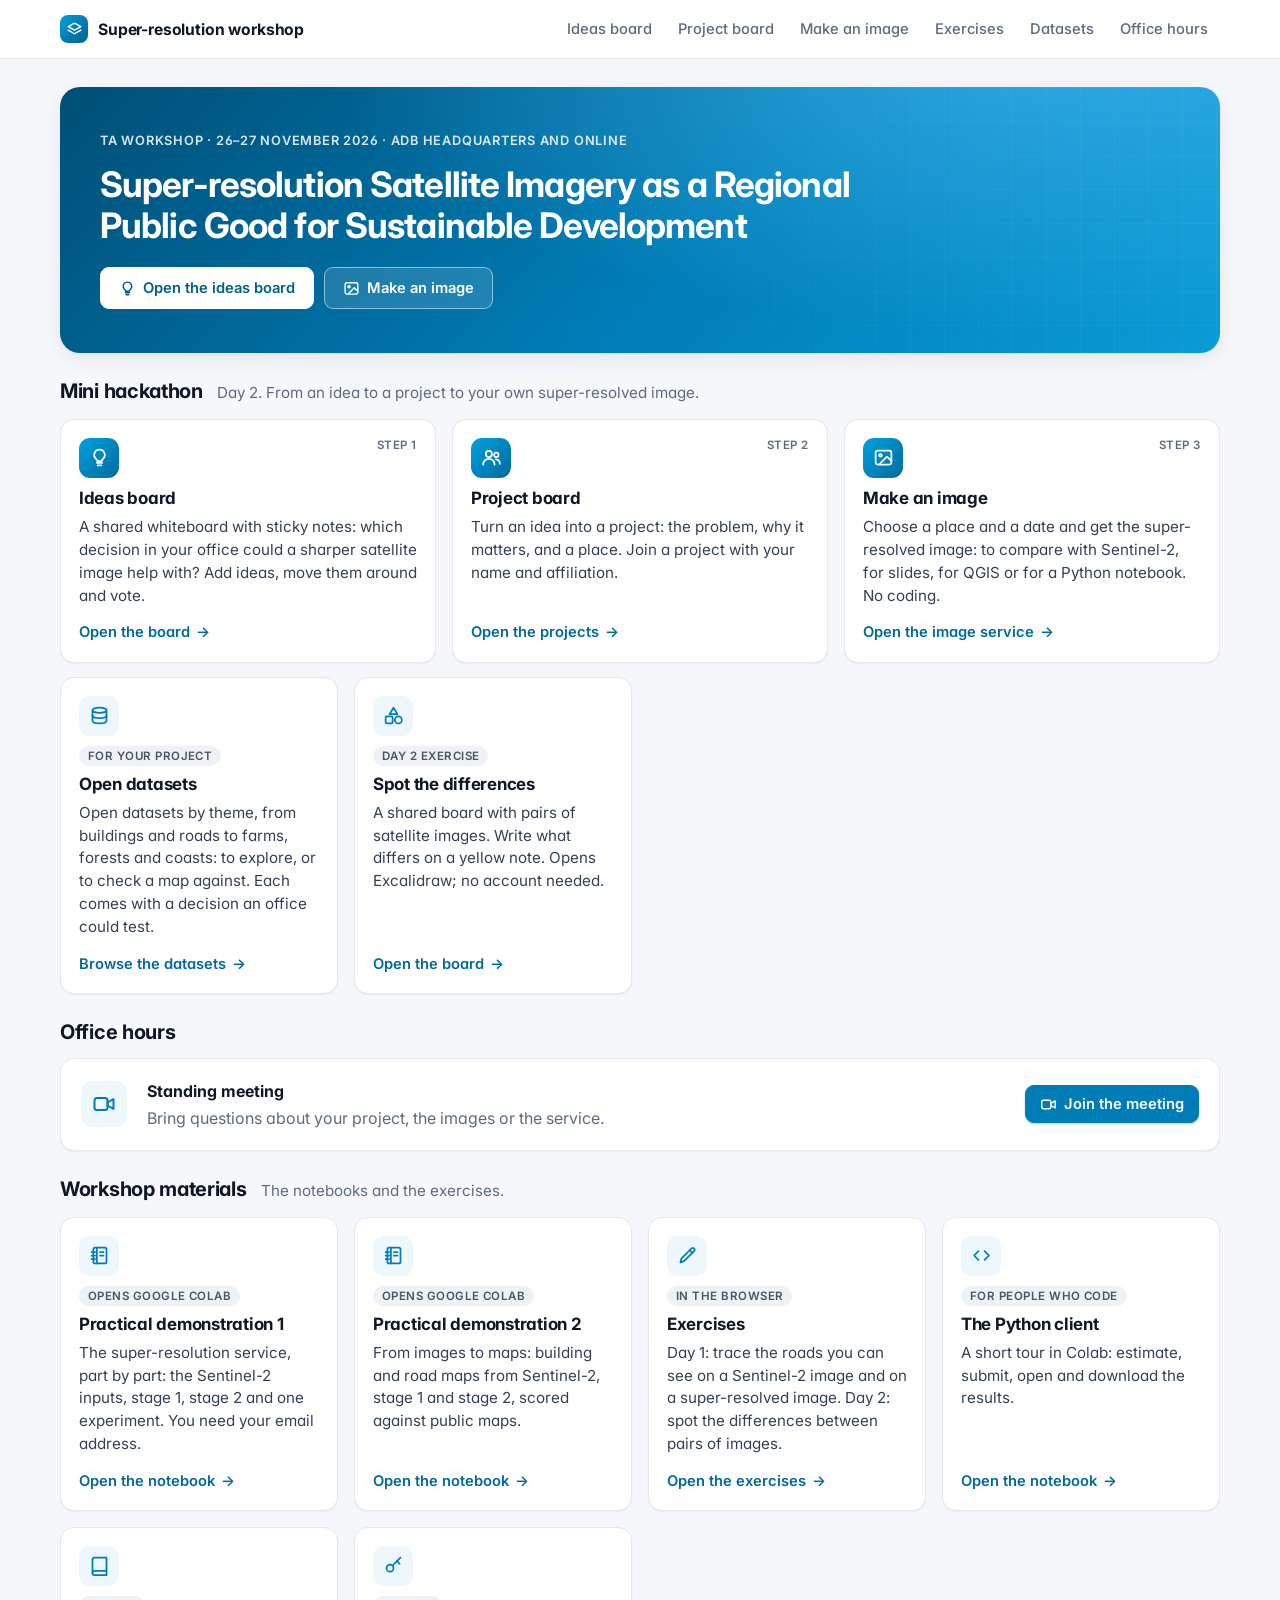
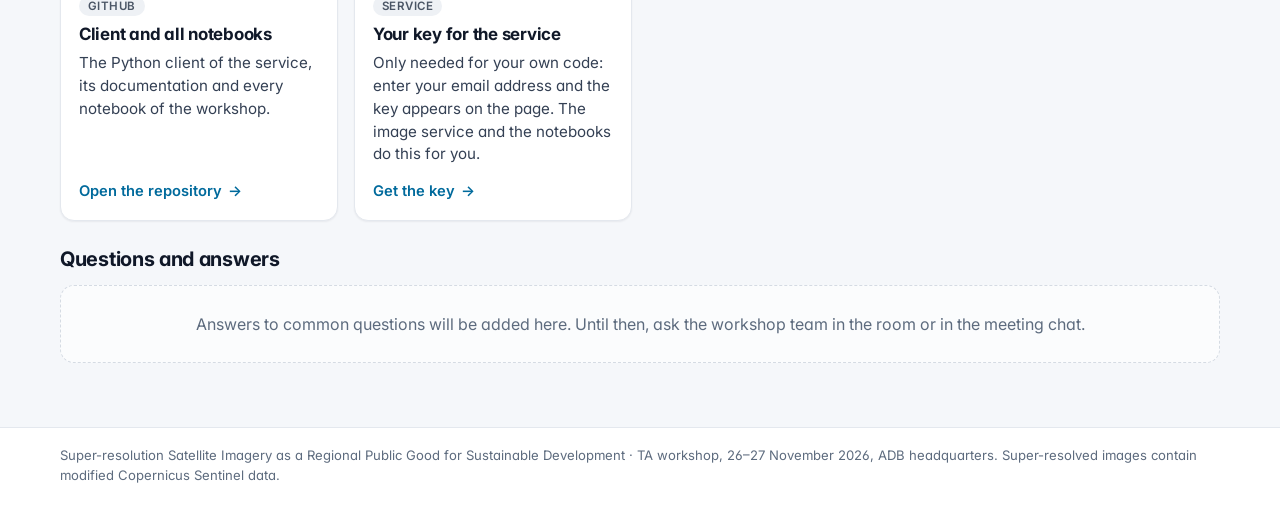
<file: index.html>
<!doctype html>
<html lang="en">
<head>
<meta charset="utf-8">
<meta name="viewport" content="width=device-width,initial-scale=1,viewport-fit=cover">
<title>Super-resolution Satellite Imagery as a Regional Public Good for Sustainable Development</title>
<meta name="description" content="Links for the workshop on super-resolution satellite imagery, 26–27 November 2026: ideas board, project board, image service, open datasets, notebooks, exercises and office hours.">
<link rel="icon" href="data:,">
<link rel="preconnect" href="https://fonts.googleapis.com">
<link rel="preconnect" href="https://fonts.gstatic.com" crossorigin>
<link rel="stylesheet" href="https://fonts.googleapis.com/css2?family=Inter:wght@400;500;600;700&display=swap">
<link rel="stylesheet" href="assets/site.css">
<style>
.hero { position: relative; overflow: hidden; border-radius: 20px; padding: 44px 40px; display: flex; flex-direction: column; gap: 14px; color: #fff;
  background: radial-gradient(1200px 500px at 85% -20%, rgba(87, 200, 255, .55), transparent 60%), linear-gradient(135deg, #004f76 0%, #007db7 55%, #0a9bd6 100%);
  box-shadow: var(--shadow-m); }
.hero::after { content: ""; position: absolute; inset: 0; pointer-events: none; opacity: .5;
  background-image: linear-gradient(rgba(255,255,255,.09) 1px, transparent 1px), linear-gradient(90deg, rgba(255,255,255,.09) 1px, transparent 1px);
  background-size: 34px 34px; mask-image: linear-gradient(100deg, transparent 35%, #000 100%); -webkit-mask-image: linear-gradient(100deg, transparent 35%, #000 100%); }
.hero > * { position: relative; z-index: 1; }
.hero .eyebrow, .hero .eyebrow b { color: rgba(255, 255, 255, .85); }
.hero h1 { color: #fff; font-size: 2.2rem; max-width: none; line-height: 1.15; }
.hero .row { margin-top: 8px; }
.hero .btn { border-color: rgba(255, 255, 255, .5); background: rgba(255, 255, 255, .12); color: #fff; box-shadow: none; min-height: 42px; padding: 9px 18px; }
.hero .btn:hover { background: rgba(255, 255, 255, .22); border-color: #fff; }
.hero .btn.go { background: #fff; color: var(--brand-dark); border-color: #fff; }
.hero .btn.go:hover { background: #eaf6fc; }
section { display: flex; flex-direction: column; gap: 14px; scroll-margin-top: 76px; }
.sec-head { display: flex; flex-wrap: wrap; align-items: baseline; gap: 4px 14px; }
.sec-head p { color: var(--muted); font-size: .95rem; }
#hackathon .tiles.steps-row { grid-template-columns: repeat(auto-fit, minmax(255px, 1fr)); counter-reset: st; }
.steps-row .tile::before { counter-increment: st; content: "Step " counter(st); position: absolute; top: 18px; right: 18px; font: 600 .72rem var(--head);
  letter-spacing: .05em; text-transform: uppercase; color: var(--muted); }
.oh { flex-direction: row; flex-wrap: wrap; align-items: center; gap: 16px 20px; }
.oh .icon { width: 46px; height: 46px; border-radius: 12px; background: var(--wash-soft); color: var(--brand); display: grid; place-items: center; flex: none; }
.oh .icon svg { width: 24px; height: 24px; }
.oh .txt { flex: 1 1 320px; display: flex; flex-direction: column; gap: 3px; }
@media (max-width: 640px) { .hero { padding: 28px 22px; border-radius: 16px; } .hero h1 { font-size: 1.5rem; } }
</style>
</head>
<body>
<header class="top" data-root="" data-page="home"></header>
<main class="wrap">
  <div class="hero">
    <div class="eyebrow">TA workshop · 26–27 November 2026 · ADB headquarters and online</div>
    <h1>Super-resolution Satellite Imagery as a Regional Public Good for Sustainable Development</h1>
    <div class="row">
      <a class="btn go" href="ideas/" data-keep><i data-icon="bulb"></i>Open the ideas board</a>
      <a class="btn" href="sr/"><i data-icon="image"></i>Make an image</a>
    </div>
  </div>

  <section id="hackathon">
    <div class="sec-head"><h2>Mini hackathon</h2><p>Day 2. From an idea to a project to your own super-resolved image.</p></div>
    <div class="tiles steps-row">
      <a class="tile main" href="ideas/" data-keep>
        <span class="icon"><i data-icon="bulb"></i></span>
        <h3>Ideas board</h3>
        <span>A shared whiteboard with sticky notes: which decision in your office could a sharper satellite image help with? Add ideas, move them around and vote.</span>
        <span class="go">Open the board</span>
      </a>
      <a class="tile main" href="projects/" data-keep>
        <span class="icon"><i data-icon="users"></i></span>
        <h3>Project board</h3>
        <span>Turn an idea into a project: the problem, why it matters, and a place. Join a project with your name and affiliation.</span>
        <span class="go">Open the projects</span>
      </a>
      <a class="tile main" href="sr/">
        <span class="icon"><i data-icon="image"></i></span>
        <h3>Make an image</h3>
        <span>Choose a place and a date and get the super-resolved image: to compare with Sentinel-2, for slides, for QGIS or for a Python notebook. No coding.</span>
        <span class="go">Open the image service</span>
      </a>
    </div>
    <div class="tiles">
      <a class="tile" href="datasets/">
        <span class="icon"><i data-icon="data"></i></span>
        <span class="tag grey">For your project</span>
        <h3>Open datasets</h3>
        <span>Open datasets by theme, from buildings and roads to farms, forests and coasts: to explore, or to check a map against. Each comes with a decision an office could test.</span>
        <span class="go">Browse the datasets</span>
      </a>
      <a class="tile" href="https://excalidraw.com/#room=3b9714d4aa1342b0e657,jvy1OCuXChZAedLGoiZDKg" target="_blank" rel="noopener">
        <span class="icon"><i data-icon="shapes"></i></span>
        <span class="tag grey">Day 2 exercise</span>
        <h3>Spot the differences</h3>
        <span>A shared board with pairs of satellite images. Write what differs on a yellow note. Opens Excalidraw; no account needed.</span>
        <span class="go">Open the board</span>
      </a>
    </div>
  </section>

  <section id="office-hours">
    <div class="sec-head"><h2>Office hours</h2></div>
    <div class="panel oh">
      <span class="icon"><i data-icon="video"></i></span>
      <div class="txt">
        <b id="ohWhen">Standing meeting</b>
        <span class="muted" id="ohText">Bring questions about your project, the images or the service.</span>
      </div>
      <a class="btn go" id="ohLink" target="_blank" rel="noopener" hidden><i data-icon="video"></i>Join the meeting</a>
      <span class="tag grey" id="ohSoon">The meeting link follows</span>
    </div>
  </section>

  <section id="materials">
    <div class="sec-head"><h2>Workshop materials</h2><p>The notebooks and the exercises.</p></div>
    <div class="tiles">
      <a class="tile" href="https://colab.research.google.com/github/adb-sr/sr-client/blob/main/notebooks/demo1_super_resolution.ipynb" target="_blank" rel="noopener">
        <span class="icon"><i data-icon="notebook"></i></span>
        <span class="tag grey">Opens Google Colab</span>
        <h3>Practical demonstration 1</h3>
        <span>The super-resolution service, part by part: the Sentinel-2 inputs, stage 1, stage 2 and one experiment. You need your email address.</span>
        <span class="go">Open the notebook</span>
      </a>
      <a class="tile" href="https://colab.research.google.com/github/adb-sr/sr-client/blob/main/notebooks/demo2_use_cases.ipynb" target="_blank" rel="noopener">
        <span class="icon"><i data-icon="notebook"></i></span>
        <span class="tag grey">Opens Google Colab</span>
        <h3>Practical demonstration 2</h3>
        <span>From images to maps: building and road maps from Sentinel-2, stage 1 and stage 2, scored against public maps.</span>
        <span class="go">Open the notebook</span>
      </a>
      <a class="tile" href="exercises/" data-keep>
        <span class="icon"><i data-icon="pen"></i></span>
        <span class="tag grey">In the browser</span>
        <h3>Exercises</h3>
        <span>Day 1: trace the roads you can see on a Sentinel-2 image and on a super-resolved image. Day 2: spot the differences between pairs of images.</span>
        <span class="go">Open the exercises</span>
      </a>
      <a class="tile" href="https://colab.research.google.com/github/adb-sr/sr-client/blob/main/notebooks/workshop.ipynb" target="_blank" rel="noopener">
        <span class="icon"><i data-icon="code"></i></span>
        <span class="tag grey">For people who code</span>
        <h3>The Python client</h3>
        <span>A short tour in Colab: estimate, submit, open and download the results.</span>
        <span class="go">Open the notebook</span>
      </a>
      <a class="tile" href="https://github.com/adb-sr/sr-client" target="_blank" rel="noopener">
        <span class="icon"><i data-icon="book"></i></span>
        <span class="tag grey">GitHub</span>
        <h3>Client and all notebooks</h3>
        <span>The Python client of the service, its documentation and every notebook of the workshop.</span>
        <span class="go">Open the repository</span>
      </a>
      <a class="tile" id="keyLink" href="#" target="_blank" rel="noopener">
        <span class="icon"><i data-icon="key"></i></span>
        <span class="tag grey">Service</span>
        <h3>Your key for the service</h3>
        <span>Only needed for your own code: enter your email address and the key appears on the page. The image service and the notebooks do this for you.</span>
        <span class="go">Get the key</span>
      </a>
    </div>
  </section>

  <section id="faq">
    <div class="sec-head"><h2>Questions and answers</h2></div>
    <div class="empty">Answers to common questions will be added here. Until then, ask the workshop team in the room or in the meeting chat.</div>
  </section>
</main>
<footer class="foot"></footer>
<script src="config.js"></script>
<script src="assets/site.js"></script>
<script>
// keep a rehearsal session (?s=name) on the links to the boards and exercises
const keep = location.search.match(/[?&]s=[\w-]+/);
if (keep) for (const a of document.querySelectorAll("a[data-keep]")) a.href += "?" + keep[0].slice(1);
// links that come from config.js
$("keyLink").href = SR_SERVICE + "/signup";
const oh = safeUrl(OFFICE_HOURS.url);
if (oh) { $("ohLink").href = oh; $("ohLink").hidden = false; $("ohSoon").hidden = true; }
if (OFFICE_HOURS.when) $("ohWhen").textContent = OFFICE_HOURS.when;
if (CONTACT.email || CONTACT.name) {
  const p = $("ohText"); p.append(" You can also write to ");
  p.append(CONTACT.email ? el("a", { href: "mailto:" + CONTACT.email, text: CONTACT.name || CONTACT.email }) : CONTACT.name, ".");
}
</script>
</body>
</html>
</file>
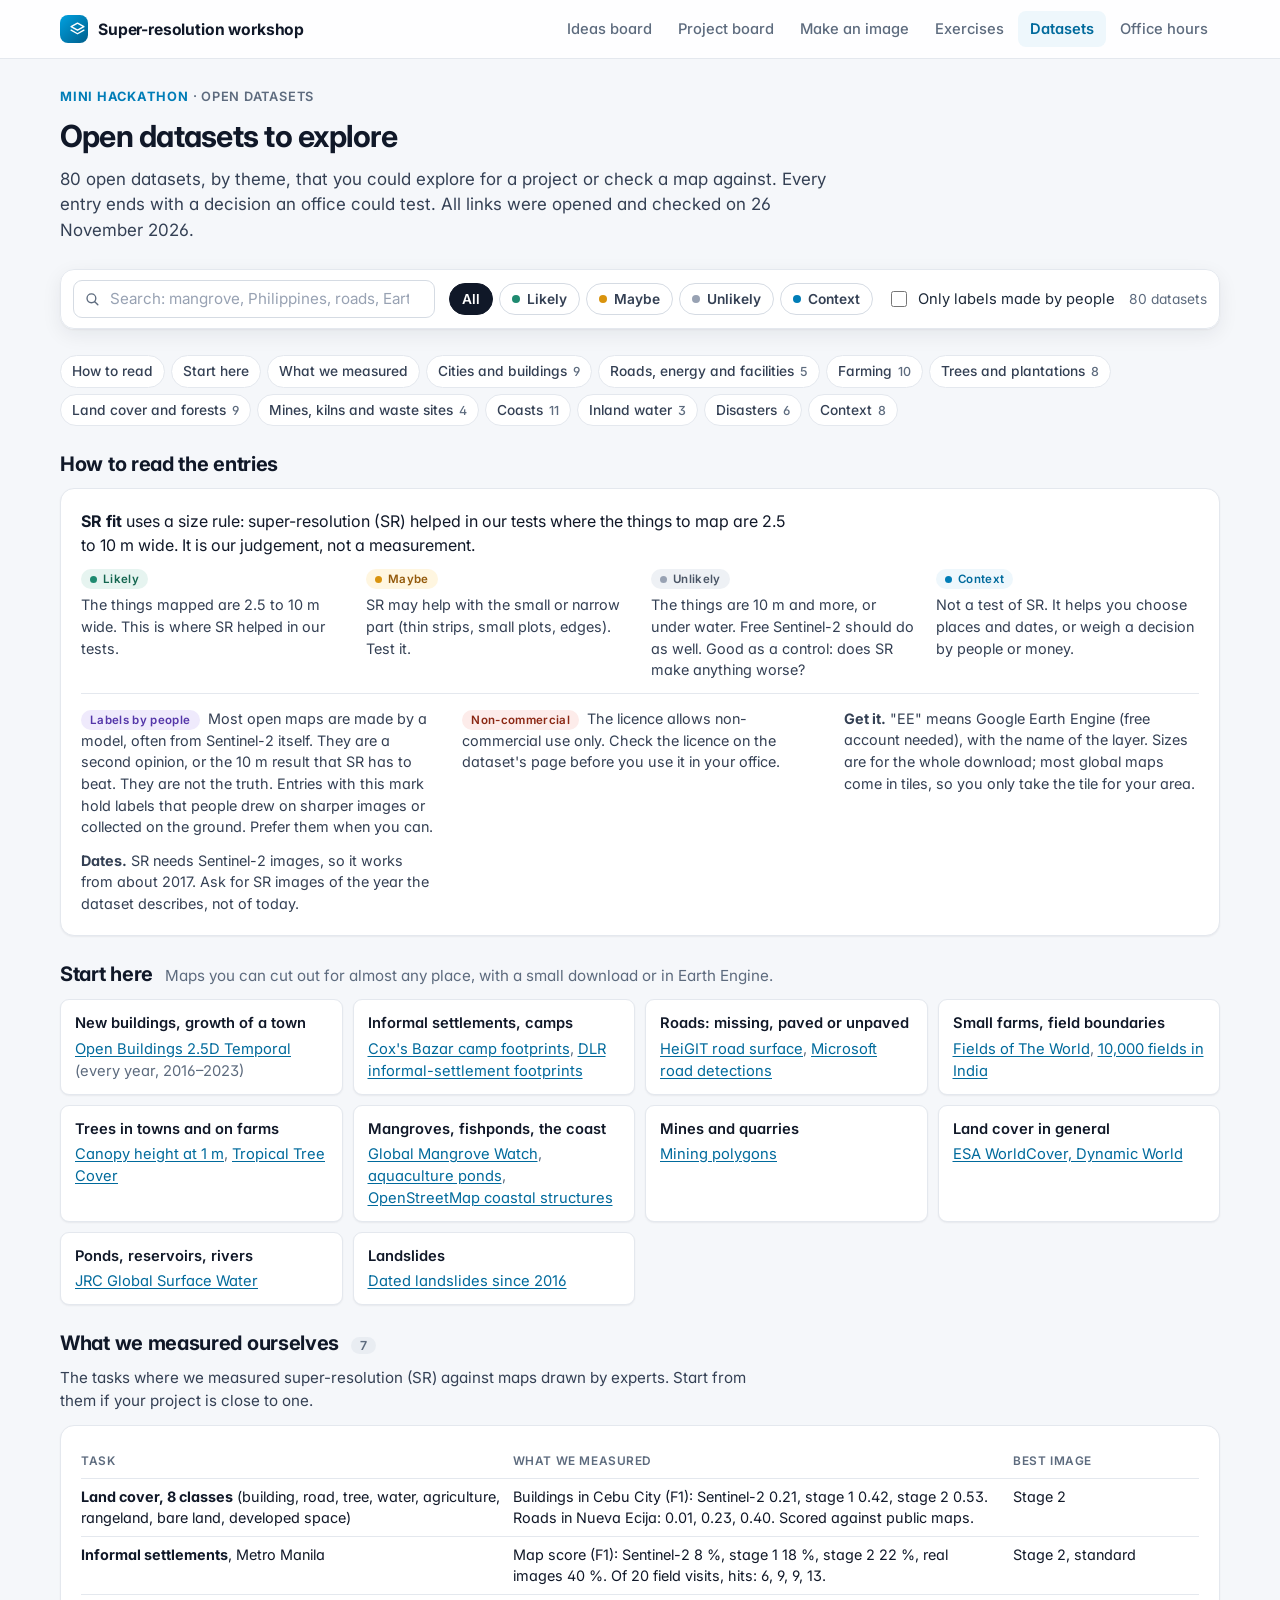
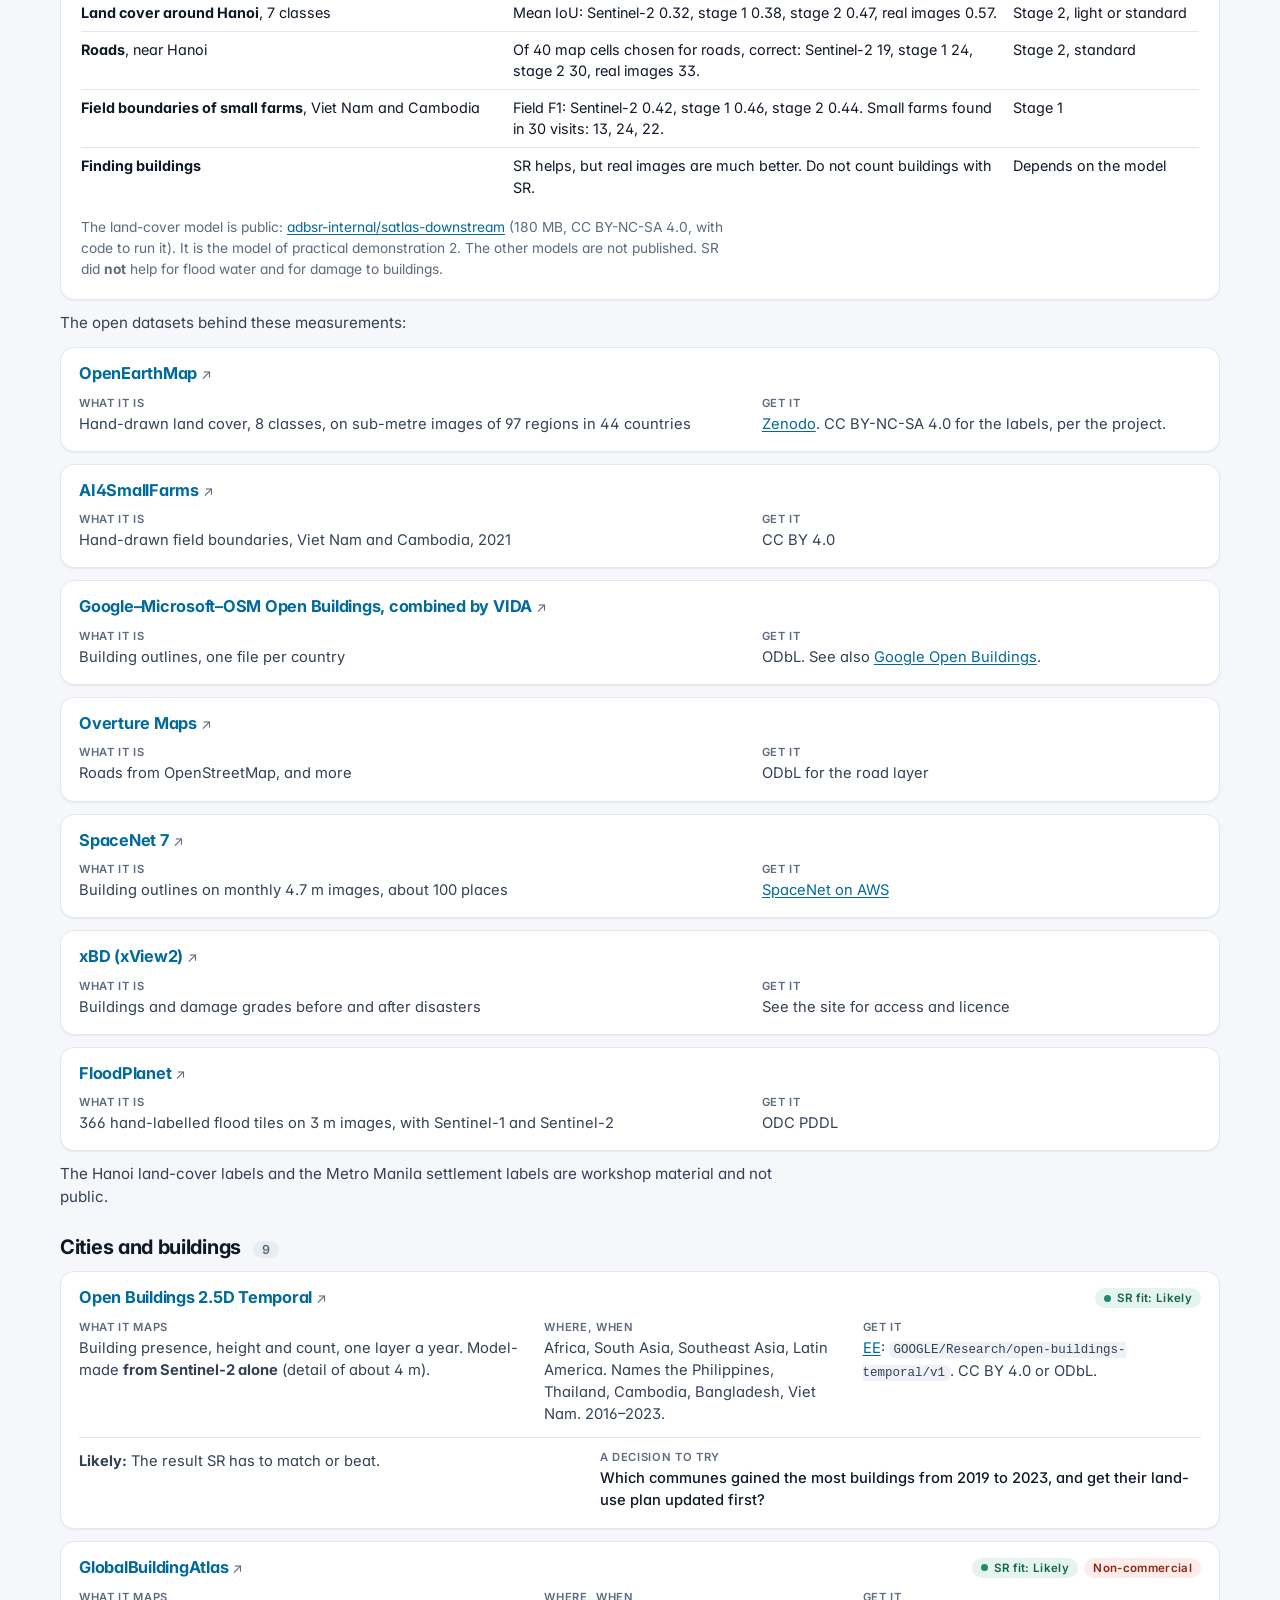
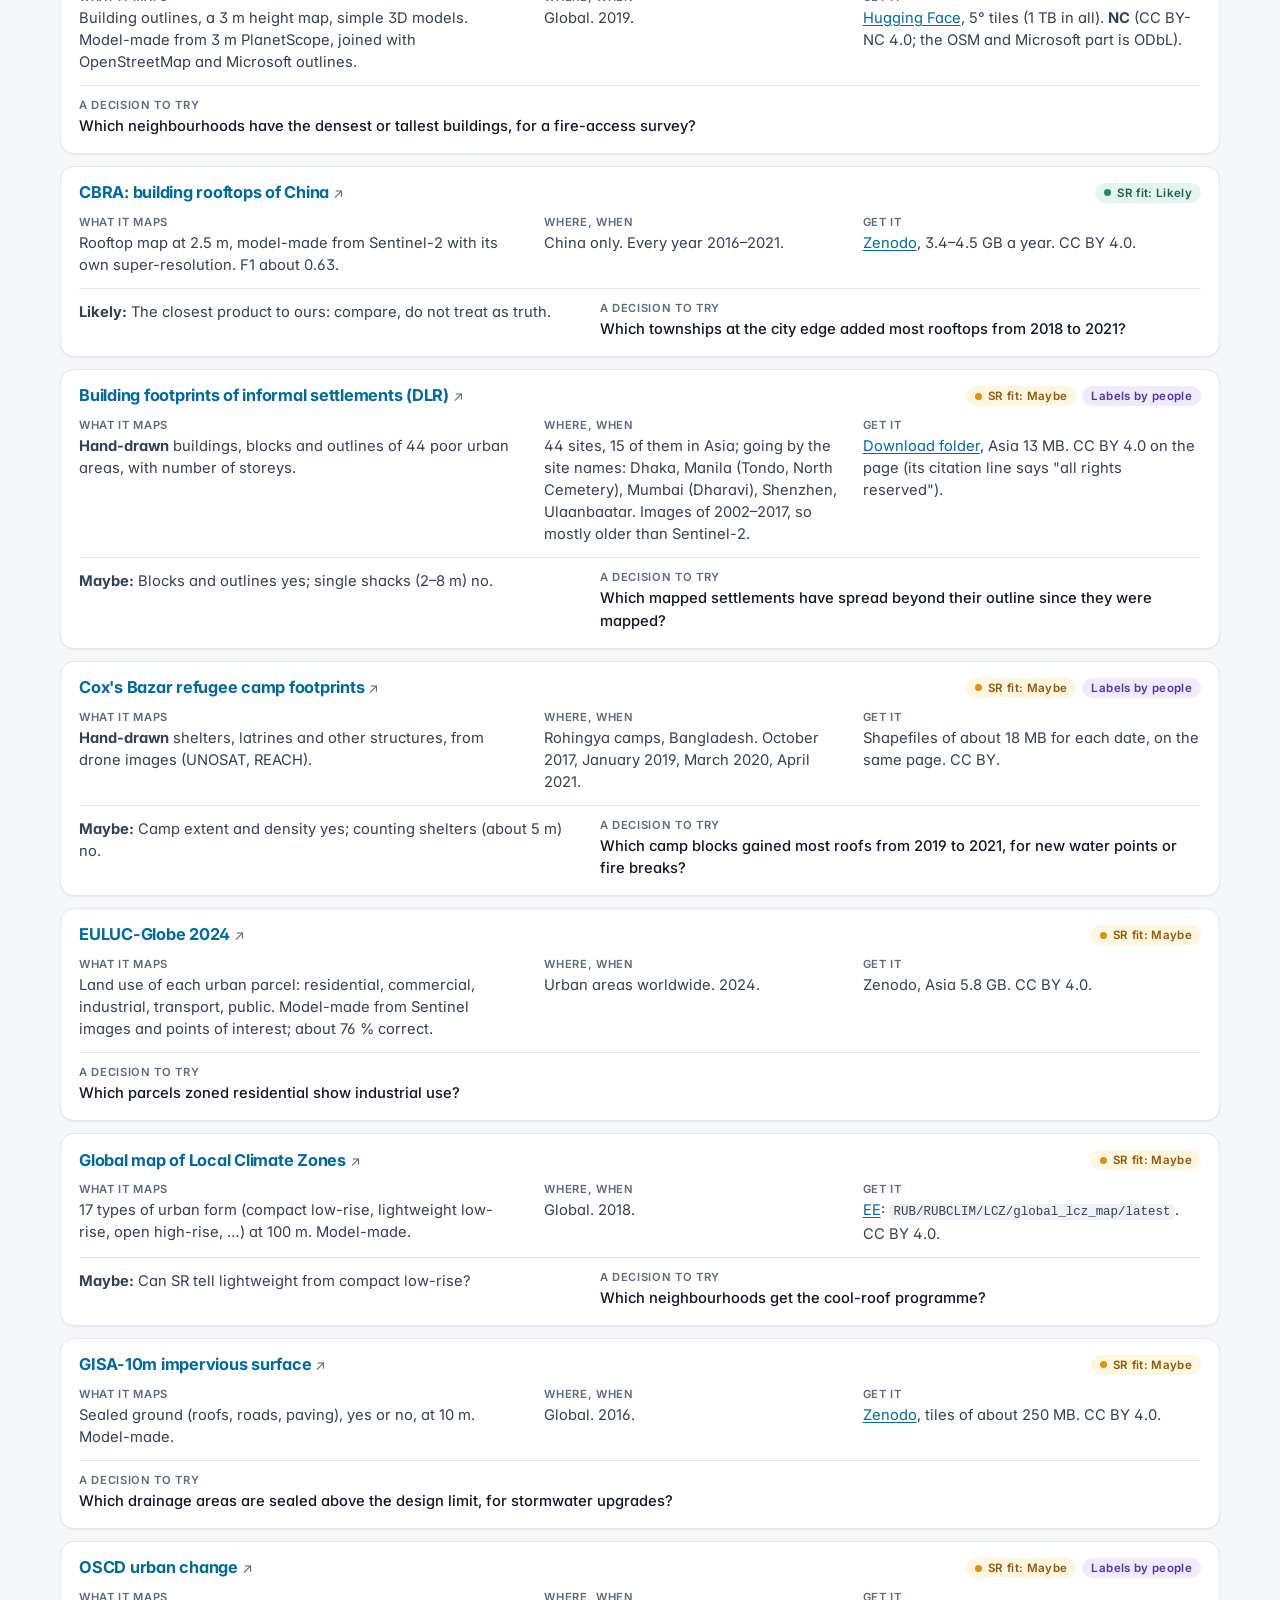
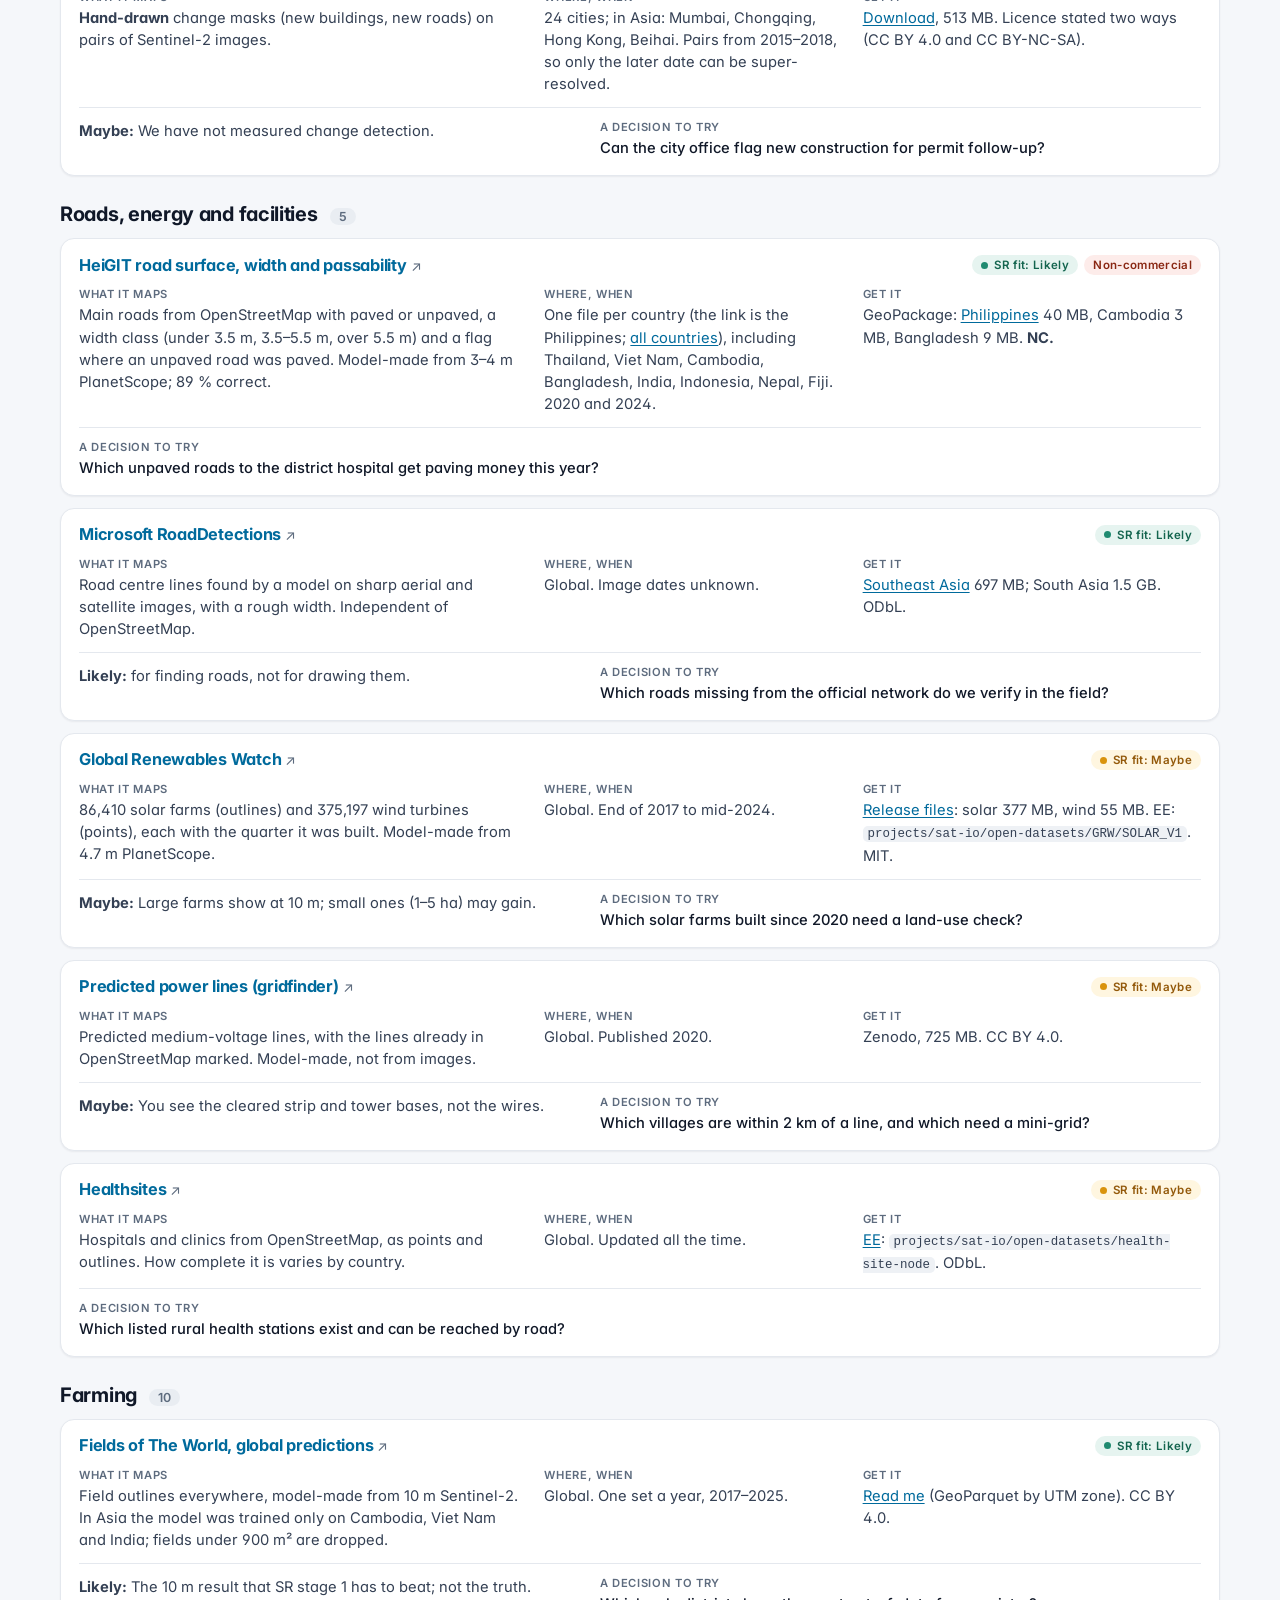
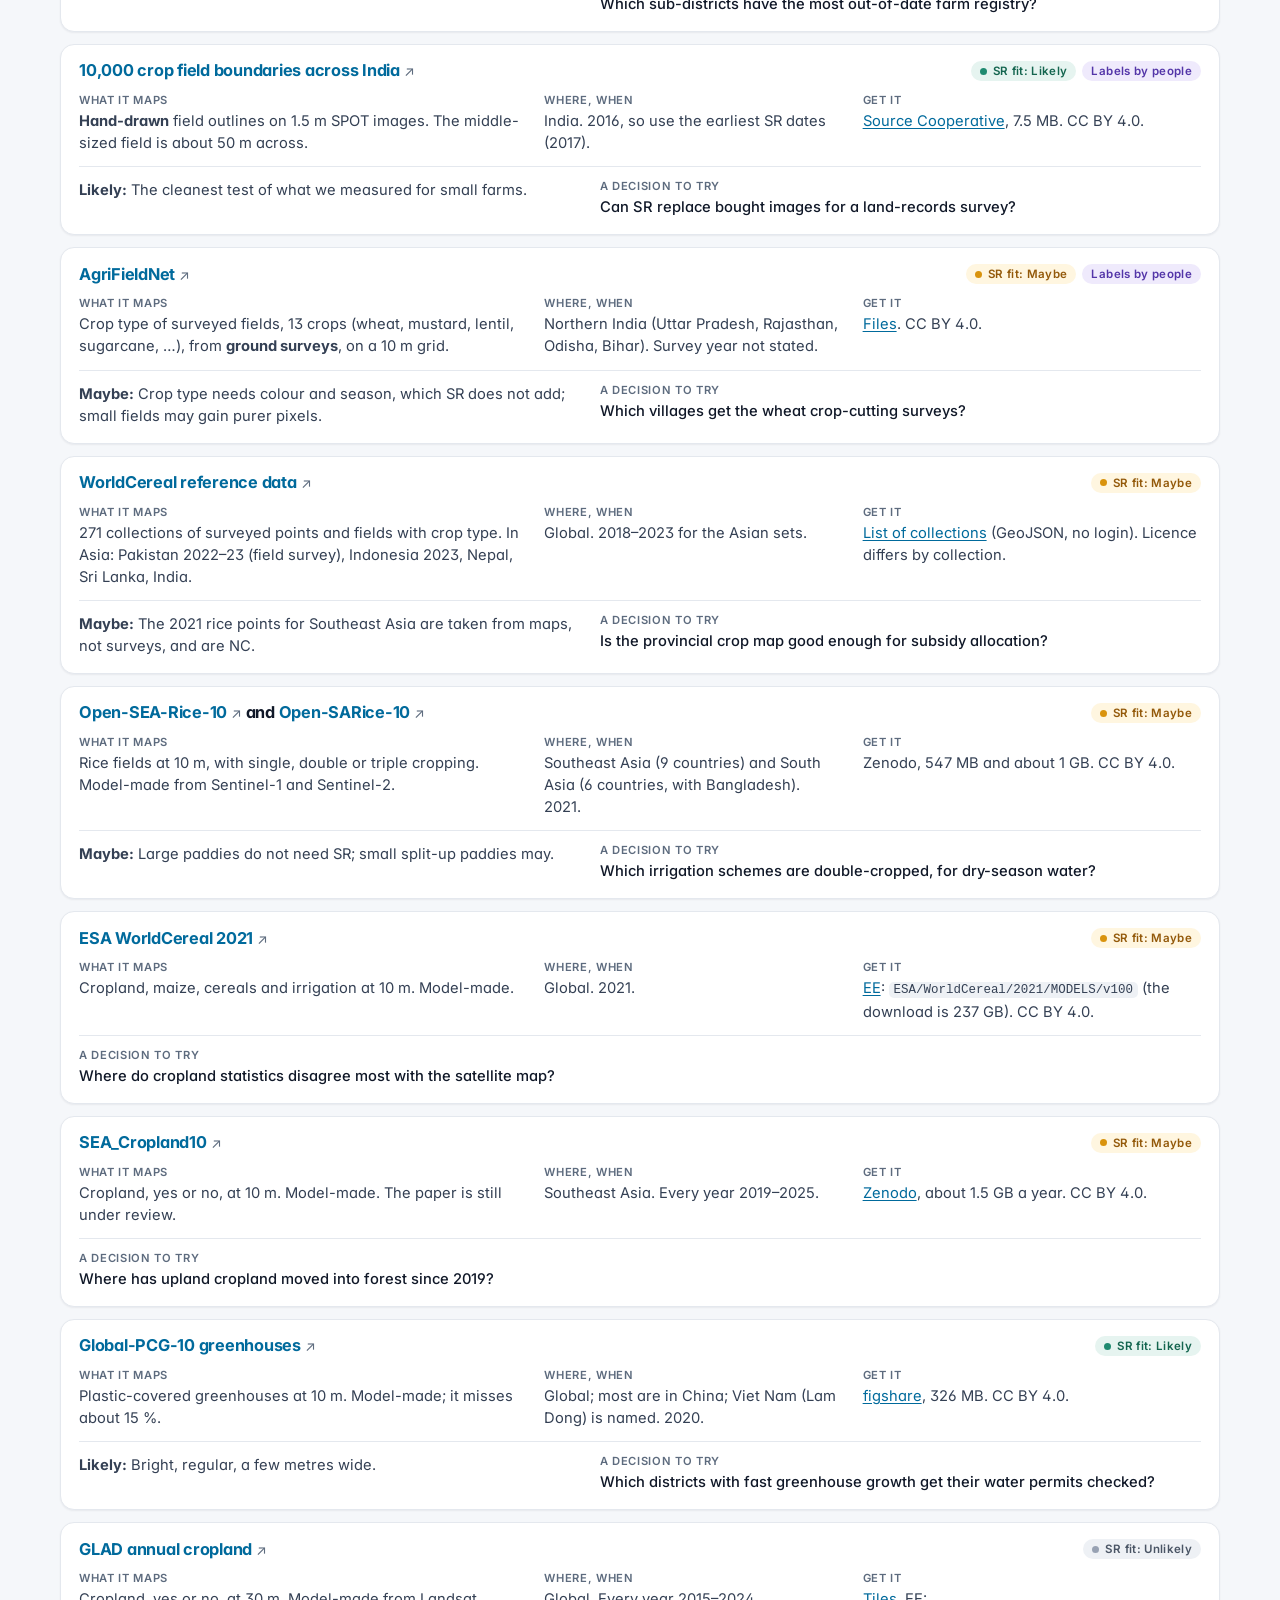
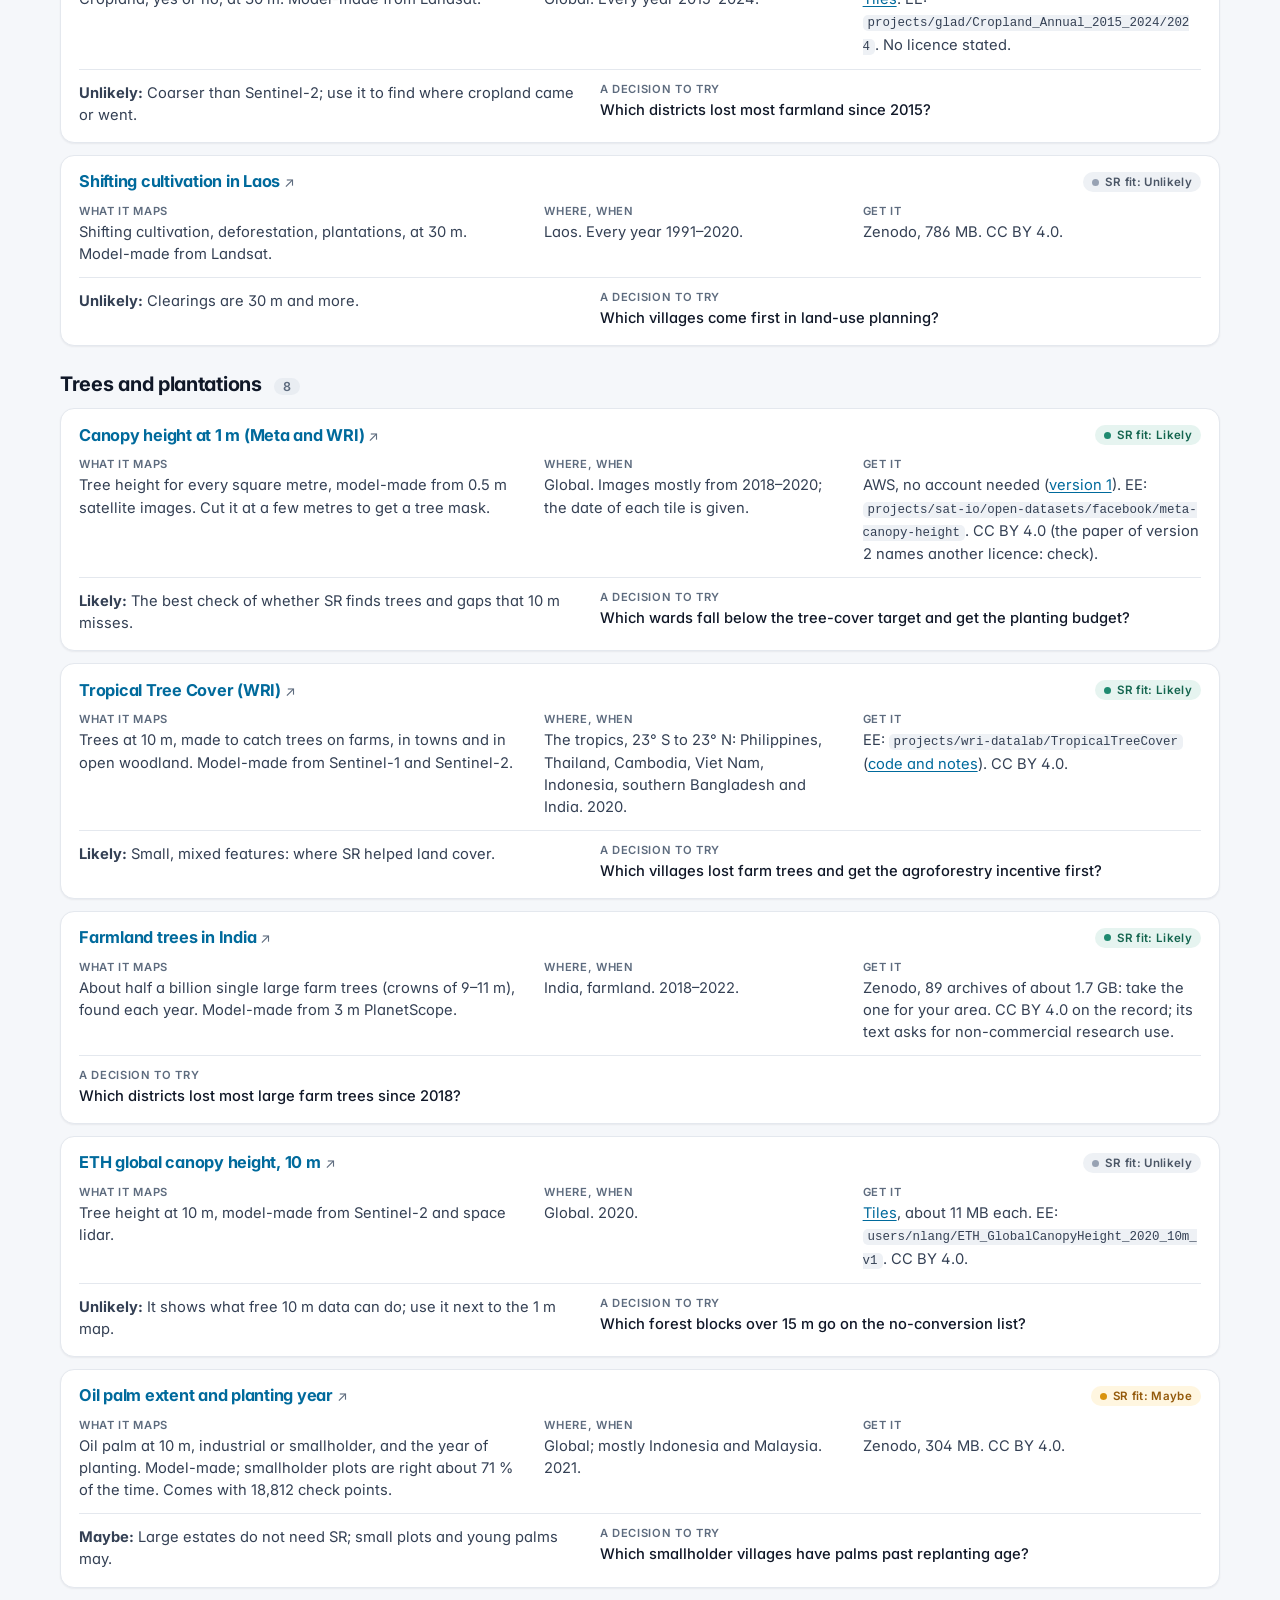
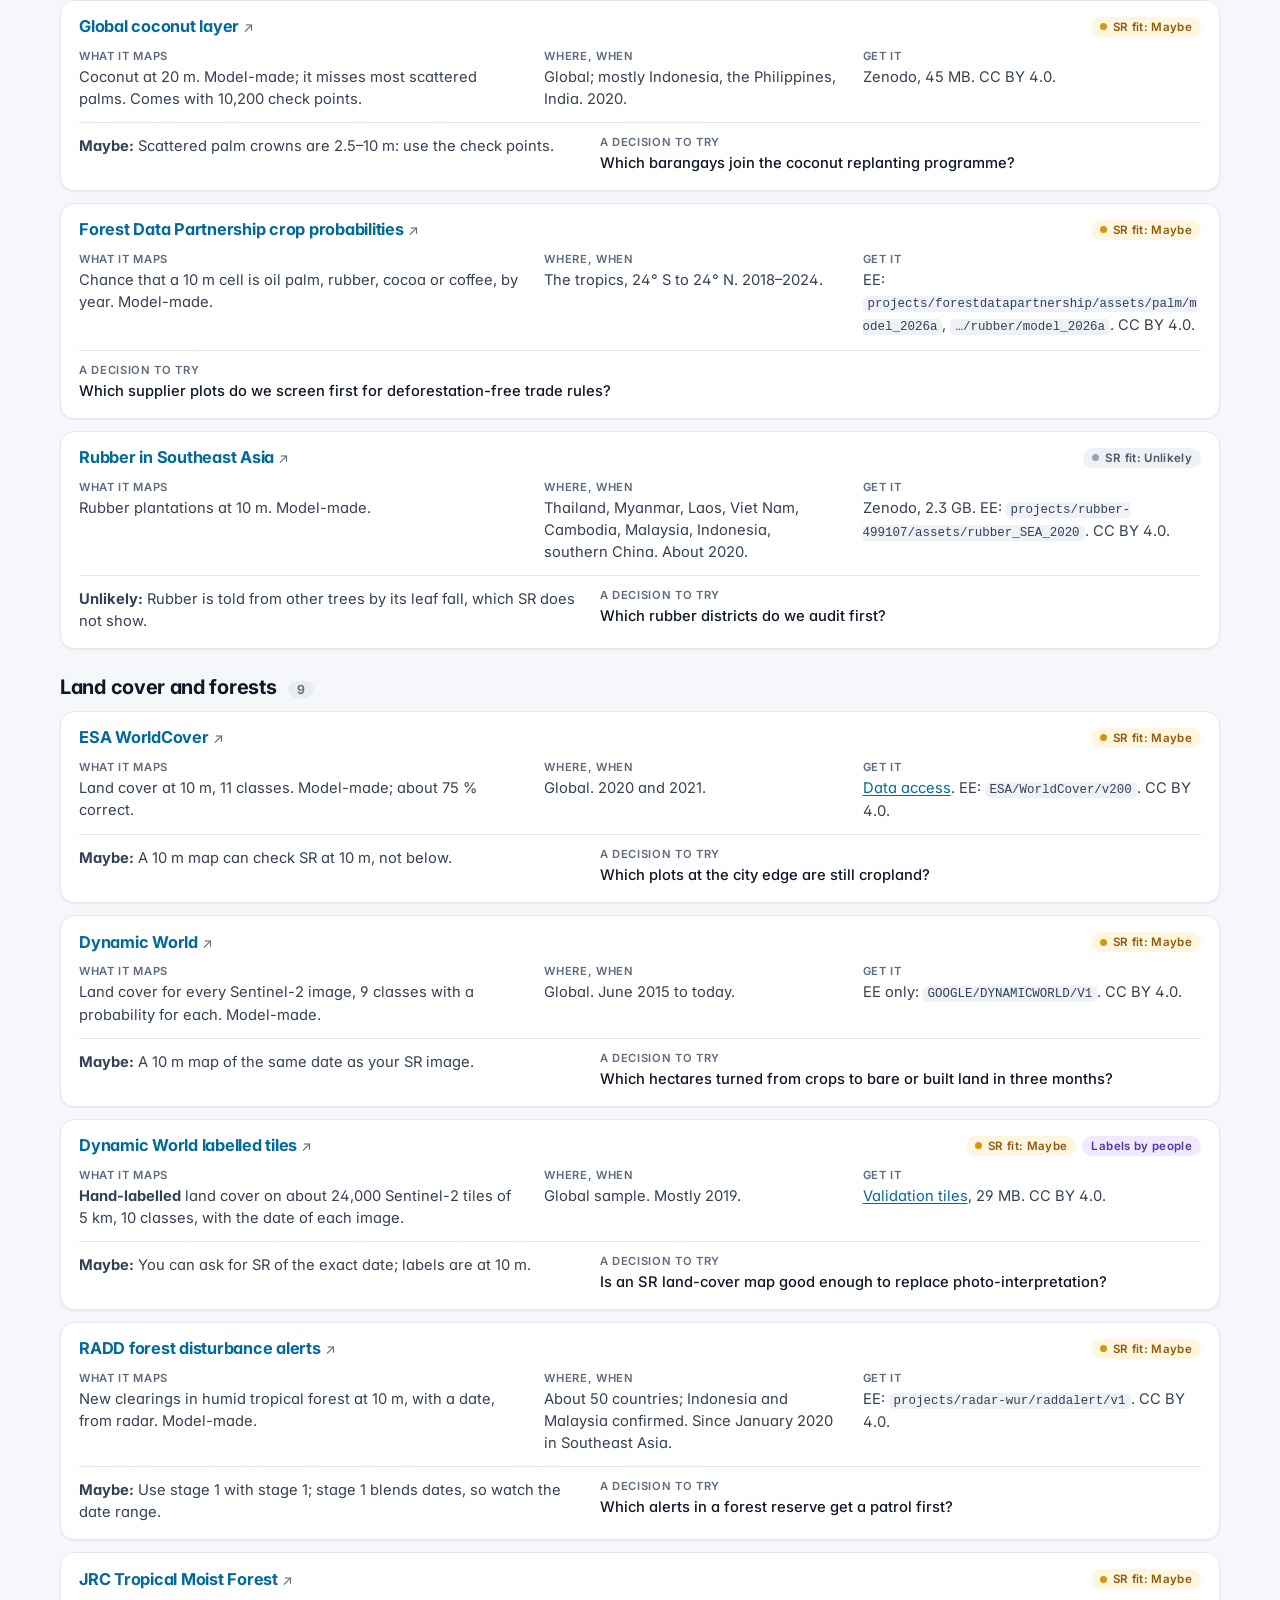
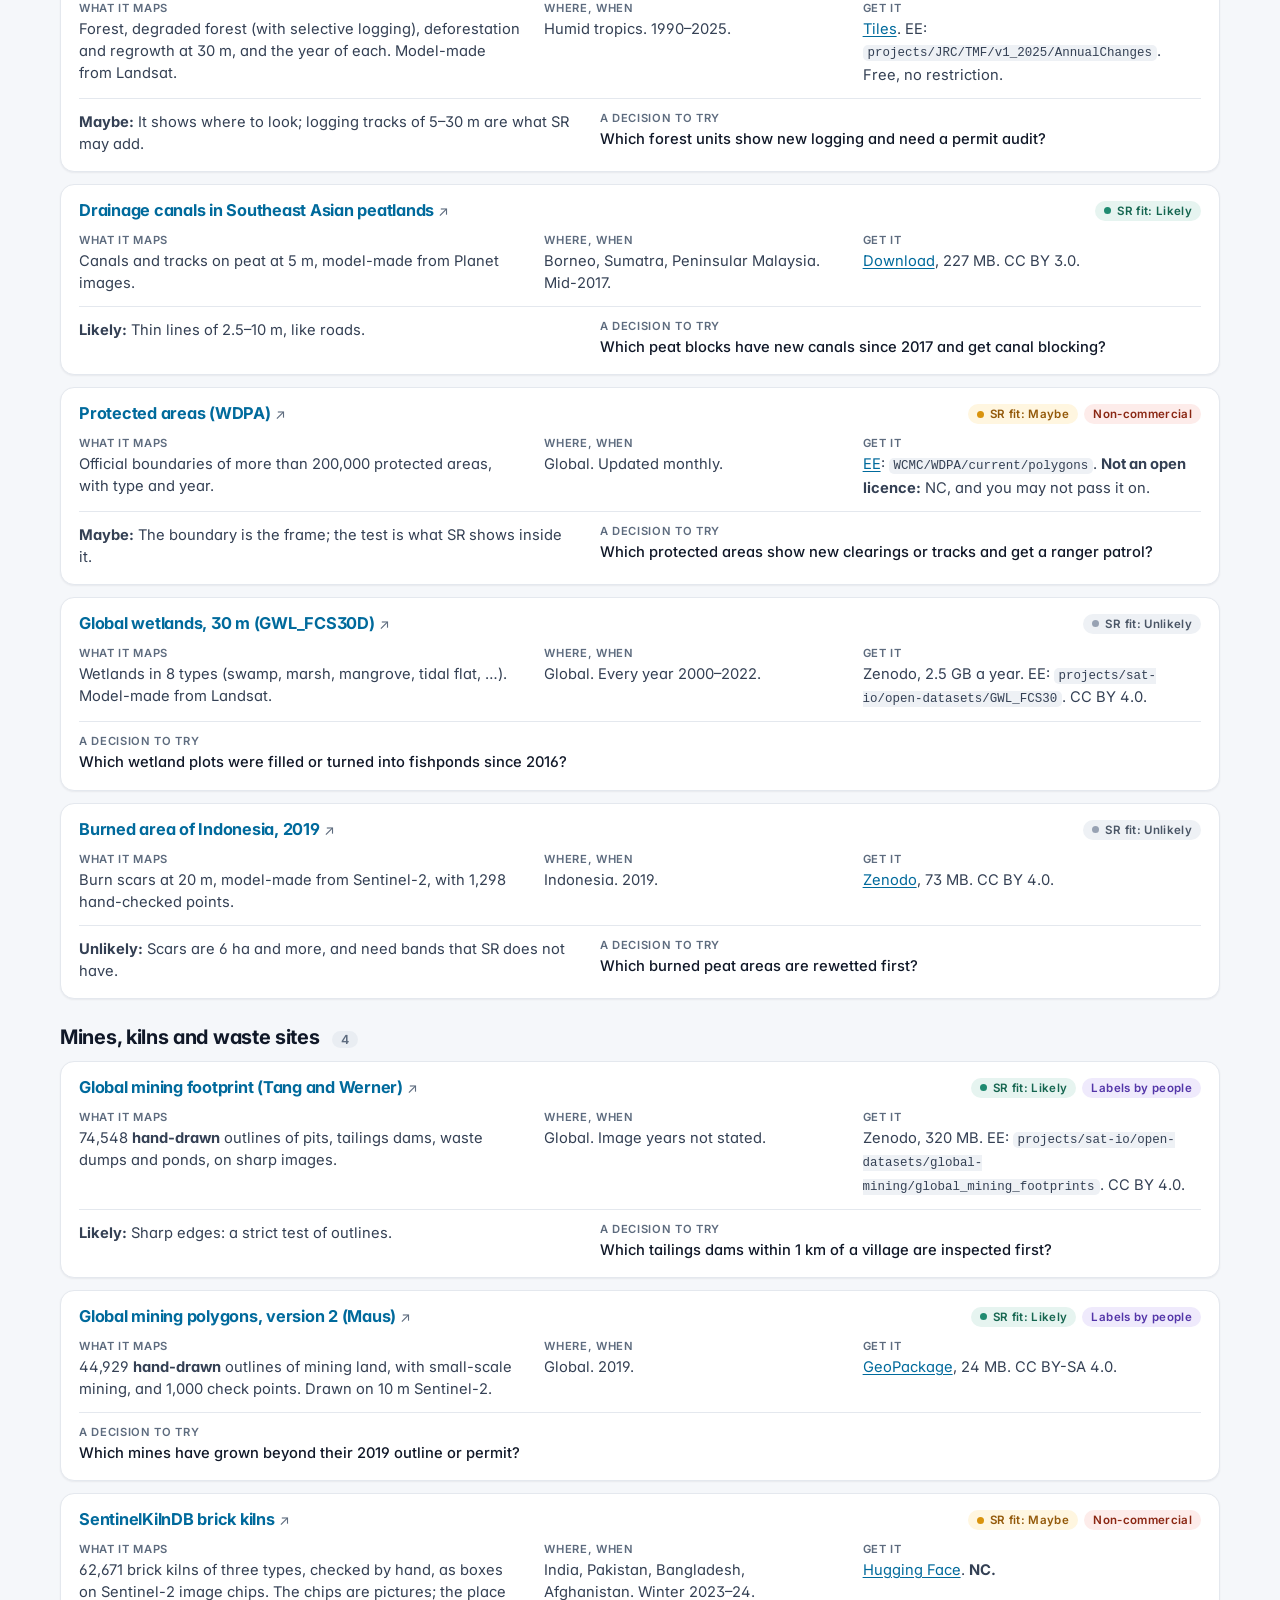
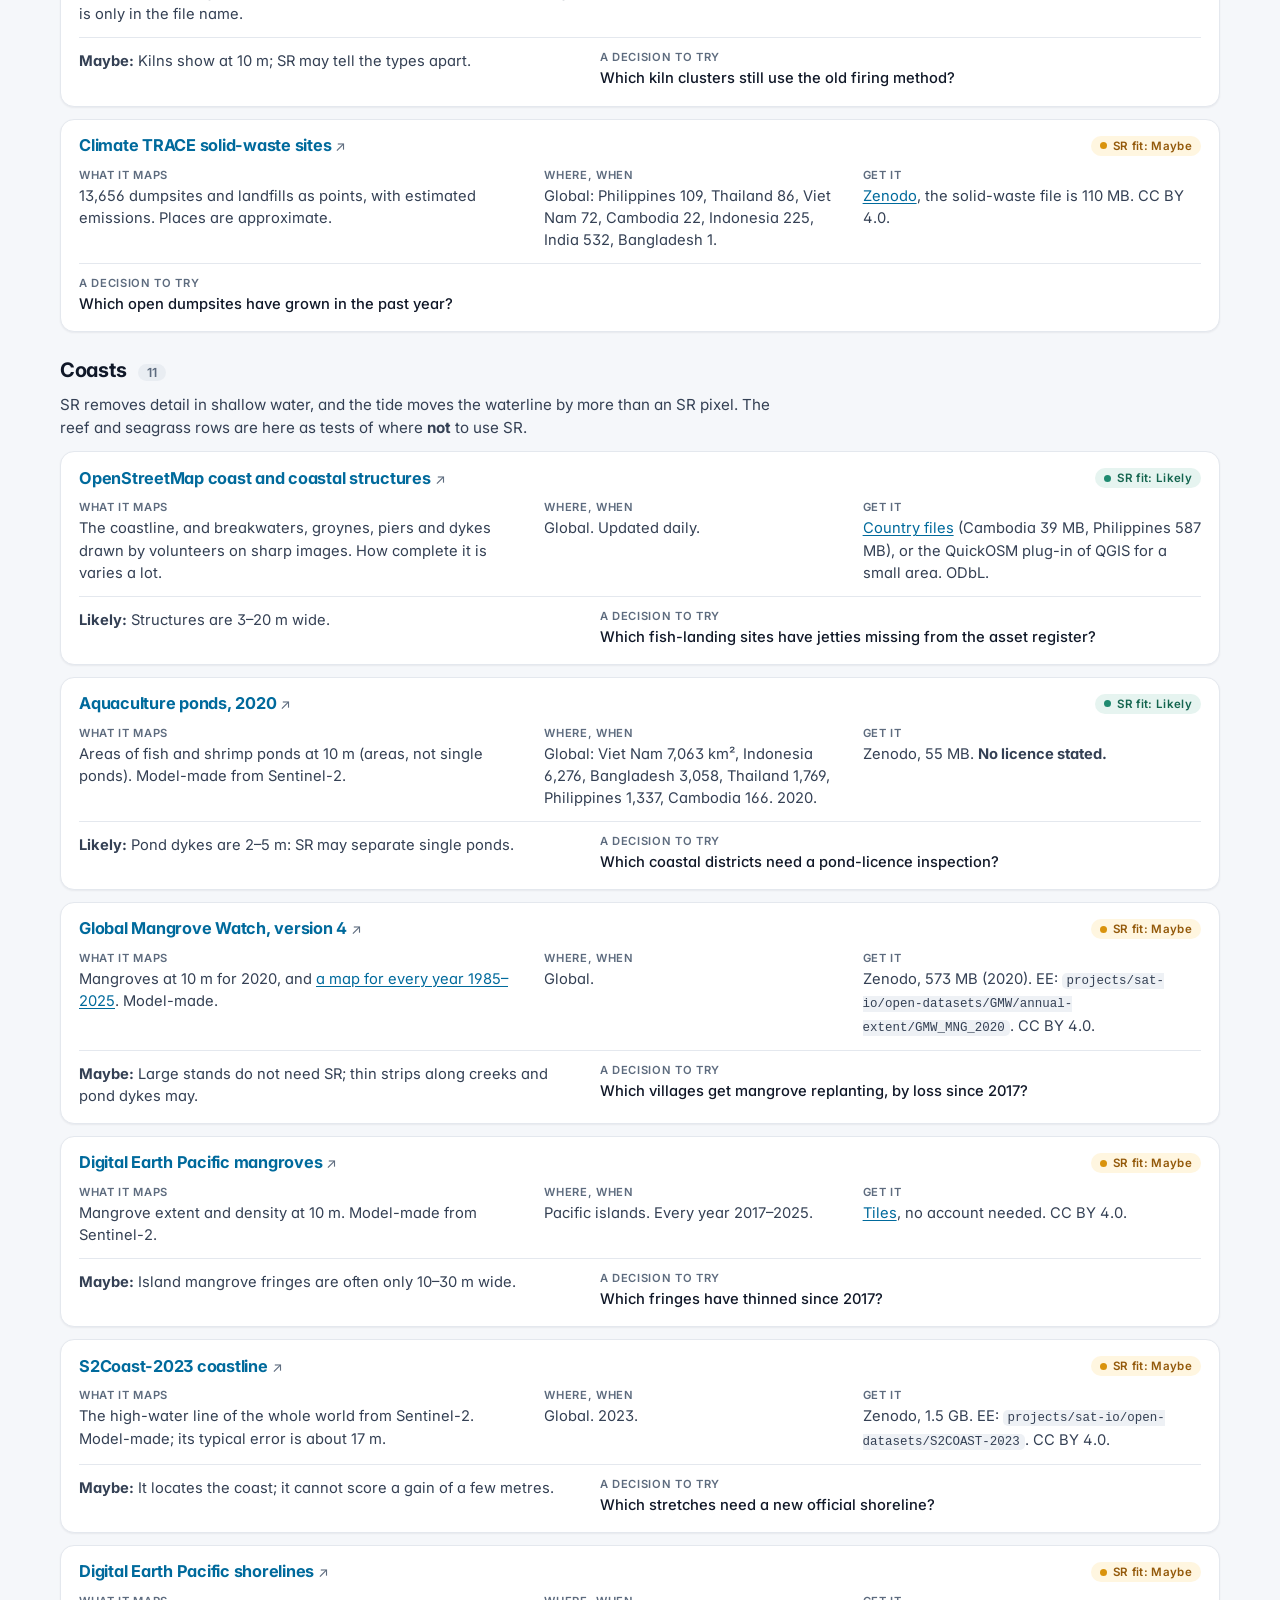
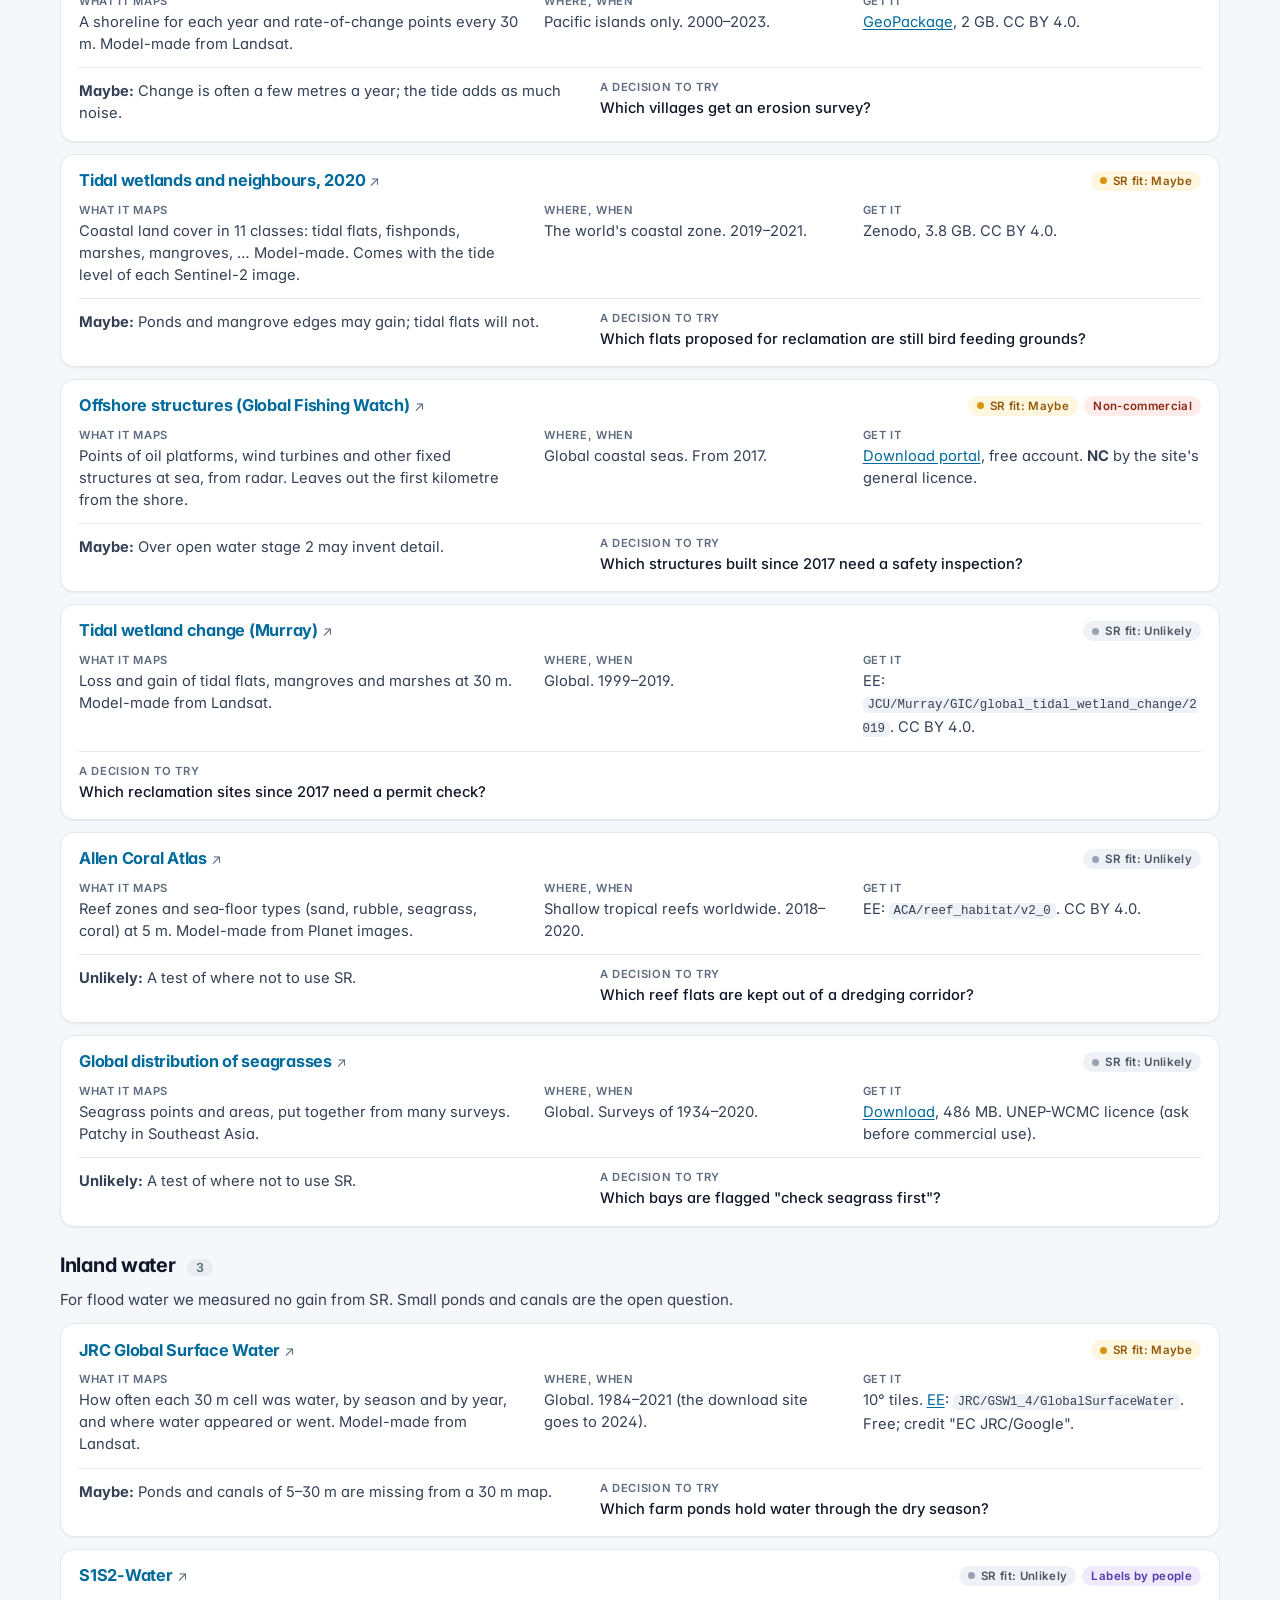
<file: datasets/index.html>
<!doctype html>
<html lang="en">
<head>
<meta charset="utf-8">
<meta name="viewport" content="width=device-width,initial-scale=1,viewport-fit=cover">
<title>Open datasets · Super-resolution workshop</title>
<meta name="description" content="80 open datasets by theme to explore for a project or to check a map against, each with a decision an office could test.">
<link rel="icon" href="data:,">
<link rel="preconnect" href="https://fonts.googleapis.com">
<link rel="preconnect" href="https://fonts.gstatic.com" crossorigin>
<link rel="stylesheet" href="https://fonts.googleapis.com/css2?family=Inter:wght@400;500;600;700&display=swap">
<link rel="stylesheet" href="../assets/site.css">
<link rel="stylesheet" href="datasets.css">
</head>
<body>
<!-- Built by build_datasets.py from notebooks/hackathon/DATASETS.md of the sr-client repo. Change the list there and build again. -->
<header class="top" data-root="../" data-page="datasets"></header>
<main class="wrap">
  <div class="stack">
    <div class="eyebrow"><b>Mini hackathon</b> · Open datasets</div>
    <h1>Open datasets to explore</h1>
    <p class="lead">80 open datasets, by theme, that you could explore for a project or check a map against. Every entry ends with a decision an office could test. All links were opened and checked on 26 November 2026.</p>
  </div>

  <div class="finder" id="finder">
    <label class="search"><span class="sr-only">Search the datasets</span><i data-icon="search"></i><input id="q" type="search" placeholder="Search: mangrove, Philippines, roads, Earth Engine …" autocomplete="off"></label>
    <div class="chips" role="group" aria-label="Show by SR fit">
      <button type="button" class="chip on" data-fit="">All</button>
      <button type="button" class="chip likely" data-fit="likely">Likely</button>
      <button type="button" class="chip maybe" data-fit="maybe">Maybe</button>
      <button type="button" class="chip unlikely" data-fit="unlikely">Unlikely</button>
      <button type="button" class="chip context" data-fit="context">Context</button>
    </div>
    <label class="check"><input type="checkbox" id="people">Only labels made by people</label>
    <span class="small" id="count" aria-live="polite"></span>
  </div>

  <nav class="themes" aria-label="Themes">
    <a href="#how">How to read</a><a href="#start">Start here</a><a href="#measured">What we measured</a>
    <a href="#cities-and-buildings">Cities and buildings <span>9</span></a><a href="#roads-energy-and-facilities">Roads, energy and facilities <span>5</span></a><a href="#farming">Farming <span>10</span></a><a href="#trees-and-plantations">Trees and plantations <span>8</span></a><a href="#land-cover-and-forests">Land cover and forests <span>9</span></a><a href="#mines-kilns-and-waste-sites">Mines, kilns and waste sites <span>4</span></a><a href="#coasts">Coasts <span>11</span></a><a href="#inland-water">Inland water <span>3</span></a><a href="#disasters">Disasters <span>6</span></a><a href="#context-people-money-risk">Context <span>8</span></a>
  </nav>

  <section id="how">
    <div class="sec-head"><h2>How to read the entries</h2></div>
    <div class="panel flat">
      <p><b>SR fit</b> uses a size rule: super-resolution (SR) helped in our tests where the things to map are 2.5 to 10 m wide. It is our judgement, not a measurement.</p>
      <div class="legend">
        <div><span class="fit likely">Likely</span><span>The things mapped are 2.5 to 10 m wide. This is where SR helped in our tests.</span></div>
        <div><span class="fit maybe">Maybe</span><span>SR may help with the small or narrow part (thin strips, small plots, edges). Test it.</span></div>
        <div><span class="fit unlikely">Unlikely</span><span>The things are 10 m and more, or under water. Free Sentinel-2 should do as well. Good as a control: does SR make anything worse?</span></div>
        <div><span class="fit context">Context</span><span>Not a test of SR. It helps you choose places and dates, or weigh a decision by people or money.</span></div>
      </div>
      <div class="notes">
        <p><span class="mark people">Labels by people</span> Most open maps are made by a model, often from Sentinel-2 itself. They are a second opinion, or the 10 m result that SR has to beat. They are not the truth. Entries with this mark hold labels that people drew on sharper images or collected on the ground. Prefer them when you can.</p>
        <p><span class="mark nc">Non-commercial</span> The licence allows non-commercial use only. Check the licence on the dataset's page before you use it in your office.</p>
        <p><b>Get it.</b> "EE" means Google Earth Engine (free account needed), with the name of the layer. Sizes are for the whole download; most global maps come in tiles, so you only take the tile for your area.</p>
        <p><b>Dates.</b> SR needs Sentinel-2 images, so it works from about 2017. Ask for SR images of the year the dataset describes, not of today.</p>
      </div>
    </div>
  </section>

  <section id="start">
    <div class="sec-head"><h2>Start here</h2><p>Maps you can cut out for almost any place, with a small download or in Earth Engine.</p></div>
    <div class="picks">
      <div class="pick"><b>New buildings, growth of a town</b><span><a href="#d-open-buildings-25d-temporal">Open Buildings 2.5D Temporal</a> (every year, 2016–2023)</span></div>
      <div class="pick"><b>Informal settlements, camps</b><span><a href="#d-coxs-bazar-refugee-camp-footprints">Cox's Bazar camp footprints</a>, <a href="#d-building-footprints-of-informal-settlements-dlr">DLR informal-settlement footprints</a></span></div>
      <div class="pick"><b>Roads: missing, paved or unpaved</b><span><a href="#d-heigit-road-surface-width-and-passability">HeiGIT road surface</a>, <a href="#d-microsoft-roaddetections">Microsoft road detections</a></span></div>
      <div class="pick"><b>Small farms, field boundaries</b><span><a href="#d-fields-of-the-world-global-predictions">Fields of The World</a>, <a href="#d-10000-crop-field-boundaries-across-india">10,000 fields in India</a></span></div>
      <div class="pick"><b>Trees in towns and on farms</b><span><a href="#d-canopy-height-at-1-m-meta-and-wri">Canopy height at 1 m</a>, <a href="#d-tropical-tree-cover-wri">Tropical Tree Cover</a></span></div>
      <div class="pick"><b>Mangroves, fishponds, the coast</b><span><a href="#d-global-mangrove-watch-version-4">Global Mangrove Watch</a>, <a href="#d-aquaculture-ponds-2020">aquaculture ponds</a>, <a href="#d-openstreetmap-coast-and-coastal-structures">OpenStreetMap coastal structures</a></span></div>
      <div class="pick"><b>Mines and quarries</b><span><a href="#d-global-mining-polygons-version-2-maus">Mining polygons</a></span></div>
      <div class="pick"><b>Land cover in general</b><span><a href="#land-cover-and-forests">ESA WorldCover, Dynamic World</a></span></div>
      <div class="pick"><b>Ponds, reservoirs, rivers</b><span><a href="#d-jrc-global-surface-water">JRC Global Surface Water</a></span></div>
      <div class="pick"><b>Landslides</b><span><a href="#d-dated-landslides-since-2016-gfz">Dated landslides since 2016</a></span></div>
    </div>
  </section>

  <div class="empty" id="none" hidden>No dataset matches. Try another word, or choose "All".</div>

<section class="theme" id="measured">
<div class="sec-head"><h2>What we measured ourselves</h2><span class="n">7</span></div>
<p class="about">The tasks where we measured super-resolution (SR) against maps drawn by experts. Start from them if your project is close to one.</p>
<div class="panel flat"><div class="scroll-x"><table class="plain"><thead><tr><th>Task</th><th>What we measured</th><th>Best image</th></tr></thead><tbody>
<tr><td><b>Land cover, 8 classes</b> (building, road, tree, water, agriculture, rangeland, bare land, developed space)</td><td>Buildings in Cebu City (F1): Sentinel-2 0.21, stage 1 0.42, stage 2 0.53. Roads in Nueva Ecija: 0.01, 0.23, 0.40. Scored against public maps.</td><td>Stage 2</td></tr>
<tr><td><b>Informal settlements</b>, Metro Manila</td><td>Map score (F1): Sentinel-2 8 %, stage 1 18 %, stage 2 22 %, real images 40 %. Of 20 field visits, hits: 6, 9, 9, 13.</td><td>Stage 2, standard</td></tr>
<tr><td><b>Land cover around Hanoi</b>, 7 classes</td><td>Mean IoU: Sentinel-2 0.32, stage 1 0.38, stage 2 0.47, real images 0.57.</td><td>Stage 2, light or standard</td></tr>
<tr><td><b>Roads</b>, near Hanoi</td><td>Of 40 map cells chosen for roads, correct: Sentinel-2 19, stage 1 24, stage 2 30, real images 33.</td><td>Stage 2, standard</td></tr>
<tr><td><b>Field boundaries of small farms</b>, Viet Nam and Cambodia</td><td>Field F1: Sentinel-2 0.42, stage 1 0.46, stage 2 0.44. Small farms found in 30 visits: 13, 24, 22.</td><td>Stage 1</td></tr>
<tr><td><b>Finding buildings</b></td><td>SR helps, but real images are much better. Do not count buildings with SR.</td><td>Depends on the model</td></tr>
</tbody></table></div>
<p class="small">The land-cover model is public: <a href="https://huggingface.co/adbsr-internal/satlas-downstream" target="_blank" rel="noopener">adbsr-internal/satlas-downstream</a> (180 MB, CC BY-NC-SA 4.0, with code to run it). It is the model of practical demonstration 2. The other models are not published. SR did <b>not</b> help for flood water and for damage to buildings.</p></div>
<p class="about">The open datasets behind these measurements:</p>
<article class="ds" id="d-openearthmap" data-fit="" data-people="0">
  <header><h3><a href="https://open-earth-map.org/" target="_blank" rel="noopener">OpenEarthMap</a></h3><span class="tags"></span></header>
  <div class="cols c2">
    <div><span class="lab">What it is</span><p>Hand-drawn land cover, 8 classes, on sub-metre images of 97 regions in 44 countries</p></div>
    <div><span class="lab">Get it</span><p><a href="https://zenodo.org/records/7223446" target="_blank" rel="noopener">Zenodo</a>. CC BY-NC-SA 4.0 for the labels, per the project.</p></div>
  </div>
</article>
<article class="ds" id="d-ai4smallfarms" data-fit="" data-people="0">
  <header><h3><a href="https://doi.org/10.17026/dans-xy6-ngg6" target="_blank" rel="noopener">AI4SmallFarms</a></h3><span class="tags"></span></header>
  <div class="cols c2">
    <div><span class="lab">What it is</span><p>Hand-drawn field boundaries, Viet Nam and Cambodia, 2021</p></div>
    <div><span class="lab">Get it</span><p>CC BY 4.0</p></div>
  </div>
</article>
<article class="ds" id="d-googlemicrosoftosm-open-buildings-combined-by-vida" data-fit="" data-people="0">
  <header><h3><a href="https://source.coop/vida/google-microsoft-osm-open-buildings" target="_blank" rel="noopener">Google–Microsoft–OSM Open Buildings, combined by VIDA</a></h3><span class="tags"></span></header>
  <div class="cols c2">
    <div><span class="lab">What it is</span><p>Building outlines, one file per country</p></div>
    <div><span class="lab">Get it</span><p>ODbL. See also <a href="https://sites.research.google/gr/open-buildings/" target="_blank" rel="noopener">Google Open Buildings</a>.</p></div>
  </div>
</article>
<article class="ds" id="d-overture-maps" data-fit="" data-people="0">
  <header><h3><a href="https://docs.overturemaps.org/" target="_blank" rel="noopener">Overture Maps</a></h3><span class="tags"></span></header>
  <div class="cols c2">
    <div><span class="lab">What it is</span><p>Roads from OpenStreetMap, and more</p></div>
    <div><span class="lab">Get it</span><p>ODbL for the road layer</p></div>
  </div>
</article>
<article class="ds" id="d-spacenet-7" data-fit="" data-people="0">
  <header><h3><a href="https://spacenet.ai/sn7-challenge/" target="_blank" rel="noopener">SpaceNet 7</a></h3><span class="tags"></span></header>
  <div class="cols c2">
    <div><span class="lab">What it is</span><p>Building outlines on monthly 4.7 m images, about 100 places</p></div>
    <div><span class="lab">Get it</span><p><a href="https://registry.opendata.aws/spacenet/" target="_blank" rel="noopener">SpaceNet on AWS</a></p></div>
  </div>
</article>
<article class="ds" id="d-xbd-xview2" data-fit="" data-people="0">
  <header><h3><a href="https://xview2.org/" target="_blank" rel="noopener">xBD (xView2)</a></h3><span class="tags"></span></header>
  <div class="cols c2">
    <div><span class="lab">What it is</span><p>Buildings and damage grades before and after disasters</p></div>
    <div><span class="lab">Get it</span><p>See the site for access and licence</p></div>
  </div>
</article>
<article class="ds" id="d-floodplanet" data-fit="" data-people="0">
  <header><h3><a href="https://dc.cyverse.org/dataset/floodplanet" target="_blank" rel="noopener">FloodPlanet</a></h3><span class="tags"></span></header>
  <div class="cols c2">
    <div><span class="lab">What it is</span><p>366 hand-labelled flood tiles on 3 m images, with Sentinel-1 and Sentinel-2</p></div>
    <div><span class="lab">Get it</span><p>ODC PDDL</p></div>
  </div>
</article>
<p class="about">The Hanoi land-cover labels and the Metro Manila settlement labels are workshop material and not public.</p>
</section>

<section class="theme" id="cities-and-buildings">
<div class="sec-head"><h2>Cities and buildings</h2><span class="n">9</span></div>
<article class="ds" id="d-open-buildings-25d-temporal" data-fit="likely" data-people="0">
  <header><h3><a href="https://sites.research.google/gr/open-buildings/temporal/" target="_blank" rel="noopener">Open Buildings 2.5D Temporal</a></h3><span class="tags"><span class="fit likely">SR fit: Likely</span></span></header>
  <div class="cols c3">
    <div><span class="lab">What it maps</span><p>Building presence, height and count, one layer a year. Model-made <b>from Sentinel-2 alone</b> (detail of about 4 m).</p></div>
    <div><span class="lab">Where, when</span><p>Africa, South Asia, Southeast Asia, Latin America. Names the Philippines, Thailand, Cambodia, Bangladesh, Viet Nam. 2016–2023.</p></div>
    <div><span class="lab">Get it</span><p><a href="https://developers.google.com/earth-engine/datasets/catalog/GOOGLE_Research_open-buildings-temporal_v1" target="_blank" rel="noopener">EE</a>: <code>GOOGLE/Research/open-buildings-temporal/v1</code>. CC BY 4.0 or ODbL.</p></div>
  </div>
  <footer><p class="why"><b>Likely:</b> The result SR has to match or beat.</p><p class="try"><span class="lab">A decision to try</span>Which communes gained the most buildings from 2019 to 2023, and get their land-use plan updated first?</p></footer>
</article>
<article class="ds" id="d-globalbuildingatlas" data-fit="likely" data-people="0">
  <header><h3><a href="https://essd.copernicus.org/articles/17/6647/2025/" target="_blank" rel="noopener">GlobalBuildingAtlas</a></h3><span class="tags"><span class="fit likely">SR fit: Likely</span><span class="mark nc">Non-commercial</span></span></header>
  <div class="cols c3">
    <div><span class="lab">What it maps</span><p>Building outlines, a 3 m height map, simple 3D models. Model-made from 3 m PlanetScope, joined with OpenStreetMap and Microsoft outlines.</p></div>
    <div><span class="lab">Where, when</span><p>Global. 2019.</p></div>
    <div><span class="lab">Get it</span><p><a href="https://huggingface.co/datasets/zhu-xlab/GBA.LoD1" target="_blank" rel="noopener">Hugging Face</a>, 5° tiles (1 TB in all). <b>NC</b> (CC BY-NC 4.0; the OSM and Microsoft part is ODbL).</p></div>
  </div>
  <footer><p class="try"><span class="lab">A decision to try</span>Which neighbourhoods have the densest or tallest buildings, for a fire-access survey?</p></footer>
</article>
<article class="ds" id="d-cbra-building-rooftops-of-china" data-fit="likely" data-people="0">
  <header><h3><a href="https://essd.copernicus.org/articles/15/3547/2023/" target="_blank" rel="noopener">CBRA: building rooftops of China</a></h3><span class="tags"><span class="fit likely">SR fit: Likely</span></span></header>
  <div class="cols c3">
    <div><span class="lab">What it maps</span><p>Rooftop map at 2.5 m, model-made from Sentinel-2 with its own super-resolution. F1 about 0.63.</p></div>
    <div><span class="lab">Where, when</span><p>China only. Every year 2016–2021.</p></div>
    <div><span class="lab">Get it</span><p><a href="https://zenodo.org/records/7861676" target="_blank" rel="noopener">Zenodo</a>, 3.4–4.5 GB a year. CC BY 4.0.</p></div>
  </div>
  <footer><p class="why"><b>Likely:</b> The closest product to ours: compare, do not treat as truth.</p><p class="try"><span class="lab">A decision to try</span>Which townships at the city edge added most rooftops from 2018 to 2021?</p></footer>
</article>
<article class="ds" id="d-building-footprints-of-informal-settlements-dlr" data-fit="maybe" data-people="1">
  <header><h3><a href="https://geoservice.dlr.de/data-assets/2wrrj8cpaj88.html" target="_blank" rel="noopener">Building footprints of informal settlements (DLR)</a></h3><span class="tags"><span class="fit maybe">SR fit: Maybe</span><span class="mark people">Labels by people</span></span></header>
  <div class="cols c3">
    <div><span class="lab">What it maps</span><p><b>Hand-drawn</b> buildings, blocks and outlines of 44 poor urban areas, with number of storeys.</p></div>
    <div><span class="lab">Where, when</span><p>44 sites, 15 of them in Asia; going by the site names: Dhaka, Manila (Tondo, North Cemetery), Mumbai (Dharavi), Shenzhen, Ulaanbaatar. Images of 2002–2017, so mostly older than Sentinel-2.</p></div>
    <div><span class="lab">Get it</span><p><a href="https://download.geoservice.dlr.de/BUILDING_FOOTPRINTS/files/" target="_blank" rel="noopener">Download folder</a>, Asia 13 MB. CC BY 4.0 on the page (its citation line says "all rights reserved").</p></div>
  </div>
  <footer><p class="why"><b>Maybe:</b> Blocks and outlines yes; single shacks (2–8 m) no.</p><p class="try"><span class="lab">A decision to try</span>Which mapped settlements have spread beyond their outline since they were mapped?</p></footer>
</article>
<article class="ds" id="d-coxs-bazar-refugee-camp-footprints" data-fit="maybe" data-people="1">
  <header><h3><a href="https://data.humdata.org/dataset/0e249814-fa99-4534-8aec-7d0ff50c1a63" target="_blank" rel="noopener">Cox's Bazar refugee camp footprints</a></h3><span class="tags"><span class="fit maybe">SR fit: Maybe</span><span class="mark people">Labels by people</span></span></header>
  <div class="cols c3">
    <div><span class="lab">What it maps</span><p><b>Hand-drawn</b> shelters, latrines and other structures, from drone images (UNOSAT, REACH).</p></div>
    <div><span class="lab">Where, when</span><p>Rohingya camps, Bangladesh. October 2017, January 2019, March 2020, April 2021.</p></div>
    <div><span class="lab">Get it</span><p>Shapefiles of about 18 MB for each date, on the same page. CC BY.</p></div>
  </div>
  <footer><p class="why"><b>Maybe:</b> Camp extent and density yes; counting shelters (about 5 m) no.</p><p class="try"><span class="lab">A decision to try</span>Which camp blocks gained most roofs from 2019 to 2021, for new water points or fire breaks?</p></footer>
</article>
<article class="ds" id="d-euluc-globe-2024" data-fit="maybe" data-people="0">
  <header><h3><a href="https://zenodo.org/records/17476574" target="_blank" rel="noopener">EULUC-Globe 2024</a></h3><span class="tags"><span class="fit maybe">SR fit: Maybe</span></span></header>
  <div class="cols c3">
    <div><span class="lab">What it maps</span><p>Land use of each urban parcel: residential, commercial, industrial, transport, public. Model-made from Sentinel images and points of interest; about 76 % correct.</p></div>
    <div><span class="lab">Where, when</span><p>Urban areas worldwide. 2024.</p></div>
    <div><span class="lab">Get it</span><p>Zenodo, Asia 5.8 GB. CC BY 4.0.</p></div>
  </div>
  <footer><p class="try"><span class="lab">A decision to try</span>Which parcels zoned residential show industrial use?</p></footer>
</article>
<article class="ds" id="d-global-map-of-local-climate-zones" data-fit="maybe" data-people="0">
  <header><h3><a href="https://zenodo.org/records/6364593" target="_blank" rel="noopener">Global map of Local Climate Zones</a></h3><span class="tags"><span class="fit maybe">SR fit: Maybe</span></span></header>
  <div class="cols c3">
    <div><span class="lab">What it maps</span><p>17 types of urban form (compact low-rise, lightweight low-rise, open high-rise, …) at 100 m. Model-made.</p></div>
    <div><span class="lab">Where, when</span><p>Global. 2018.</p></div>
    <div><span class="lab">Get it</span><p><a href="https://developers.google.com/earth-engine/datasets/catalog/RUB_RUBCLIM_LCZ_global_lcz_map_latest" target="_blank" rel="noopener">EE</a>: <code>RUB/RUBCLIM/LCZ/global_lcz_map/latest</code>. CC BY 4.0.</p></div>
  </div>
  <footer><p class="why"><b>Maybe:</b> Can SR tell lightweight from compact low-rise?</p><p class="try"><span class="lab">A decision to try</span>Which neighbourhoods get the cool-roof programme?</p></footer>
</article>
<article class="ds" id="d-gisa-10m-impervious-surface" data-fit="maybe" data-people="0">
  <header><h3><a href="https://essd.copernicus.org/articles/14/3649/2022/" target="_blank" rel="noopener">GISA-10m impervious surface</a></h3><span class="tags"><span class="fit maybe">SR fit: Maybe</span></span></header>
  <div class="cols c3">
    <div><span class="lab">What it maps</span><p>Sealed ground (roofs, roads, paving), yes or no, at 10 m. Model-made.</p></div>
    <div><span class="lab">Where, when</span><p>Global. 2016.</p></div>
    <div><span class="lab">Get it</span><p><a href="https://zenodo.org/records/5791855/latest" target="_blank" rel="noopener">Zenodo</a>, tiles of about 250 MB. CC BY 4.0.</p></div>
  </div>
  <footer><p class="try"><span class="lab">A decision to try</span>Which drainage areas are sealed above the design limit, for stormwater upgrades?</p></footer>
</article>
<article class="ds" id="d-oscd-urban-change" data-fit="maybe" data-people="1">
  <header><h3><a href="https://rcdaudt.github.io/oscd/" target="_blank" rel="noopener">OSCD urban change</a></h3><span class="tags"><span class="fit maybe">SR fit: Maybe</span><span class="mark people">Labels by people</span></span></header>
  <div class="cols c3">
    <div><span class="lab">What it maps</span><p><b>Hand-drawn</b> change masks (new buildings, new roads) on pairs of Sentinel-2 images.</p></div>
    <div><span class="lab">Where, when</span><p>24 cities; in Asia: Mumbai, Chongqing, Hong Kong, Beihai. Pairs from 2015–2018, so only the later date can be super-resolved.</p></div>
    <div><span class="lab">Get it</span><p><a href="https://partage.imt.fr/index.php/s/gKRaWgRnLMfwMGo" target="_blank" rel="noopener">Download</a>, 513 MB. Licence stated two ways (CC BY 4.0 and CC BY-NC-SA).</p></div>
  </div>
  <footer><p class="why"><b>Maybe:</b> We have not measured change detection.</p><p class="try"><span class="lab">A decision to try</span>Can the city office flag new construction for permit follow-up?</p></footer>
</article>
</section>
<section class="theme" id="roads-energy-and-facilities">
<div class="sec-head"><h2>Roads, energy and facilities</h2><span class="n">5</span></div>
<article class="ds" id="d-heigit-road-surface-width-and-passability" data-fit="likely" data-people="0">
  <header><h3><a href="https://data.humdata.org/dataset/philippines-planet-road-surface-data" target="_blank" rel="noopener">HeiGIT road surface, width and passability</a></h3><span class="tags"><span class="fit likely">SR fit: Likely</span><span class="mark nc">Non-commercial</span></span></header>
  <div class="cols c3">
    <div><span class="lab">What it maps</span><p>Main roads from OpenStreetMap with paved or unpaved, a width class (under 3.5 m, 3.5–5.5 m, over 5.5 m) and a flag where an unpaved road was paved. Model-made from 3–4 m PlanetScope; 89 % correct.</p></div>
    <div><span class="lab">Where, when</span><p>One file per country (the link is the Philippines; <a href="https://data.humdata.org/organization/heidelberg-institute-for-geoinformation-technology" target="_blank" rel="noopener">all countries</a>), including Thailand, Viet Nam, Cambodia, Bangladesh, India, Indonesia, Nepal, Fiji. 2020 and 2024.</p></div>
    <div><span class="lab">Get it</span><p>GeoPackage: <a href="https://hot.storage.heigit.org/heigit-hdx-public/planet_road_data/heigit_PH_planet_roadsurface_lines.gpkg" target="_blank" rel="noopener">Philippines</a> 40 MB, Cambodia 3 MB, Bangladesh 9 MB. <b>NC.</b></p></div>
  </div>
  <footer><p class="try"><span class="lab">A decision to try</span>Which unpaved roads to the district hospital get paving money this year?</p></footer>
</article>
<article class="ds" id="d-microsoft-roaddetections" data-fit="likely" data-people="0">
  <header><h3><a href="https://github.com/microsoft/RoadDetections" target="_blank" rel="noopener">Microsoft RoadDetections</a></h3><span class="tags"><span class="fit likely">SR fit: Likely</span></span></header>
  <div class="cols c3">
    <div><span class="lab">What it maps</span><p>Road centre lines found by a model on sharp aerial and satellite images, with a rough width. Independent of OpenStreetMap.</p></div>
    <div><span class="lab">Where, when</span><p>Global. Image dates unknown.</p></div>
    <div><span class="lab">Get it</span><p><a href="https://usaminedroads.z19.web.core.windows.net/drops/2025.04.28/Southeastern_Asia.zip" target="_blank" rel="noopener">Southeast Asia</a> 697 MB; South Asia 1.5 GB. ODbL.</p></div>
  </div>
  <footer><p class="why"><b>Likely:</b> for finding roads, not for drawing them.</p><p class="try"><span class="lab">A decision to try</span>Which roads missing from the official network do we verify in the field?</p></footer>
</article>
<article class="ds" id="d-global-renewables-watch" data-fit="maybe" data-people="0">
  <header><h3><a href="https://github.com/microsoft/global-renewables-watch" target="_blank" rel="noopener">Global Renewables Watch</a></h3><span class="tags"><span class="fit maybe">SR fit: Maybe</span></span></header>
  <div class="cols c3">
    <div><span class="lab">What it maps</span><p>86,410 solar farms (outlines) and 375,197 wind turbines (points), each with the quarter it was built. Model-made from 4.7 m PlanetScope.</p></div>
    <div><span class="lab">Where, when</span><p>Global. End of 2017 to mid-2024.</p></div>
    <div><span class="lab">Get it</span><p><a href="https://github.com/microsoft/global-renewables-watch/releases/tag/v1.0" target="_blank" rel="noopener">Release files</a>: solar 377 MB, wind 55 MB. EE: <code>projects/sat-io/open-datasets/GRW/SOLAR_V1</code>. MIT.</p></div>
  </div>
  <footer><p class="why"><b>Maybe:</b> Large farms show at 10 m; small ones (1–5 ha) may gain.</p><p class="try"><span class="lab">A decision to try</span>Which solar farms built since 2020 need a land-use check?</p></footer>
</article>
<article class="ds" id="d-predicted-power-lines-gridfinder" data-fit="maybe" data-people="0">
  <header><h3><a href="https://zenodo.org/records/3628142" target="_blank" rel="noopener">Predicted power lines (gridfinder)</a></h3><span class="tags"><span class="fit maybe">SR fit: Maybe</span></span></header>
  <div class="cols c3">
    <div><span class="lab">What it maps</span><p>Predicted medium-voltage lines, with the lines already in OpenStreetMap marked. Model-made, not from images.</p></div>
    <div><span class="lab">Where, when</span><p>Global. Published 2020.</p></div>
    <div><span class="lab">Get it</span><p>Zenodo, 725 MB. CC BY 4.0.</p></div>
  </div>
  <footer><p class="why"><b>Maybe:</b> You see the cleared strip and tower bases, not the wires.</p><p class="try"><span class="lab">A decision to try</span>Which villages are within 2 km of a line, and which need a mini-grid?</p></footer>
</article>
<article class="ds" id="d-healthsites" data-fit="maybe" data-people="0">
  <header><h3><a href="https://healthsites.io/" target="_blank" rel="noopener">Healthsites</a></h3><span class="tags"><span class="fit maybe">SR fit: Maybe</span></span></header>
  <div class="cols c3">
    <div><span class="lab">What it maps</span><p>Hospitals and clinics from OpenStreetMap, as points and outlines. How complete it is varies by country.</p></div>
    <div><span class="lab">Where, when</span><p>Global. Updated all the time.</p></div>
    <div><span class="lab">Get it</span><p><a href="https://gee-community-catalog.org/projects/health_sites/" target="_blank" rel="noopener">EE</a>: <code>projects/sat-io/open-datasets/health-site-node</code>. ODbL.</p></div>
  </div>
  <footer><p class="try"><span class="lab">A decision to try</span>Which listed rural health stations exist and can be reached by road?</p></footer>
</article>
</section>
<section class="theme" id="farming">
<div class="sec-head"><h2>Farming</h2><span class="n">10</span></div>
<article class="ds" id="d-fields-of-the-world-global-predictions" data-fit="likely" data-people="0">
  <header><h3><a href="https://source.coop/ftw/global-data" target="_blank" rel="noopener">Fields of The World, global predictions</a></h3><span class="tags"><span class="fit likely">SR fit: Likely</span></span></header>
  <div class="cols c3">
    <div><span class="lab">What it maps</span><p>Field outlines everywhere, model-made from 10 m Sentinel-2. In Asia the model was trained only on Cambodia, Viet Nam and India; fields under 900 m² are dropped.</p></div>
    <div><span class="lab">Where, when</span><p>Global. One set a year, 2017–2025.</p></div>
    <div><span class="lab">Get it</span><p><a href="https://data.source.coop/ftw/global-data-2e/README.md" target="_blank" rel="noopener">Read me</a> (GeoParquet by UTM zone). CC BY 4.0.</p></div>
  </div>
  <footer><p class="why"><b>Likely:</b> The 10 m result that SR stage 1 has to beat; not the truth.</p><p class="try"><span class="lab">A decision to try</span>Which sub-districts have the most out-of-date farm registry?</p></footer>
</article>
<article class="ds" id="d-10000-crop-field-boundaries-across-india" data-fit="likely" data-people="1">
  <header><h3><a href="https://zenodo.org/record/7315090" target="_blank" rel="noopener">10,000 crop field boundaries across India</a></h3><span class="tags"><span class="fit likely">SR fit: Likely</span><span class="mark people">Labels by people</span></span></header>
  <div class="cols c3">
    <div><span class="lab">What it maps</span><p><b>Hand-drawn</b> field outlines on 1.5 m SPOT images. The middle-sized field is about 50 m across.</p></div>
    <div><span class="lab">Where, when</span><p>India. 2016, so use the earliest SR dates (2017).</p></div>
    <div><span class="lab">Get it</span><p><a href="https://source.coop/kerner-lab/fieldscapes-india" target="_blank" rel="noopener">Source Cooperative</a>, 7.5 MB. CC BY 4.0.</p></div>
  </div>
  <footer><p class="why"><b>Likely:</b> The cleanest test of what we measured for small farms.</p><p class="try"><span class="lab">A decision to try</span>Can SR replace bought images for a land-records survey?</p></footer>
</article>
<article class="ds" id="d-agrifieldnet" data-fit="maybe" data-people="1">
  <header><h3><a href="https://source.coop/radiantearth/agrifieldnet-competition" target="_blank" rel="noopener">AgriFieldNet</a></h3><span class="tags"><span class="fit maybe">SR fit: Maybe</span><span class="mark people">Labels by people</span></span></header>
  <div class="cols c3">
    <div><span class="lab">What it maps</span><p>Crop type of surveyed fields, 13 crops (wheat, mustard, lentil, sugarcane, …), from <b>ground surveys</b>, on a 10 m grid.</p></div>
    <div><span class="lab">Where, when</span><p>Northern India (Uttar Pradesh, Rajasthan, Odisha, Bihar). Survey year not stated.</p></div>
    <div><span class="lab">Get it</span><p><a href="https://data.source.coop/radiantearth/agrifieldnet-competition/" target="_blank" rel="noopener">Files</a>. CC BY 4.0.</p></div>
  </div>
  <footer><p class="why"><b>Maybe:</b> Crop type needs colour and season, which SR does not add; small fields may gain purer pixels.</p><p class="try"><span class="lab">A decision to try</span>Which villages get the wheat crop-cutting surveys?</p></footer>
</article>
<article class="ds" id="d-worldcereal-reference-data" data-fit="maybe" data-people="0">
  <header><h3><a href="https://rdm.esa-worldcereal.org/" target="_blank" rel="noopener">WorldCereal reference data</a></h3><span class="tags"><span class="fit maybe">SR fit: Maybe</span></span></header>
  <div class="cols c3">
    <div><span class="lab">What it maps</span><p>271 collections of surveyed points and fields with crop type. In Asia: Pakistan 2022–23 (field survey), Indonesia 2023, Nepal, Sri Lanka, India.</p></div>
    <div><span class="lab">Where, when</span><p>Global. 2018–2023 for the Asian sets.</p></div>
    <div><span class="lab">Get it</span><p><a href="https://ewoc-rdm-api.iiasa.ac.at/collections" target="_blank" rel="noopener">List of collections</a> (GeoJSON, no login). Licence differs by collection.</p></div>
  </div>
  <footer><p class="why"><b>Maybe:</b> The 2021 rice points for Southeast Asia are taken from maps, not surveys, and are NC.</p><p class="try"><span class="lab">A decision to try</span>Is the provincial crop map good enough for subsidy allocation?</p></footer>
</article>
<article class="ds" id="d-open-sea-rice-10" data-fit="maybe" data-people="0">
  <header><h3><a href="https://zenodo.org/records/14627003" target="_blank" rel="noopener">Open-SEA-Rice-10</a> and <a href="https://zenodo.org/records/20923150" target="_blank" rel="noopener">Open-SARice-10</a></h3><span class="tags"><span class="fit maybe">SR fit: Maybe</span></span></header>
  <div class="cols c3">
    <div><span class="lab">What it maps</span><p>Rice fields at 10 m, with single, double or triple cropping. Model-made from Sentinel-1 and Sentinel-2.</p></div>
    <div><span class="lab">Where, when</span><p>Southeast Asia (9 countries) and South Asia (6 countries, with Bangladesh). 2021.</p></div>
    <div><span class="lab">Get it</span><p>Zenodo, 547 MB and about 1 GB. CC BY 4.0.</p></div>
  </div>
  <footer><p class="why"><b>Maybe:</b> Large paddies do not need SR; small split-up paddies may.</p><p class="try"><span class="lab">A decision to try</span>Which irrigation schemes are double-cropped, for dry-season water?</p></footer>
</article>
<article class="ds" id="d-esa-worldcereal-2021" data-fit="maybe" data-people="0">
  <header><h3><a href="https://zenodo.org/records/7875105" target="_blank" rel="noopener">ESA WorldCereal 2021</a></h3><span class="tags"><span class="fit maybe">SR fit: Maybe</span></span></header>
  <div class="cols c3">
    <div><span class="lab">What it maps</span><p>Cropland, maize, cereals and irrigation at 10 m. Model-made.</p></div>
    <div><span class="lab">Where, when</span><p>Global. 2021.</p></div>
    <div><span class="lab">Get it</span><p><a href="https://developers.google.com/earth-engine/datasets/catalog/ESA_WorldCereal_2021_MODELS_v100" target="_blank" rel="noopener">EE</a>: <code>ESA/WorldCereal/2021/MODELS/v100</code> (the download is 237 GB). CC BY 4.0.</p></div>
  </div>
  <footer><p class="try"><span class="lab">A decision to try</span>Where do cropland statistics disagree most with the satellite map?</p></footer>
</article>
<article class="ds" id="d-sea_cropland10" data-fit="maybe" data-people="0">
  <header><h3><a href="https://essd.copernicus.org/preprints/essd-2026-78/" target="_blank" rel="noopener">SEA_Cropland10</a></h3><span class="tags"><span class="fit maybe">SR fit: Maybe</span></span></header>
  <div class="cols c3">
    <div><span class="lab">What it maps</span><p>Cropland, yes or no, at 10 m. Model-made. The paper is still under review.</p></div>
    <div><span class="lab">Where, when</span><p>Southeast Asia. Every year 2019–2025.</p></div>
    <div><span class="lab">Get it</span><p><a href="https://zenodo.org/records/19303406" target="_blank" rel="noopener">Zenodo</a>, about 1.5 GB a year. CC BY 4.0.</p></div>
  </div>
  <footer><p class="try"><span class="lab">A decision to try</span>Where has upland cropland moved into forest since 2019?</p></footer>
</article>
<article class="ds" id="d-global-pcg-10-greenhouses" data-fit="likely" data-people="0">
  <header><h3><a href="https://essd.copernicus.org/articles/17/5065/2025/" target="_blank" rel="noopener">Global-PCG-10 greenhouses</a></h3><span class="tags"><span class="fit likely">SR fit: Likely</span></span></header>
  <div class="cols c3">
    <div><span class="lab">What it maps</span><p>Plastic-covered greenhouses at 10 m. Model-made; it misses about 15 %.</p></div>
    <div><span class="lab">Where, when</span><p>Global; most are in China; Viet Nam (Lam Dong) is named. 2020.</p></div>
    <div><span class="lab">Get it</span><p><a href="https://doi.org/10.6084/m9.figshare.27731148.v2" target="_blank" rel="noopener">figshare</a>, 326 MB. CC BY 4.0.</p></div>
  </div>
  <footer><p class="why"><b>Likely:</b> Bright, regular, a few metres wide.</p><p class="try"><span class="lab">A decision to try</span>Which districts with fast greenhouse growth get their water permits checked?</p></footer>
</article>
<article class="ds" id="d-glad-annual-cropland" data-fit="unlikely" data-people="0">
  <header><h3><a href="https://glad.geog.umd.edu/dataset/annual-croplands" target="_blank" rel="noopener">GLAD annual cropland</a></h3><span class="tags"><span class="fit unlikely">SR fit: Unlikely</span></span></header>
  <div class="cols c3">
    <div><span class="lab">What it maps</span><p>Cropland, yes or no, at 30 m. Model-made from Landsat.</p></div>
    <div><span class="lab">Where, when</span><p>Global. Every year 2015–2024.</p></div>
    <div><span class="lab">Get it</span><p><a href="https://glad.umd.edu/datasets/annual-croplands/" target="_blank" rel="noopener">Tiles</a>. EE: <code>projects/glad/Cropland_Annual_2015_2024/2024</code>. No licence stated.</p></div>
  </div>
  <footer><p class="why"><b>Unlikely:</b> Coarser than Sentinel-2; use it to find where cropland came or went.</p><p class="try"><span class="lab">A decision to try</span>Which districts lost most farmland since 2015?</p></footer>
</article>
<article class="ds" id="d-shifting-cultivation-in-laos" data-fit="unlikely" data-people="0">
  <header><h3><a href="https://zenodo.org/records/7782782" target="_blank" rel="noopener">Shifting cultivation in Laos</a></h3><span class="tags"><span class="fit unlikely">SR fit: Unlikely</span></span></header>
  <div class="cols c3">
    <div><span class="lab">What it maps</span><p>Shifting cultivation, deforestation, plantations, at 30 m. Model-made from Landsat.</p></div>
    <div><span class="lab">Where, when</span><p>Laos. Every year 1991–2020.</p></div>
    <div><span class="lab">Get it</span><p>Zenodo, 786 MB. CC BY 4.0.</p></div>
  </div>
  <footer><p class="why"><b>Unlikely:</b> Clearings are 30 m and more.</p><p class="try"><span class="lab">A decision to try</span>Which villages come first in land-use planning?</p></footer>
</article>
</section>
<section class="theme" id="trees-and-plantations">
<div class="sec-head"><h2>Trees and plantations</h2><span class="n">8</span></div>
<article class="ds" id="d-canopy-height-at-1-m-meta-and-wri" data-fit="likely" data-people="0">
  <header><h3><a href="https://registry.opendata.aws/dataforgood-fb-forestsv2/" target="_blank" rel="noopener">Canopy height at 1 m (Meta and WRI)</a></h3><span class="tags"><span class="fit likely">SR fit: Likely</span></span></header>
  <div class="cols c3">
    <div><span class="lab">What it maps</span><p>Tree height for every square metre, model-made from 0.5 m satellite images. Cut it at a few metres to get a tree mask.</p></div>
    <div><span class="lab">Where, when</span><p>Global. Images mostly from 2018–2020; the date of each tile is given.</p></div>
    <div><span class="lab">Get it</span><p>AWS, no account needed (<a href="https://registry.opendata.aws/dataforgood-fb-forests/" target="_blank" rel="noopener">version 1</a>). EE: <code>projects/sat-io/open-datasets/facebook/meta-canopy-height</code>. CC BY 4.0 (the paper of version 2 names another licence: check).</p></div>
  </div>
  <footer><p class="why"><b>Likely:</b> The best check of whether SR finds trees and gaps that 10 m misses.</p><p class="try"><span class="lab">A decision to try</span>Which wards fall below the tree-cover target and get the planting budget?</p></footer>
</article>
<article class="ds" id="d-tropical-tree-cover-wri" data-fit="likely" data-people="0">
  <header><h3><a href="https://datasets.wri.org/datasets/tropical-tree-cover" target="_blank" rel="noopener">Tropical Tree Cover (WRI)</a></h3><span class="tags"><span class="fit likely">SR fit: Likely</span></span></header>
  <div class="cols c3">
    <div><span class="lab">What it maps</span><p>Trees at 10 m, made to catch trees on farms, in towns and in open woodland. Model-made from Sentinel-1 and Sentinel-2.</p></div>
    <div><span class="lab">Where, when</span><p>The tropics, 23° S to 23° N: Philippines, Thailand, Cambodia, Viet Nam, Indonesia, southern Bangladesh and India. 2020.</p></div>
    <div><span class="lab">Get it</span><p>EE: <code>projects/wri-datalab/TropicalTreeCover</code> (<a href="https://github.com/wri/sentinel-tree-cover" target="_blank" rel="noopener">code and notes</a>). CC BY 4.0.</p></div>
  </div>
  <footer><p class="why"><b>Likely:</b> Small, mixed features: where SR helped land cover.</p><p class="try"><span class="lab">A decision to try</span>Which villages lost farm trees and get the agroforestry incentive first?</p></footer>
</article>
<article class="ds" id="d-farmland-trees-in-india" data-fit="likely" data-people="0">
  <header><h3><a href="https://zenodo.org/records/11393984" target="_blank" rel="noopener">Farmland trees in India</a></h3><span class="tags"><span class="fit likely">SR fit: Likely</span></span></header>
  <div class="cols c3">
    <div><span class="lab">What it maps</span><p>About half a billion single large farm trees (crowns of 9–11 m), found each year. Model-made from 3 m PlanetScope.</p></div>
    <div><span class="lab">Where, when</span><p>India, farmland. 2018–2022.</p></div>
    <div><span class="lab">Get it</span><p>Zenodo, 89 archives of about 1.7 GB: take the one for your area. CC BY 4.0 on the record; its text asks for non-commercial research use.</p></div>
  </div>
  <footer><p class="try"><span class="lab">A decision to try</span>Which districts lost most large farm trees since 2018?</p></footer>
</article>
<article class="ds" id="d-eth-global-canopy-height-10-m" data-fit="unlikely" data-people="0">
  <header><h3><a href="https://langnico.github.io/globalcanopyheight" target="_blank" rel="noopener">ETH global canopy height, 10 m</a></h3><span class="tags"><span class="fit unlikely">SR fit: Unlikely</span></span></header>
  <div class="cols c3">
    <div><span class="lab">What it maps</span><p>Tree height at 10 m, model-made from Sentinel-2 and space lidar.</p></div>
    <div><span class="lab">Where, when</span><p>Global. 2020.</p></div>
    <div><span class="lab">Get it</span><p><a href="https://langnico.github.io/globalcanopyheight/assets/tile_index.html" target="_blank" rel="noopener">Tiles</a>, about 11 MB each. EE: <code>users/nlang/ETH_GlobalCanopyHeight_2020_10m_v1</code>. CC BY 4.0.</p></div>
  </div>
  <footer><p class="why"><b>Unlikely:</b> It shows what free 10 m data can do; use it next to the 1 m map.</p><p class="try"><span class="lab">A decision to try</span>Which forest blocks over 15 m go on the no-conversion list?</p></footer>
</article>
<article class="ds" id="d-oil-palm-extent-and-planting-year" data-fit="maybe" data-people="0">
  <header><h3><a href="https://zenodo.org/records/13379129" target="_blank" rel="noopener">Oil palm extent and planting year</a></h3><span class="tags"><span class="fit maybe">SR fit: Maybe</span></span></header>
  <div class="cols c3">
    <div><span class="lab">What it maps</span><p>Oil palm at 10 m, industrial or smallholder, and the year of planting. Model-made; smallholder plots are right about 71 % of the time. Comes with 18,812 check points.</p></div>
    <div><span class="lab">Where, when</span><p>Global; mostly Indonesia and Malaysia. 2021.</p></div>
    <div><span class="lab">Get it</span><p>Zenodo, 304 MB. CC BY 4.0.</p></div>
  </div>
  <footer><p class="why"><b>Maybe:</b> Large estates do not need SR; small plots and young palms may.</p><p class="try"><span class="lab">A decision to try</span>Which smallholder villages have palms past replanting age?</p></footer>
</article>
<article class="ds" id="d-global-coconut-layer" data-fit="maybe" data-people="0">
  <header><h3><a href="https://zenodo.org/records/8128183" target="_blank" rel="noopener">Global coconut layer</a></h3><span class="tags"><span class="fit maybe">SR fit: Maybe</span></span></header>
  <div class="cols c3">
    <div><span class="lab">What it maps</span><p>Coconut at 20 m. Model-made; it misses most scattered palms. Comes with 10,200 check points.</p></div>
    <div><span class="lab">Where, when</span><p>Global; mostly Indonesia, the Philippines, India. 2020.</p></div>
    <div><span class="lab">Get it</span><p>Zenodo, 45 MB. CC BY 4.0.</p></div>
  </div>
  <footer><p class="why"><b>Maybe:</b> Scattered palm crowns are 2.5–10 m: use the check points.</p><p class="try"><span class="lab">A decision to try</span>Which barangays join the coconut replanting programme?</p></footer>
</article>
<article class="ds" id="d-forest-data-partnership-crop-probabilities" data-fit="maybe" data-people="0">
  <header><h3><a href="https://developers.google.com/earth-engine/datasets/publisher/forestdatapartnership" target="_blank" rel="noopener">Forest Data Partnership crop probabilities</a></h3><span class="tags"><span class="fit maybe">SR fit: Maybe</span></span></header>
  <div class="cols c3">
    <div><span class="lab">What it maps</span><p>Chance that a 10 m cell is oil palm, rubber, cocoa or coffee, by year. Model-made.</p></div>
    <div><span class="lab">Where, when</span><p>The tropics, 24° S to 24° N. 2018–2024.</p></div>
    <div><span class="lab">Get it</span><p>EE: <code>projects/forestdatapartnership/assets/palm/model_2026a</code>, <code>…/rubber/model_2026a</code>. CC BY 4.0.</p></div>
  </div>
  <footer><p class="try"><span class="lab">A decision to try</span>Which supplier plots do we screen first for deforestation-free trade rules?</p></footer>
</article>
<article class="ds" id="d-rubber-in-southeast-asia" data-fit="unlikely" data-people="0">
  <header><h3><a href="https://zenodo.org/records/21439869" target="_blank" rel="noopener">Rubber in Southeast Asia</a></h3><span class="tags"><span class="fit unlikely">SR fit: Unlikely</span></span></header>
  <div class="cols c3">
    <div><span class="lab">What it maps</span><p>Rubber plantations at 10 m. Model-made.</p></div>
    <div><span class="lab">Where, when</span><p>Thailand, Myanmar, Laos, Viet Nam, Cambodia, Malaysia, Indonesia, southern China. About 2020.</p></div>
    <div><span class="lab">Get it</span><p>Zenodo, 2.3 GB. EE: <code>projects/rubber-499107/assets/rubber_SEA_2020</code>. CC BY 4.0.</p></div>
  </div>
  <footer><p class="why"><b>Unlikely:</b> Rubber is told from other trees by its leaf fall, which SR does not show.</p><p class="try"><span class="lab">A decision to try</span>Which rubber districts do we audit first?</p></footer>
</article>
</section>
<section class="theme" id="land-cover-and-forests">
<div class="sec-head"><h2>Land cover and forests</h2><span class="n">9</span></div>
<article class="ds" id="d-esa-worldcover" data-fit="maybe" data-people="0">
  <header><h3><a href="https://esa-worldcover.org/en" target="_blank" rel="noopener">ESA WorldCover</a></h3><span class="tags"><span class="fit maybe">SR fit: Maybe</span></span></header>
  <div class="cols c3">
    <div><span class="lab">What it maps</span><p>Land cover at 10 m, 11 classes. Model-made; about 75 % correct.</p></div>
    <div><span class="lab">Where, when</span><p>Global. 2020 and 2021.</p></div>
    <div><span class="lab">Get it</span><p><a href="https://esa-worldcover.org/en/data-access" target="_blank" rel="noopener">Data access</a>. EE: <code>ESA/WorldCover/v200</code>. CC BY 4.0.</p></div>
  </div>
  <footer><p class="why"><b>Maybe:</b> A 10 m map can check SR at 10 m, not below.</p><p class="try"><span class="lab">A decision to try</span>Which plots at the city edge are still cropland?</p></footer>
</article>
<article class="ds" id="d-dynamic-world" data-fit="maybe" data-people="0">
  <header><h3><a href="https://developers.google.com/earth-engine/datasets/catalog/GOOGLE_DYNAMICWORLD_V1" target="_blank" rel="noopener">Dynamic World</a></h3><span class="tags"><span class="fit maybe">SR fit: Maybe</span></span></header>
  <div class="cols c3">
    <div><span class="lab">What it maps</span><p>Land cover for every Sentinel-2 image, 9 classes with a probability for each. Model-made.</p></div>
    <div><span class="lab">Where, when</span><p>Global. June 2015 to today.</p></div>
    <div><span class="lab">Get it</span><p>EE only: <code>GOOGLE/DYNAMICWORLD/V1</code>. CC BY 4.0.</p></div>
  </div>
  <footer><p class="why"><b>Maybe:</b> A 10 m map of the same date as your SR image.</p><p class="try"><span class="lab">A decision to try</span>Which hectares turned from crops to bare or built land in three months?</p></footer>
</article>
<article class="ds" id="d-dynamic-world-labelled-tiles" data-fit="maybe" data-people="1">
  <header><h3><a href="https://doi.pangaea.de/10.1594/PANGAEA.933475" target="_blank" rel="noopener">Dynamic World labelled tiles</a></h3><span class="tags"><span class="fit maybe">SR fit: Maybe</span><span class="mark people">Labels by people</span></span></header>
  <div class="cols c3">
    <div><span class="lab">What it maps</span><p><b>Hand-labelled</b> land cover on about 24,000 Sentinel-2 tiles of 5 km, 10 classes, with the date of each image.</p></div>
    <div><span class="lab">Where, when</span><p>Global sample. Mostly 2019.</p></div>
    <div><span class="lab">Get it</span><p><a href="https://download.pangaea.de/dataset/933475/files/validation_set_tiles.zip" target="_blank" rel="noopener">Validation tiles</a>, 29 MB. CC BY 4.0.</p></div>
  </div>
  <footer><p class="why"><b>Maybe:</b> You can ask for SR of the exact date; labels are at 10 m.</p><p class="try"><span class="lab">A decision to try</span>Is an SR land-cover map good enough to replace photo-interpretation?</p></footer>
</article>
<article class="ds" id="d-radd-forest-disturbance-alerts" data-fit="maybe" data-people="0">
  <header><h3><a href="https://www.wur.nl/en/research/products-services/radd-forest-disturbance-alert" target="_blank" rel="noopener">RADD forest disturbance alerts</a></h3><span class="tags"><span class="fit maybe">SR fit: Maybe</span></span></header>
  <div class="cols c3">
    <div><span class="lab">What it maps</span><p>New clearings in humid tropical forest at 10 m, with a date, from radar. Model-made.</p></div>
    <div><span class="lab">Where, when</span><p>About 50 countries; Indonesia and Malaysia confirmed. Since January 2020 in Southeast Asia.</p></div>
    <div><span class="lab">Get it</span><p>EE: <code>projects/radar-wur/raddalert/v1</code>. CC BY 4.0.</p></div>
  </div>
  <footer><p class="why"><b>Maybe:</b> Use stage 1 with stage 1; stage 1 blends dates, so watch the date range.</p><p class="try"><span class="lab">A decision to try</span>Which alerts in a forest reserve get a patrol first?</p></footer>
</article>
<article class="ds" id="d-jrc-tropical-moist-forest" data-fit="maybe" data-people="0">
  <header><h3><a href="https://forobs.jrc.ec.europa.eu/TMF" target="_blank" rel="noopener">JRC Tropical Moist Forest</a></h3><span class="tags"><span class="fit maybe">SR fit: Maybe</span></span></header>
  <div class="cols c3">
    <div><span class="lab">What it maps</span><p>Forest, degraded forest (with selective logging), deforestation and regrowth at 30 m, and the year of each. Model-made from Landsat.</p></div>
    <div><span class="lab">Where, when</span><p>Humid tropics. 1990–2025.</p></div>
    <div><span class="lab">Get it</span><p><a href="https://forobs.jrc.ec.europa.eu/TMF/data" target="_blank" rel="noopener">Tiles</a>. EE: <code>projects/JRC/TMF/v1_2025/AnnualChanges</code>. Free, no restriction.</p></div>
  </div>
  <footer><p class="why"><b>Maybe:</b> It shows where to look; logging tracks of 5–30 m are what SR may add.</p><p class="try"><span class="lab">A decision to try</span>Which forest units show new logging and need a permit audit?</p></footer>
</article>
<article class="ds" id="d-drainage-canals-in-southeast-asian-peatlands" data-fit="likely" data-people="0">
  <header><h3><a href="https://purl.stanford.edu/yj761xk5815" target="_blank" rel="noopener">Drainage canals in Southeast Asian peatlands</a></h3><span class="tags"><span class="fit likely">SR fit: Likely</span></span></header>
  <div class="cols c3">
    <div><span class="lab">What it maps</span><p>Canals and tracks on peat at 5 m, model-made from Planet images.</p></div>
    <div><span class="lab">Where, when</span><p>Borneo, Sumatra, Peninsular Malaysia. Mid-2017.</p></div>
    <div><span class="lab">Get it</span><p><a href="https://stacks.stanford.edu/file/druid:yj761xk5815/geotiffs.zip" target="_blank" rel="noopener">Download</a>, 227 MB. CC BY 3.0.</p></div>
  </div>
  <footer><p class="why"><b>Likely:</b> Thin lines of 2.5–10 m, like roads.</p><p class="try"><span class="lab">A decision to try</span>Which peat blocks have new canals since 2017 and get canal blocking?</p></footer>
</article>
<article class="ds" id="d-protected-areas-wdpa" data-fit="maybe" data-people="0">
  <header><h3><a href="https://www.protectedplanet.net/en/thematic-areas/wdpa" target="_blank" rel="noopener">Protected areas (WDPA)</a></h3><span class="tags"><span class="fit maybe">SR fit: Maybe</span><span class="mark nc">Non-commercial</span></span></header>
  <div class="cols c3">
    <div><span class="lab">What it maps</span><p>Official boundaries of more than 200,000 protected areas, with type and year.</p></div>
    <div><span class="lab">Where, when</span><p>Global. Updated monthly.</p></div>
    <div><span class="lab">Get it</span><p><a href="https://developers.google.com/earth-engine/datasets/catalog/WCMC_WDPA_current_polygons" target="_blank" rel="noopener">EE</a>: <code>WCMC/WDPA/current/polygons</code>. <b>Not an open licence:</b> NC, and you may not pass it on.</p></div>
  </div>
  <footer><p class="why"><b>Maybe:</b> The boundary is the frame; the test is what SR shows inside it.</p><p class="try"><span class="lab">A decision to try</span>Which protected areas show new clearings or tracks and get a ranger patrol?</p></footer>
</article>
<article class="ds" id="d-global-wetlands-30-m-gwl_fcs30d" data-fit="unlikely" data-people="0">
  <header><h3><a href="https://zenodo.org/records/10068479" target="_blank" rel="noopener">Global wetlands, 30 m (GWL_FCS30D)</a></h3><span class="tags"><span class="fit unlikely">SR fit: Unlikely</span></span></header>
  <div class="cols c3">
    <div><span class="lab">What it maps</span><p>Wetlands in 8 types (swamp, marsh, mangrove, tidal flat, …). Model-made from Landsat.</p></div>
    <div><span class="lab">Where, when</span><p>Global. Every year 2000–2022.</p></div>
    <div><span class="lab">Get it</span><p>Zenodo, 2.5 GB a year. EE: <code>projects/sat-io/open-datasets/GWL_FCS30</code>. CC BY 4.0.</p></div>
  </div>
  <footer><p class="try"><span class="lab">A decision to try</span>Which wetland plots were filled or turned into fishponds since 2016?</p></footer>
</article>
<article class="ds" id="d-burned-area-of-indonesia-2019" data-fit="unlikely" data-people="0">
  <header><h3><a href="https://essd.copernicus.org/articles/13/5353/2021/" target="_blank" rel="noopener">Burned area of Indonesia, 2019</a></h3><span class="tags"><span class="fit unlikely">SR fit: Unlikely</span></span></header>
  <div class="cols c3">
    <div><span class="lab">What it maps</span><p>Burn scars at 20 m, model-made from Sentinel-2, with 1,298 hand-checked points.</p></div>
    <div><span class="lab">Where, when</span><p>Indonesia. 2019.</p></div>
    <div><span class="lab">Get it</span><p><a href="https://zenodo.org/records/4551243" target="_blank" rel="noopener">Zenodo</a>, 73 MB. CC BY 4.0.</p></div>
  </div>
  <footer><p class="why"><b>Unlikely:</b> Scars are 6 ha and more, and need bands that SR does not have.</p><p class="try"><span class="lab">A decision to try</span>Which burned peat areas are rewetted first?</p></footer>
</article>
</section>
<section class="theme" id="mines-kilns-and-waste-sites">
<div class="sec-head"><h2>Mines, kilns and waste sites</h2><span class="n">4</span></div>
<article class="ds" id="d-global-mining-footprint-tang-and-werner" data-fit="likely" data-people="1">
  <header><h3><a href="https://zenodo.org/records/7894216" target="_blank" rel="noopener">Global mining footprint (Tang and Werner)</a></h3><span class="tags"><span class="fit likely">SR fit: Likely</span><span class="mark people">Labels by people</span></span></header>
  <div class="cols c3">
    <div><span class="lab">What it maps</span><p>74,548 <b>hand-drawn</b> outlines of pits, tailings dams, waste dumps and ponds, on sharp images.</p></div>
    <div><span class="lab">Where, when</span><p>Global. Image years not stated.</p></div>
    <div><span class="lab">Get it</span><p>Zenodo, 320 MB. EE: <code>projects/sat-io/open-datasets/global-mining/global_mining_footprints</code>. CC BY 4.0.</p></div>
  </div>
  <footer><p class="why"><b>Likely:</b> Sharp edges: a strict test of outlines.</p><p class="try"><span class="lab">A decision to try</span>Which tailings dams within 1 km of a village are inspected first?</p></footer>
</article>
<article class="ds" id="d-global-mining-polygons-version-2-maus" data-fit="likely" data-people="1">
  <header><h3><a href="https://doi.pangaea.de/10.1594/PANGAEA.942325" target="_blank" rel="noopener">Global mining polygons, version 2 (Maus)</a></h3><span class="tags"><span class="fit likely">SR fit: Likely</span><span class="mark people">Labels by people</span></span></header>
  <div class="cols c3">
    <div><span class="lab">What it maps</span><p>44,929 <b>hand-drawn</b> outlines of mining land, with small-scale mining, and 1,000 check points. Drawn on 10 m Sentinel-2.</p></div>
    <div><span class="lab">Where, when</span><p>Global. 2019.</p></div>
    <div><span class="lab">Get it</span><p><a href="https://download.pangaea.de/dataset/942325/files/global_mining_polygons_v2.gpkg" target="_blank" rel="noopener">GeoPackage</a>, 24 MB. CC BY-SA 4.0.</p></div>
  </div>
  <footer><p class="try"><span class="lab">A decision to try</span>Which mines have grown beyond their 2019 outline or permit?</p></footer>
</article>
<article class="ds" id="d-sentinelkilndb-brick-kilns" data-fit="maybe" data-people="0">
  <header><h3><a href="https://sustainability-lab.github.io/sentinelkilndb" target="_blank" rel="noopener">SentinelKilnDB brick kilns</a></h3><span class="tags"><span class="fit maybe">SR fit: Maybe</span><span class="mark nc">Non-commercial</span></span></header>
  <div class="cols c3">
    <div><span class="lab">What it maps</span><p>62,671 brick kilns of three types, checked by hand, as boxes on Sentinel-2 image chips. The chips are pictures; the place is only in the file name.</p></div>
    <div><span class="lab">Where, when</span><p>India, Pakistan, Bangladesh, Afghanistan. Winter 2023–24.</p></div>
    <div><span class="lab">Get it</span><p><a href="https://huggingface.co/datasets/SustainabilityLabIITGN/SentinelKilnDB" target="_blank" rel="noopener">Hugging Face</a>. <b>NC.</b></p></div>
  </div>
  <footer><p class="why"><b>Maybe:</b> Kilns show at 10 m; SR may tell the types apart.</p><p class="try"><span class="lab">A decision to try</span>Which kiln clusters still use the old firing method?</p></footer>
</article>
<article class="ds" id="d-climate-trace-solid-waste-sites" data-fit="maybe" data-people="0">
  <header><h3><a href="https://climatetrace.org/data" target="_blank" rel="noopener">Climate TRACE solid-waste sites</a></h3><span class="tags"><span class="fit maybe">SR fit: Maybe</span></span></header>
  <div class="cols c3">
    <div><span class="lab">What it maps</span><p>13,656 dumpsites and landfills as points, with estimated emissions. Places are approximate.</p></div>
    <div><span class="lab">Where, when</span><p>Global: Philippines 109, Thailand 86, Viet Nam 72, Cambodia 22, Indonesia 225, India 532, Bangladesh 1.</p></div>
    <div><span class="lab">Get it</span><p><a href="https://zenodo.org/records/24505895" target="_blank" rel="noopener">Zenodo</a>, the solid-waste file is 110 MB. CC BY 4.0.</p></div>
  </div>
  <footer><p class="try"><span class="lab">A decision to try</span>Which open dumpsites have grown in the past year?</p></footer>
</article>
</section>
<section class="theme" id="coasts">
<div class="sec-head"><h2>Coasts</h2><span class="n">11</span></div>
<p class="about">SR removes detail in shallow water, and the tide moves the waterline by more than an SR pixel. The reef and seagrass rows are here as tests of where <b>not</b> to use SR.</p>
<article class="ds" id="d-openstreetmap-coast-and-coastal-structures" data-fit="likely" data-people="0">
  <header><h3><a href="https://osmdata.openstreetmap.de/data/water-polygons.html" target="_blank" rel="noopener">OpenStreetMap coast and coastal structures</a></h3><span class="tags"><span class="fit likely">SR fit: Likely</span></span></header>
  <div class="cols c3">
    <div><span class="lab">What it maps</span><p>The coastline, and breakwaters, groynes, piers and dykes drawn by volunteers on sharp images. How complete it is varies a lot.</p></div>
    <div><span class="lab">Where, when</span><p>Global. Updated daily.</p></div>
    <div><span class="lab">Get it</span><p><a href="https://download.geofabrik.de/asia.html" target="_blank" rel="noopener">Country files</a> (Cambodia 39 MB, Philippines 587 MB), or the QuickOSM plug-in of QGIS for a small area. ODbL.</p></div>
  </div>
  <footer><p class="why"><b>Likely:</b> Structures are 3–20 m wide.</p><p class="try"><span class="lab">A decision to try</span>Which fish-landing sites have jetties missing from the asset register?</p></footer>
</article>
<article class="ds" id="d-aquaculture-ponds-2020" data-fit="likely" data-people="0">
  <header><h3><a href="https://zenodo.org/records/5643036" target="_blank" rel="noopener">Aquaculture ponds, 2020</a></h3><span class="tags"><span class="fit likely">SR fit: Likely</span></span></header>
  <div class="cols c3">
    <div><span class="lab">What it maps</span><p>Areas of fish and shrimp ponds at 10 m (areas, not single ponds). Model-made from Sentinel-2.</p></div>
    <div><span class="lab">Where, when</span><p>Global: Viet Nam 7,063 km², Indonesia 6,276, Bangladesh 3,058, Thailand 1,769, Philippines 1,337, Cambodia 166. 2020.</p></div>
    <div><span class="lab">Get it</span><p>Zenodo, 55 MB. <b>No licence stated.</b></p></div>
  </div>
  <footer><p class="why"><b>Likely:</b> Pond dykes are 2–5 m: SR may separate single ponds.</p><p class="try"><span class="lab">A decision to try</span>Which coastal districts need a pond-licence inspection?</p></footer>
</article>
<article class="ds" id="d-global-mangrove-watch-version-4" data-fit="maybe" data-people="0">
  <header><h3><a href="https://zenodo.org/records/12756047" target="_blank" rel="noopener">Global Mangrove Watch, version 4</a></h3><span class="tags"><span class="fit maybe">SR fit: Maybe</span></span></header>
  <div class="cols c3">
    <div><span class="lab">What it maps</span><p>Mangroves at 10 m for 2020, and <a href="https://zenodo.org/records/21346457" target="_blank" rel="noopener">a map for every year 1985–2025</a>. Model-made.</p></div>
    <div><span class="lab">Where, when</span><p>Global.</p></div>
    <div><span class="lab">Get it</span><p>Zenodo, 573 MB (2020). EE: <code>projects/sat-io/open-datasets/GMW/annual-extent/GMW_MNG_2020</code>. CC BY 4.0.</p></div>
  </div>
  <footer><p class="why"><b>Maybe:</b> Large stands do not need SR; thin strips along creeks and pond dykes may.</p><p class="try"><span class="lab">A decision to try</span>Which villages get mangrove replanting, by loss since 2017?</p></footer>
</article>
<article class="ds" id="d-digital-earth-pacific-mangroves" data-fit="maybe" data-people="0">
  <header><h3><a href="https://stac.digitalearthpacific.org/collections/dep_s2_mangroves" target="_blank" rel="noopener">Digital Earth Pacific mangroves</a></h3><span class="tags"><span class="fit maybe">SR fit: Maybe</span></span></header>
  <div class="cols c3">
    <div><span class="lab">What it maps</span><p>Mangrove extent and density at 10 m. Model-made from Sentinel-2.</p></div>
    <div><span class="lab">Where, when</span><p>Pacific islands. Every year 2017–2025.</p></div>
    <div><span class="lab">Get it</span><p><a href="https://stac.digitalearthpacific.org/collections/dep_s2_mangroves/items" target="_blank" rel="noopener">Tiles</a>, no account needed. CC BY 4.0.</p></div>
  </div>
  <footer><p class="why"><b>Maybe:</b> Island mangrove fringes are often only 10–30 m wide.</p><p class="try"><span class="lab">A decision to try</span>Which fringes have thinned since 2017?</p></footer>
</article>
<article class="ds" id="d-s2coast-2023-coastline" data-fit="maybe" data-people="0">
  <header><h3><a href="https://zenodo.org/doi/10.5281/zenodo.17092775" target="_blank" rel="noopener">S2Coast-2023 coastline</a></h3><span class="tags"><span class="fit maybe">SR fit: Maybe</span></span></header>
  <div class="cols c3">
    <div><span class="lab">What it maps</span><p>The high-water line of the whole world from Sentinel-2. Model-made; its typical error is about 17 m.</p></div>
    <div><span class="lab">Where, when</span><p>Global. 2023.</p></div>
    <div><span class="lab">Get it</span><p>Zenodo, 1.5 GB. EE: <code>projects/sat-io/open-datasets/S2COAST-2023</code>. CC BY 4.0.</p></div>
  </div>
  <footer><p class="why"><b>Maybe:</b> It locates the coast; it cannot score a gain of a few metres.</p><p class="try"><span class="lab">A decision to try</span>Which stretches need a new official shoreline?</p></footer>
</article>
<article class="ds" id="d-digital-earth-pacific-shorelines" data-fit="maybe" data-people="0">
  <header><h3><a href="https://registry.opendata.aws/dep-coastlines/" target="_blank" rel="noopener">Digital Earth Pacific shorelines</a></h3><span class="tags"><span class="fit maybe">SR fit: Maybe</span></span></header>
  <div class="cols c3">
    <div><span class="lab">What it maps</span><p>A shoreline for each year and rate-of-change points every 30 m. Model-made from Landsat.</p></div>
    <div><span class="lab">Where, when</span><p>Pacific islands only. 2000–2023.</p></div>
    <div><span class="lab">Get it</span><p><a href="https://s3.us-west-2.amazonaws.com/dep-public-data/dep_ls_coastlines/dep_ls_coastlines_0-7-0-55.gpkg" target="_blank" rel="noopener">GeoPackage</a>, 2 GB. CC BY 4.0.</p></div>
  </div>
  <footer><p class="why"><b>Maybe:</b> Change is often a few metres a year; the tide adds as much noise.</p><p class="try"><span class="lab">A decision to try</span>Which villages get an erosion survey?</p></footer>
</article>
<article class="ds" id="d-tidal-wetlands-and-neighbours-2020" data-fit="maybe" data-people="0">
  <header><h3><a href="https://zenodo.org/records/18738617" target="_blank" rel="noopener">Tidal wetlands and neighbours, 2020</a></h3><span class="tags"><span class="fit maybe">SR fit: Maybe</span></span></header>
  <div class="cols c3">
    <div><span class="lab">What it maps</span><p>Coastal land cover in 11 classes: tidal flats, fishponds, marshes, mangroves, … Model-made. Comes with the tide level of each Sentinel-2 image.</p></div>
    <div><span class="lab">Where, when</span><p>The world's coastal zone. 2019–2021.</p></div>
    <div><span class="lab">Get it</span><p>Zenodo, 3.8 GB. CC BY 4.0.</p></div>
  </div>
  <footer><p class="why"><b>Maybe:</b> Ponds and mangrove edges may gain; tidal flats will not.</p><p class="try"><span class="lab">A decision to try</span>Which flats proposed for reclamation are still bird feeding grounds?</p></footer>
</article>
<article class="ds" id="d-offshore-structures-global-fishing-watch" data-fit="maybe" data-people="0">
  <header><h3><a href="https://globalfishingwatch.org/platform-update/2024-june-data-download-portal-global-dataset-release-fixed-infrastructure-detections-from-sentinel-1-and-sentinel-2" target="_blank" rel="noopener">Offshore structures (Global Fishing Watch)</a></h3><span class="tags"><span class="fit maybe">SR fit: Maybe</span><span class="mark nc">Non-commercial</span></span></header>
  <div class="cols c3">
    <div><span class="lab">What it maps</span><p>Points of oil platforms, wind turbines and other fixed structures at sea, from radar. Leaves out the first kilometre from the shore.</p></div>
    <div><span class="lab">Where, when</span><p>Global coastal seas. From 2017.</p></div>
    <div><span class="lab">Get it</span><p><a href="https://globalfishingwatch.org/data-download/datasets/public-fixed-infrastructure:v1.1" target="_blank" rel="noopener">Download portal</a>, free account. <b>NC</b> by the site's general licence.</p></div>
  </div>
  <footer><p class="why"><b>Maybe:</b> Over open water stage 2 may invent detail.</p><p class="try"><span class="lab">A decision to try</span>Which structures built since 2017 need a safety inspection?</p></footer>
</article>
<article class="ds" id="d-tidal-wetland-change-murray" data-fit="unlikely" data-people="0">
  <header><h3><a href="https://developers.google.com/earth-engine/datasets/catalog/JCU_Murray_GIC_global_tidal_wetland_change_2019" target="_blank" rel="noopener">Tidal wetland change (Murray)</a></h3><span class="tags"><span class="fit unlikely">SR fit: Unlikely</span></span></header>
  <div class="cols c3">
    <div><span class="lab">What it maps</span><p>Loss and gain of tidal flats, mangroves and marshes at 30 m. Model-made from Landsat.</p></div>
    <div><span class="lab">Where, when</span><p>Global. 1999–2019.</p></div>
    <div><span class="lab">Get it</span><p>EE: <code>JCU/Murray/GIC/global_tidal_wetland_change/2019</code>. CC BY 4.0.</p></div>
  </div>
  <footer><p class="try"><span class="lab">A decision to try</span>Which reclamation sites since 2017 need a permit check?</p></footer>
</article>
<article class="ds" id="d-allen-coral-atlas" data-fit="unlikely" data-people="0">
  <header><h3><a href="https://developers.google.com/earth-engine/datasets/catalog/ACA_reef_habitat_v2_0" target="_blank" rel="noopener">Allen Coral Atlas</a></h3><span class="tags"><span class="fit unlikely">SR fit: Unlikely</span></span></header>
  <div class="cols c3">
    <div><span class="lab">What it maps</span><p>Reef zones and sea-floor types (sand, rubble, seagrass, coral) at 5 m. Model-made from Planet images.</p></div>
    <div><span class="lab">Where, when</span><p>Shallow tropical reefs worldwide. 2018–2020.</p></div>
    <div><span class="lab">Get it</span><p>EE: <code>ACA/reef_habitat/v2_0</code>. CC BY 4.0.</p></div>
  </div>
  <footer><p class="why"><b>Unlikely:</b> A test of where not to use SR.</p><p class="try"><span class="lab">A decision to try</span>Which reef flats are kept out of a dredging corridor?</p></footer>
</article>
<article class="ds" id="d-global-distribution-of-seagrasses" data-fit="unlikely" data-people="0">
  <header><h3><a href="https://sextant.ifremer.fr/geonetwork/srv/api/records/9e5e5d26-eea9-4729-a7bc-4f13223e0cf2" target="_blank" rel="noopener">Global distribution of seagrasses</a></h3><span class="tags"><span class="fit unlikely">SR fit: Unlikely</span></span></header>
  <div class="cols c3">
    <div><span class="lab">What it maps</span><p>Seagrass points and areas, put together from many surveys. Patchy in Southeast Asia.</p></div>
    <div><span class="lab">Where, when</span><p>Global. Surveys of 1934–2020.</p></div>
    <div><span class="lab">Get it</span><p><a href="https://wcmc.io/WCMC_013_014" target="_blank" rel="noopener">Download</a>, 486 MB. UNEP-WCMC licence (ask before commercial use).</p></div>
  </div>
  <footer><p class="why"><b>Unlikely:</b> A test of where not to use SR.</p><p class="try"><span class="lab">A decision to try</span>Which bays are flagged "check seagrass first"?</p></footer>
</article>
</section>
<section class="theme" id="inland-water">
<div class="sec-head"><h2>Inland water</h2><span class="n">3</span></div>
<p class="about">For flood water we measured no gain from SR. Small ponds and canals are the open question.</p>
<article class="ds" id="d-jrc-global-surface-water" data-fit="maybe" data-people="0">
  <header><h3><a href="https://global-surface-water.appspot.com/download" target="_blank" rel="noopener">JRC Global Surface Water</a></h3><span class="tags"><span class="fit maybe">SR fit: Maybe</span></span></header>
  <div class="cols c3">
    <div><span class="lab">What it maps</span><p>How often each 30 m cell was water, by season and by year, and where water appeared or went. Model-made from Landsat.</p></div>
    <div><span class="lab">Where, when</span><p>Global. 1984–2021 (the download site goes to 2024).</p></div>
    <div><span class="lab">Get it</span><p>10° tiles. <a href="https://developers.google.com/earth-engine/datasets/catalog/JRC_GSW1_4_GlobalSurfaceWater" target="_blank" rel="noopener">EE</a>: <code>JRC/GSW1_4/GlobalSurfaceWater</code>. Free; credit "EC JRC/Google".</p></div>
  </div>
  <footer><p class="why"><b>Maybe:</b> Ponds and canals of 5–30 m are missing from a 30 m map.</p><p class="try"><span class="lab">A decision to try</span>Which farm ponds hold water through the dry season?</p></footer>
</article>
<article class="ds" id="d-s1s2-water" data-fit="unlikely" data-people="1">
  <header><h3><a href="https://zenodo.org/records/11278238" target="_blank" rel="noopener">S1S2-Water</a></h3><span class="tags"><span class="fit unlikely">SR fit: Unlikely</span><span class="mark people">Labels by people</span></span></header>
  <div class="cols c3">
    <div><span class="lab">What it maps</span><p>65 whole Sentinel-2 tiles with <b>hand-labelled</b> water masks.</p></div>
    <div><span class="lab">Where, when</span><p>29 countries. 2018–2020.</p></div>
    <div><span class="lab">Get it</span><p>Zenodo, 166 GB in six parts: large. CC BY 4.0.</p></div>
  </div>
  <footer><p class="why"><b>Unlikely:</b> A control: does SR make a water mask worse?</p></footer>
</article>
<article class="ds" id="d-global-river-widths-grwl" data-fit="unlikely" data-people="0">
  <header><h3><a href="https://zenodo.org/records/1297434" target="_blank" rel="noopener">Global river widths (GRWL)</a></h3><span class="tags"><span class="fit unlikely">SR fit: Unlikely</span></span></header>
  <div class="cols c3">
    <div><span class="lab">What it maps</span><p>River centre lines with their width, for rivers of 30 m and more. Model-made from Landsat.</p></div>
    <div><span class="lab">Where, when</span><p>Global. Published 2018.</p></div>
    <div><span class="lab">Get it</span><p>Zenodo, 43 MB for the summary file. CC BY 4.0.</p></div>
  </div>
  <footer><p class="try"><span class="lab">A decision to try</span>Which river reaches near towns have shifted their banks?</p></footer>
</article>
</section>
<section class="theme" id="disasters">
<div class="sec-head"><h2>Disasters</h2><span class="n">6</span></div>
<p class="about">SR did not help us map flood water or grade damage to buildings. The flood rows are here to find <b>when and where</b> something happened, so that you can ask for images before and after.</p>
<article class="ds" id="d-dated-landslides-since-2016-gfz" data-fit="maybe" data-people="0">
  <header><h3><a href="https://dataservices.gfz.de/10.5880/gfz.1.4.2023.005/global-dated-landslide-data-base-during-sentinel" target="_blank" rel="noopener">Dated landslides since 2016 (GFZ)</a></h3><span class="tags"><span class="fit maybe">SR fit: Maybe</span></span></header>
  <div class="cols c3">
    <div><span class="lab">What it maps</span><p>Landslide outlines with a date, from 17 published inventories, checked on Sentinel-2 and Planet images.</p></div>
    <div><span class="lab">Where, when</span><p>Global; in Asia-Pacific: Philippines, Japan, Nepal, China, southern India, Indonesia, Papua New Guinea, New Zealand. From 2016.</p></div>
    <div><span class="lab">Get it</span><p>On the page. CC BY 4.0.</p></div>
  </div>
  <footer><p class="why"><b>Maybe:</b> Large scars show at 10 m; small ones (about 1,000 m²) are where SR may help.</p><p class="try"><span class="lab">A decision to try</span>Which mountain roads get slope inspections after the monsoon?</p></footer>
</article>
<article class="ds" id="d-landslides-of-the-arun-basin-by-year-nasa" data-fit="maybe" data-people="1">
  <header><h3><a href="https://nsidc.org/data/hma2_mtli/versions/1" target="_blank" rel="noopener">Landslides of the Arun basin, by year (NASA)</a></h3><span class="tags"><span class="fit maybe">SR fit: Maybe</span><span class="mark people">Labels by people</span></span></header>
  <div class="cols c3">
    <div><span class="lab">What it maps</span><p>New landslides of each year, <b>corrected by hand</b> on 5 m images.</p></div>
    <div><span class="lab">Where, when</span><p>Nepal and Tibet (Arun river basin). 2011–2020; use 2017–2020.</p></div>
    <div><span class="lab">Get it</span><p>One shapefile; free NASA Earthdata login. No licence stated; cite it.</p></div>
  </div>
  <footer><p class="why"><b>Maybe:</b> Labels from 5 m images: a fair test between 2.5 m and 10 m.</p><p class="try"><span class="lab">A decision to try</span>Which villages are screened before the next monsoon?</p></footer>
</article>
<article class="ds" id="d-copernicus-ems-rapid-mapping" data-fit="unlikely" data-people="0">
  <header><h3><a href="https://mapping.emergency.copernicus.eu/activations/EMSR312/" target="_blank" rel="noopener">Copernicus EMS rapid mapping</a></h3><span class="tags"><span class="fit unlikely">SR fit: Unlikely</span></span></header>
  <div class="cols c3">
    <div><span class="lab">What it maps</span><p>Flood outlines and damage grades drawn by analysts after a disaster, one package per event. The link is Typhoon Mangkhut (Ompong), Philippines, 2018.</p></div>
    <div><span class="lab">Where, when</span><p>Worldwide, by event.</p></div>
    <div><span class="lab">Get it</span><p>Vector package on each event page. Free; name the source.</p></div>
  </div>
  <footer><p class="why"><b>Unlikely:</b> Use it to find places and dates.</p><p class="try"><span class="lab">A decision to try</span>Which towns get the first shelter-repair teams?</p></footer>
</article>
<article class="ds" id="d-copernicus-global-flood-monitoring" data-fit="unlikely" data-people="0">
  <header><h3><a href="https://global-flood.emergency.copernicus.eu/technical-information/glofas-gfm/" target="_blank" rel="noopener">Copernicus Global Flood Monitoring</a></h3><span class="tags"><span class="fit unlikely">SR fit: Unlikely</span></span></header>
  <div class="cols c3">
    <div><span class="lab">What it maps</span><p>A flood map for every Sentinel-1 radar image, at 20 m. Model-made.</p></div>
    <div><span class="lab">Where, when</span><p>Global. 2015 to today.</p></div>
    <div><span class="lab">Get it</span><p><a href="https://portal.gfm.eodc.eu/" target="_blank" rel="noopener">Portal</a>, free account. Licence of the data not stated.</p></div>
  </div>
  <footer><p class="why"><b>Unlikely:</b> Use it to find when a place flooded.</p><p class="try"><span class="lab">A decision to try</span>Which districts flooded most often since 2015?</p></footer>
</article>
<article class="ds" id="d-sen1floods11" data-fit="unlikely" data-people="1">
  <header><h3><a href="https://github.com/cloudtostreet/Sen1Floods11" target="_blank" rel="noopener">Sen1Floods11</a></h3><span class="tags"><span class="fit unlikely">SR fit: Unlikely</span><span class="mark people">Labels by people</span></span></header>
  <div class="cols c3">
    <div><span class="lab">What it maps</span><p>446 <b>hand-labelled</b> flood chips on Sentinel-1 and Sentinel-2, plus 4,385 chips labelled by rule.</p></div>
    <div><span class="lab">Where, when</span><p>12 places; in Asia: India 2016, Sri Lanka 2017, Pakistan 2017, Cambodia 2018.</p></div>
    <div><span class="lab">Get it</span><p><a href="https://storage.googleapis.com/sen1floods11/v1.1/Sen1Floods11_Metadata.geojson" target="_blank" rel="noopener">List of chips</a>; 14 GB in all. No licence stated.</p></div>
  </div>
  <footer><p class="why"><b>Unlikely:</b> A control: does SR make a water map worse?</p></footer>
</article>
<article class="ds" id="d-bright-building-damage" data-fit="unlikely" data-people="0">
  <header><h3><a href="https://github.com/ChenHongruixuan/BRIGHT" target="_blank" rel="noopener">BRIGHT building damage</a></h3><span class="tags"><span class="fit unlikely">SR fit: Unlikely</span><span class="mark nc">Non-commercial</span></span></header>
  <div class="cols c3">
    <div><span class="lab">What it maps</span><p>Damage of 380,000 buildings (intact, damaged, destroyed) in 14 events, on images of 0.3–1 m.</p></div>
    <div><span class="lab">Where, when</span><p>Global; in Asia: Noto earthquake (Japan, 2024). 2020–2024.</p></div>
    <div><span class="lab">Get it</span><p><a href="https://zenodo.org/records/14619797" target="_blank" rel="noopener">Zenodo</a>, 26 GB. Mixed licence, mostly <b>NC</b>.</p></div>
  </div>
  <footer><p class="why"><b>Unlikely:</b> Damage to a roof is smaller than an SR pixel.</p><p class="try"><span class="lab">A decision to try</span>Do destroyed blocks show up as change at all?</p></footer>
</article>
</section>
<section class="theme" id="context-people-money-risk">
<div class="sec-head"><h2>Context: people, money, risk</h2><span class="n">8</span></div>
<p class="about">These do not test SR. They help you choose where to look, or weigh a decision.</p>
<article class="ds" id="d-worldpop-population-100-m" data-fit="context" data-people="0">
  <header><h3><a href="https://hub.worldpop.org/geodata/listing?id=135" target="_blank" rel="noopener">WorldPop population, 100 m</a></h3><span class="tags"><span class="fit context">Context</span></span></header>
  <div class="cols c3">
    <div><span class="lab">What it gives</span><p>People per 100 m cell, estimated from census counts</p></div>
    <div><span class="lab">Where, when</span><p>Global, a file per country. 2015–2030 (later years are projections; an early release)</p></div>
    <div><span class="lab">Get it</span><p><a href="https://data.worldpop.org/GIS/Population/Global_2015_2030/R2025A/" target="_blank" rel="noopener">Files</a>. EE: <code>WorldPop/GP/100m/R2025A/v1/pop</code>. CC BY 4.0.</p></div>
  </div>
</article>
<article class="ds" id="d-ghsl-built-up-surface-volume-and-height" data-fit="context" data-people="0">
  <header><h3><a href="https://human-settlement.emergency.copernicus.eu/ghs_buS2023.php" target="_blank" rel="noopener">GHSL built-up surface, volume and height</a></h3><span class="tags"><span class="fit context">Context</span></span></header>
  <div class="cols c3">
    <div><span class="lab">What it gives</span><p>Built-up area and volume per 100 m cell, every five years</p></div>
    <div><span class="lab">Where, when</span><p>Global. 1975–2030 (2025 and 2030 are projections)</p></div>
    <div><span class="lab">Get it</span><p><a href="https://developers.google.com/earth-engine/datasets/catalog/JRC_GHSL_P2023A_GHS_BUILT_S" target="_blank" rel="noopener">EE</a>: <code>JRC/GHSL/P2023A/GHS_BUILT_S</code>. Free; name the source.</p></div>
  </div>
</article>
<article class="ds" id="d-relative-wealth-index-meta" data-fit="context" data-people="0">
  <header><h3><a href="https://data.humdata.org/dataset/relative-wealth-index" target="_blank" rel="noopener">Relative Wealth Index (Meta)</a></h3><span class="tags"><span class="fit context">Context</span><span class="mark nc">Non-commercial</span></span></header>
  <div class="cols c3">
    <div><span class="lab">What it gives</span><p>Estimated wealth of each 2.4 km cell, compared with the rest of the country</p></div>
    <div><span class="lab">Where, when</span><p>93 low- and middle-income countries, with the Philippines, Thailand, Cambodia, Bangladesh, Viet Nam. 2021</p></div>
    <div><span class="lab">Get it</span><p>One CSV per country on the page. <b>NC</b> (CC BY-NC 4.0).</p></div>
  </div>
</article>
<article class="ds" id="d-gem-global-exposure-model" data-fit="context" data-people="0">
  <header><h3><a href="https://github.com/gem/global_exposure_model" target="_blank" rel="noopener">GEM Global Exposure Model</a></h3><span class="tags"><span class="fit context">Context</span><span class="mark nc">Non-commercial</span></span></header>
  <div class="cols c3">
    <div><span class="lab">What it gives</span><p>Number, type and value of buildings per province, for risk studies</p></div>
    <div><span class="lab">Where, when</span><p>215 countries and territories</p></div>
    <div><span class="lab">Get it</span><p>CSV on GitHub. <b>NC</b>; the 1 km version is on request.</p></div>
  </div>
</article>
<article class="ds" id="d-global-power-plant-database" data-fit="context" data-people="0">
  <header><h3><a href="https://datasets.wri.org/dataset/globalpowerplantdatabase" target="_blank" rel="noopener">Global Power Plant Database</a></h3><span class="tags"><span class="fit context">Context</span></span></header>
  <div class="cols c3">
    <div><span class="lab">What it gives</span><p>Power plants as points, with fuel and size</p></div>
    <div><span class="lab">Where, when</span><p>Global. No longer updated</p></div>
    <div><span class="lab">Get it</span><p>EE: <code>WRI/GPPD/power_plants</code>. CC BY 4.0.</p></div>
  </div>
</article>
<article class="ds" id="d-global-dam-watch" data-fit="context" data-people="0">
  <header><h3><a href="https://www.globaldamwatch.org/database" target="_blank" rel="noopener">Global Dam Watch</a></h3><span class="tags"><span class="fit context">Context</span></span></header>
  <div class="cols c3">
    <div><span class="lab">What it gives</span><p>41,145 dams and 35,295 reservoir outlines</p></div>
    <div><span class="lab">Where, when</span><p>Global. Version 1.0, 2024</p></div>
    <div><span class="lab">Get it</span><p><a href="https://figshare.com/articles/dataset/Global_Dam_Watch_database_version_1_0/25988293" target="_blank" rel="noopener">figshare</a>, 128 MB. EE: <code>projects/sat-io/open-datasets/GDW/GDW_BARRIERS_V1_0</code>. CC BY 4.0.</p></div>
  </div>
</article>
<article class="ds" id="d-riceatlas" data-fit="context" data-people="0">
  <header><h3><a href="https://dataverse.harvard.edu/dataset.xhtml?persistentId=doi:10.7910/DVN/JE6R2R" target="_blank" rel="noopener">RiceAtlas</a></h3><span class="tags"><span class="fit context">Context</span></span></header>
  <div class="cols c3">
    <div><span class="lab">What it gives</span><p>Planting and harvest dates of rice by province: use it to choose your image dates</p></div>
    <div><span class="lab">Where, when</span><p>Rice countries worldwide</p></div>
    <div><span class="lab">Get it</span><p>Shapefiles, about 100 MB each. CC0.</p></div>
  </div>
</article>
<article class="ds" id="d-planted-trees-wri" data-fit="context" data-people="0">
  <header><h3><a href="https://www.wri.org/research/spatial-database-planted-trees-sdpt-version-2" target="_blank" rel="noopener">Planted trees (WRI)</a></h3><span class="tags"><span class="fit context">Context</span></span></header>
  <div class="cols c3">
    <div><span class="lab">What it gives</span><p>Planted forests and tree crops, with species where known. Put together from national sources of mixed quality</p></div>
    <div><span class="lab">Where, when</span><p>158 countries. About 2020</p></div>
    <div><span class="lab">Get it</span><p><a href="https://gfw2-data.s3.amazonaws.com/plantations/sdpt/sdpt_v2.zip" target="_blank" rel="noopener">Download</a>, 7.7 GB. CC BY 4.0.</p></div>
  </div>
</article>
</section>

  <section id="checked">
    <div class="sec-head"><h2>How this list was checked</h2></div>
    <div class="panel flat prose"><ul><li>Five research agents (Claude Opus) searched one theme each. Each one had to open every page it cites and note what it saw there.</li><li>Every link on this page was then opened again by a separate script (131 links, 26 November 2026). 124 answered. The other 7 are on three sites that refuse scripts but open in a browser: the Humanitarian Data Exchange, figshare and Harvard Dataverse. For those we confirmed the dataset, its title and its licence in the site's own data service or in the DOI register.</li><li>For the datasets on Zenodo, the title, licence and size were compared with Zenodo's own records. Every Earth Engine layer name was found on the page that documents it.</li><li>What was <b>not</b> checked: we did not download every file, and we did not test each dataset against SR. "SR fit" is a judgement from the size of the things mapped.</li></ul><p>Left out on purpose: datasets whose pictures have lost their coordinates (they cannot be matched with Sentinel-2), datasets that end before 2016, and datasets we could not download. Tell us if a link stops working.</p><p>The example decisions are invented for this workshop. Each dataset has its own licence and citation: see its page.</p>
      <p class="small">The example decisions are invented for this workshop. Each dataset has its own licence and citation: see its page.</p>
    </div>
  </section>
</main>
<footer class="foot"></footer>
<script src="../assets/site.js"></script>
<script src="datasets.js"></script>
</body>
</html>
</file>
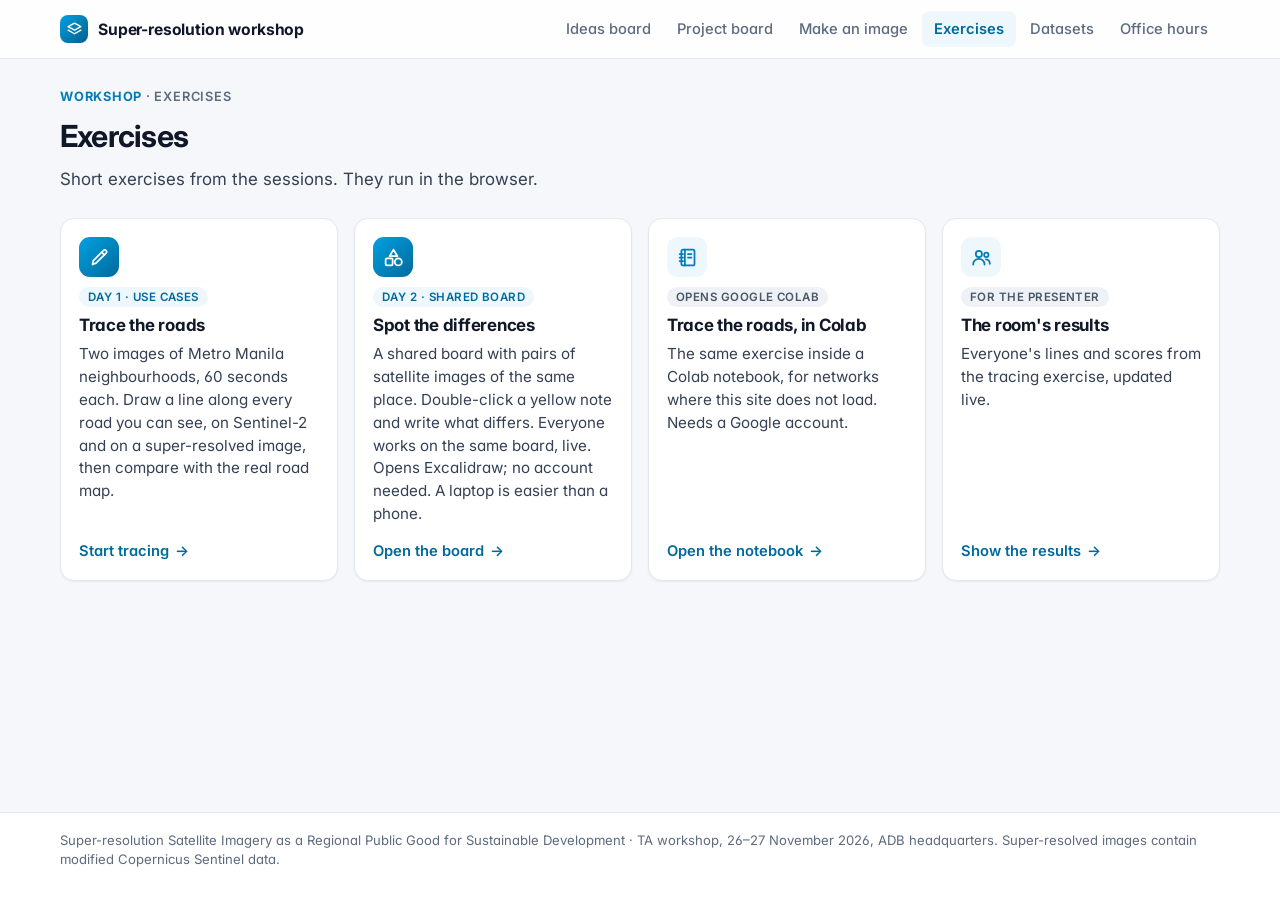
<file: exercises/index.html>
<!doctype html>
<html lang="en">
<head>
<meta charset="utf-8">
<meta name="viewport" content="width=device-width,initial-scale=1,viewport-fit=cover">
<title>Exercises · Super-resolution workshop</title>
<link rel="icon" href="data:,">
<link rel="preconnect" href="https://fonts.googleapis.com">
<link rel="preconnect" href="https://fonts.gstatic.com" crossorigin>
<link rel="stylesheet" href="https://fonts.googleapis.com/css2?family=Inter:wght@400;500;600;700&display=swap">
<link rel="stylesheet" href="../assets/site.css">
</head>
<body>
<header class="top" data-root="../" data-page="exercises"></header>
<main class="wrap">
  <div class="stack">
    <div class="eyebrow"><b>Workshop</b> · Exercises</div>
    <h1>Exercises</h1>
    <p class="lead">Short exercises from the sessions. They run in the browser.</p>
  </div>
  <div class="tiles">
    <a class="tile main" id="trace" href="trace/">
      <span class="icon"><i data-icon="pen"></i></span>
      <span class="tag">Day 1 · Use cases</span>
      <h3>Trace the roads</h3>
      <span>Two images of Metro Manila neighbourhoods, 60 seconds each. Draw a line along every road you can see, on Sentinel-2 and on a super-resolved image, then compare with the real road map.</span>
      <span class="go">Start tracing</span>
    </a>
    <a class="tile main" href="https://excalidraw.com/#room=3b9714d4aa1342b0e657,jvy1OCuXChZAedLGoiZDKg" target="_blank" rel="noopener">
      <span class="icon"><i data-icon="shapes"></i></span>
      <span class="tag">Day 2 · Shared board</span>
      <h3>Spot the differences</h3>
      <span>A shared board with pairs of satellite images of the same place. Double-click a yellow note and write what differs. Everyone works on the same board, live. Opens Excalidraw; no account needed. A laptop is easier than a phone.</span>
      <span class="go">Open the board</span>
    </a>
    <a class="tile" href="https://colab.research.google.com/github/ADB-Data-Division/ssta-trace/blob/main/trace_roads.ipynb" target="_blank" rel="noopener">
      <span class="icon"><i data-icon="notebook"></i></span>
      <span class="tag grey">Opens Google Colab</span>
      <h3>Trace the roads, in Colab</h3>
      <span>The same exercise inside a Colab notebook, for networks where this site does not load. Needs a Google account.</span>
      <span class="go">Open the notebook</span>
    </a>
    <a class="tile" id="results" href="trace/results.html">
      <span class="icon"><i data-icon="users"></i></span>
      <span class="tag grey">For the presenter</span>
      <h3>The room's results</h3>
      <span>Everyone's lines and scores from the tracing exercise, updated live.</span>
      <span class="go">Show the results</span>
    </a>
  </div>
</main>
<footer class="foot"></footer>
<script src="../assets/site.js"></script>
<script>
// keep a rehearsal session (?s=name) on the links to the tracing pages
const keep = location.search.match(/[?&]s=[\w-]+/);
if (keep) for (const id of ["trace", "results"]) document.getElementById(id).href += "?" + keep[0].slice(1);
</script>
</body>
</html>
</file>
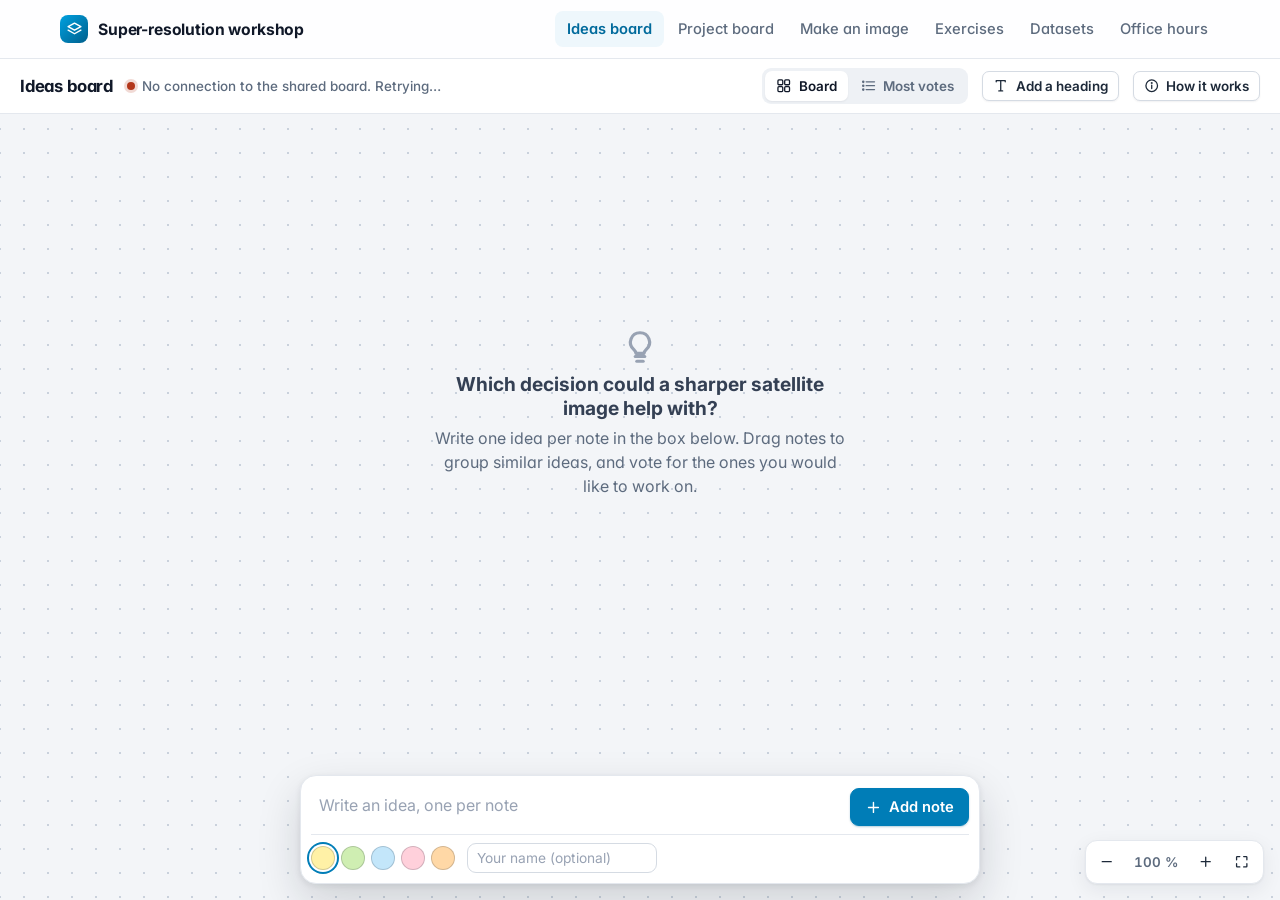
<file: ideas/index.html>
<!doctype html>
<html lang="en">
<head>
<meta charset="utf-8">
<meta name="viewport" content="width=device-width,initial-scale=1,viewport-fit=cover">
<title>Ideas board · Super-resolution workshop</title>
<link rel="icon" href="data:,">
<link rel="preconnect" href="https://fonts.googleapis.com">
<link rel="preconnect" href="https://fonts.gstatic.com" crossorigin>
<link rel="stylesheet" href="https://fonts.googleapis.com/css2?family=Inter:wght@400;500;600;700&display=swap">
<link rel="stylesheet" href="../assets/site.css">
<style>
/* The page is one screen: top bar, a slim tool bar, and the whiteboard filling the rest. */
html, body { height: 100%; }
body { display: flex; flex-direction: column; height: 100dvh; overflow: hidden; overscroll-behavior: none; }
.bar { display: flex; flex-wrap: wrap; align-items: center; gap: 8px 14px; padding: 9px 20px; background: var(--surface); border-bottom: 1px solid var(--line); }
.bar h1 { font-size: 1.05rem; letter-spacing: -.01em; }
.bar .sp { flex: 1; }
.bar .narrow { display: none; }
.seg { display: inline-flex; background: #eef1f5; border-radius: 9px; padding: 3px; gap: 2px; }
.seg button { border: 0; background: transparent; box-shadow: none; min-height: 30px; padding: 4px 11px; font-size: .84rem; border-radius: 7px; color: var(--muted); }
.seg button[aria-pressed="true"] { background: #fff; color: var(--ink); box-shadow: var(--shadow-s); }
.area { position: relative; flex: 1; min-height: 0; }

.stage { position: absolute; inset: 0; overflow: hidden; touch-action: none; cursor: grab; user-select: none; -webkit-user-select: none;
  background-color: #f3f5f8; background-image: radial-gradient(circle, #c9d1dc 1.2px, transparent 1.4px); background-size: 24px 24px; }
.stage.panning { cursor: grabbing; }
.world { position: absolute; left: 0; top: 0; width: 0; height: 0; transform-origin: 0 0; will-change: transform; }
.note { position: absolute; left: 0; top: 0; width: 200px; min-height: 132px; display: flex; flex-direction: column; gap: 8px; padding: 13px 13px 9px; border-radius: 4px 4px 14px 4px;
  background: var(--note-yellow); box-shadow: 0 1px 1px rgba(16,24,40,.12), 0 6px 14px rgba(16,24,40,.13); cursor: grab; touch-action: none;
  transition: transform .28s cubic-bezier(.2,.8,.2,1), box-shadow .15s; }
.note:hover { box-shadow: 0 1px 1px rgba(16,24,40,.14), 0 10px 22px rgba(16,24,40,.18); }
.note.drag { transition: box-shadow .15s; cursor: grabbing; box-shadow: 0 4px 6px rgba(16,24,40,.12), 0 22px 40px rgba(16,24,40,.28); }
.note.pending { opacity: .8; }
.note.fresh { animation: pop .3s cubic-bezier(.2,1.4,.4,1); }
@keyframes pop { from { opacity: 0; scale: .7; } to { opacity: 1; scale: 1; } }
.note .text { white-space: pre-wrap; overflow-wrap: anywhere; font-size: .98rem; line-height: 1.32; font-weight: 500; flex: 1; color: #1d2433; }
.note .who { font-size: .76rem; color: rgba(16,24,40,.6); }
.note .proj { font-size: .78rem; font-weight: 600; color: #0b4a6b; text-decoration: none; background: rgba(255,255,255,.6); border-radius: 6px; padding: 3px 7px; align-self: flex-start; }
.note .proj:hover { background: #fff; }
.note .foot { display: flex; align-items: center; gap: 4px; margin: 0 -5px; }
.note .foot button { border: 0; background: rgba(255,255,255,.5); padding: 2px 9px; font-size: .82rem; border-radius: 999px; box-shadow: none; min-height: 27px; color: #1d2433; }
.note .foot button:hover { background: rgba(255,255,255,.9); }
.note .foot button.on { background: #1d2433; color: #fff; }
.note .foot .sp { flex: 1; }
.label { position: absolute; left: 0; top: 0; display: flex; align-items: center; gap: 6px; font: 700 1.5rem/1.15 var(--head); letter-spacing: -.02em; color: #1d2433; white-space: nowrap;
  padding: 4px 10px; border-radius: 10px; cursor: grab; touch-action: none; transition: transform .28s cubic-bezier(.2,.8,.2,1), background .15s; }
.label:hover, .label:focus-within { background: rgba(255,255,255,.85); box-shadow: var(--shadow-s); }
.label.drag { transition: none; cursor: grabbing; }
.label button { visibility: hidden; border: 0; background: none; box-shadow: none; min-height: 0; padding: 2px 6px; font-size: 1rem; color: var(--muted); }
.label:hover button, .label:focus-within button { visibility: visible; }

.hud { position: absolute; display: flex; align-items: center; gap: 2px; background: var(--surface); border: 1px solid var(--line); border-radius: 12px; padding: 4px; box-shadow: var(--shadow-m); z-index: 5; }
.hud button { border: 0; box-shadow: none; min-height: 34px; min-width: 34px; padding: 4px 8px; background: transparent; font-size: .84rem; }
.hud button:hover:not(:disabled) { background: #eef1f5; }
#zoomer { right: 16px; bottom: 16px; }
#zoomPct { min-width: 52px; font-variant-numeric: tabular-nums; color: var(--muted); }
.dock { position: absolute; left: 50%; bottom: 16px; translate: -50% 0; width: min(680px, calc(100% - 32px)); z-index: 6; background: var(--surface); border: 1px solid var(--line);
  border-radius: 16px; box-shadow: var(--shadow-l); padding: 10px; display: grid; grid-template-columns: 1fr auto; gap: 8px 10px; align-items: end; }
.dock textarea { border: 0; box-shadow: none !important; resize: none; min-height: 40px; max-height: 110px; padding: 9px 8px; font-size: 1rem; background: transparent; }
.dock .opts { grid-column: 1 / -1; display: flex; flex-wrap: wrap; align-items: center; gap: 8px 12px; border-top: 1px solid var(--line); padding-top: 8px; }
.dock .opts input { width: 190px; min-height: 30px; padding: 4px 9px; font-size: .86rem; }
.dock textarea, .dock input { user-select: text; -webkit-user-select: text; }
.dots { display: flex; gap: 6px; }
.dots button { width: 24px; height: 24px; min-height: 0; padding: 0; border-radius: 50%; border: 1px solid rgba(16,24,40,.18); box-shadow: none; }
.dots button[aria-pressed="true"] { box-shadow: 0 0 0 2px #fff, 0 0 0 4px var(--brand); }
.blank { position: absolute; left: 50%; top: 38%; translate: -50% -50%; text-align: center; color: var(--muted); pointer-events: none; display: flex; flex-direction: column; gap: 6px; align-items: center; width: min(420px, 86%); }
.blank b { font: 700 1.2rem var(--head); color: #344054; }
.blank svg { width: 38px; height: 38px; color: #98a2b3; }

.menu-pop { position: fixed; z-index: 60; background: #fff; border: 1px solid var(--line); border-radius: 12px; padding: 6px; display: flex; flex-direction: column; gap: 1px; min-width: 200px; box-shadow: var(--shadow-l); }
.menu-pop button, .menu-pop a { border: 0; background: none; box-shadow: none; justify-content: flex-start; text-align: left; padding: 8px 10px; font: 500 .9rem var(--body); border-radius: 8px; color: var(--ink);
  text-decoration: none; display: flex; width: 100%; cursor: pointer; min-height: 0; }
.menu-pop button:hover, .menu-pop a:hover { background: #f2f4f7; }
.menu-pop .sep { border-top: 1px solid var(--line); margin: 5px 0; }
.menu-pop .dots { padding: 6px 10px; }

.listview { position: absolute; inset: 0; overflow: auto; padding: 22px 20px 40px; }
.listview .in { max-width: 1200px; margin: 0 auto; display: flex; flex-direction: column; gap: 16px; }
.wall { display: grid; grid-template-columns: repeat(auto-fill, minmax(200px, 1fr)); gap: 16px; }
.wall .note { position: relative; width: auto; cursor: default; touch-action: auto; transform: none !important; }
@media (max-width: 640px) {
  .bar { padding: 8px 14px; gap: 6px 8px; } .bar h1 { font-size: 1rem; } .bar .status { order: 5; width: 100%; } .bar .wide { display: none; } .bar .narrow { display: inline; }
  .dock { bottom: 10px; width: calc(100% - 20px); } .dock .opts input { flex: 1; width: auto; }
  #zoomer { top: 10px; bottom: auto; right: 10px; }
}
</style>
</head>
<body>
<header class="top" data-root="../" data-page="ideas"></header>
<div class="bar">
  <h1>Ideas board</h1>
  <span class="status" id="status">Connecting…</span>
  <span class="sp"></span>
  <div class="seg" role="group" aria-label="View">
    <button type="button" id="vBoard" aria-pressed="true"><i data-icon="grid"></i>Board</button>
    <button type="button" id="vList" aria-pressed="false"><i data-icon="list"></i>Most votes</button>
  </div>
  <button type="button" class="small-btn" id="addLabel"><i data-icon="type"></i><span class="wide">Add a heading</span><span class="narrow">Heading</span></button>
  <button type="button" class="small-btn" id="help" aria-label="How the board works"><i data-icon="info"></i><span class="wide">How it works</span></button>
</div>

<div class="area">
  <div class="stage" id="stage" aria-label="Whiteboard with sticky notes">
    <div class="world" id="world"></div>
    <div class="blank" id="blank" hidden><i data-icon="bulb"></i><b>Which decision could a sharper satellite image help with?</b><span>Write one idea per note in the box below. Drag notes to group similar ideas, and vote for the ones you would like to work on.</span></div>
    <div class="hud" id="zoomer" role="group" aria-label="Zoom">
      <button type="button" id="zOut" aria-label="Zoom out"><i data-icon="minus"></i></button>
      <button type="button" id="zoomPct" title="Back to 100 %">100 %</button>
      <button type="button" id="zIn" aria-label="Zoom in"><i data-icon="plus"></i></button>
      <button type="button" id="zFit" title="Show all notes" aria-label="Show all notes"><i data-icon="fit"></i></button>
    </div>
    <form class="dock" id="composer" autocomplete="off">
      <textarea id="text" maxlength="240" rows="1" placeholder="Write an idea, one per note" aria-label="Your idea" required></textarea>
      <button class="go" type="submit"><i data-icon="plus"></i>Add note</button>
      <div class="opts">
        <div class="dots" id="dots" role="group" aria-label="Note colour"></div>
        <input id="name" maxlength="40" placeholder="Your name (optional)" aria-label="Your name, shown on the note (optional)">
      </div>
    </form>
  </div>
  <div class="listview" id="listview" hidden><div class="in">
    <p class="small">The ideas with the most votes first. Use the note's menu to turn an idea into a project.</p>
    <div class="wall" id="wall"></div>
  </div></div>
</div>

<dialog id="dlg"><form method="dialog" id="dlgForm">
  <h2 id="dlgTitle"></h2>
  <label id="dlgLabel"><span id="dlgLabelText"></span><textarea id="dlgText" maxlength="240" rows="4"></textarea><input id="dlgInput" maxlength="60"></label>
  <div class="actions"><button type="button" id="dlgCancel">Cancel</button><button class="go" type="submit" id="dlgOk">Save</button></div>
</form></dialog>

<dialog id="helpDlg"><form method="dialog">
  <h2>How the board works</h2>
  <ul style="margin:0;padding-left:1.2em;display:flex;flex-direction:column;gap:6px">
    <li><b>Add</b> a note with the box at the bottom, or double-click an empty spot on the board.</li>
    <li><b>Move</b> a note by dragging it. Everyone sees it move. Put similar ideas next to each other and add a heading above them.</li>
    <li><b>Vote</b> with the ▲ button. “Most votes” lists the ideas by votes.</li>
    <li><b>Edit</b> a note by double-clicking it, or use its ⋯ menu to change the colour, remove it or make it a project.</li>
    <li><b>Look around</b>: drag the background to move the board. Zoom with the buttons, with Ctrl + mouse wheel, or with two fingers.</li>
  </ul>
  <p class="small">Everyone with the link can add, move and remove notes: please treat it like a whiteboard in the room. Notes are stored in a Google Sheet of the workshop team. Do not write confidential or personal information on a note.</p>
  <div class="actions"><button class="go" type="submit">Close</button></div>
</form></dialog>

<script src="../config.js"></script>
<script src="../assets/site.js"></script>
<script src="../assets/board.js"></script>
<script>
const COLORS = ["yellow", "green", "blue", "pink", "orange"], NOTE_W = 200, NOTE_H = 150;
const stage = $("stage"), world = $("world");
let log = null, color = remember("ssta-note-color") || "yellow", board = { notes: [], groups: [], projects: [], projectOfNote: new Map() }, pendingIds = new Set();
let view = { x: 0, y: 0, k: 1 }, placed = false, mode = "board", fresh = new Set(), firstData = false;
const keep = location.search.match(/[?&]s=[\w-]+/), sQuery = keep ? "?" + keep[0].slice(1) : "";
const VIEW_KEY = "ssta-view-" + BOARD_SESSION;
const noteEls = new Map(), labelEls = new Map();      // id -> element on the board
const local = new Map();                              // id -> { x, y, until }: where I just put something, until the shared record says so too
let drag = null, pan = null, pinch = null, lastTap = { t: 0, x: 0, y: 0, id: "" }, menu = null;

// ------------------------------------------------------------ composer
for (const c of COLORS) $("dots").append(el("button", { type: "button", title: c, "aria-label": c + " note", "aria-pressed": String(c === color),
  style: `background:var(--note-${c})`, onclick: e => { color = c; remember("ssta-note-color", c);
    for (const b of $("dots").children) b.setAttribute("aria-pressed", String(b === e.currentTarget)); } }));
$("name").value = remember("ssta-name");
const grow = () => { const t = $("text"); t.style.height = "auto"; t.style.height = Math.min(t.scrollHeight, 110) + "px"; };
$("text").addEventListener("input", grow);
$("text").addEventListener("keydown", e => { if (e.key === "Enter" && !e.shiftKey) { e.preventDefault(); $("composer").requestSubmit(); } });
function addNote(text, at) {
  const name = $("name").value.trim(); remember("ssta-name", name);
  const spot = at || freeSpot(), n = newId();
  fresh.add(n);
  if (!at) justAdded.set(n, { x: Math.round(spot.x), y: Math.round(spot.y), until: Date.now() + 45000 });
  log.add("note.add", { n, text, color, name, x: Math.round(spot.x), y: Math.round(spot.y) });
}
$("composer").addEventListener("submit", e => {
  e.preventDefault();
  const text = $("text").value.trim(); if (!text) return;
  if (mode !== "board") setMode("board");
  addNote(text);
  $("text").value = ""; grow(); $("text").focus();
});

// ------------------------------------------------------------ small dialog for every question
function ask(title, label, value, long) {
  return new Promise(done => {
    const dlg = $("dlg"), field = long ? $("dlgText") : $("dlgInput");
    $("dlgTitle").textContent = title; $("dlgLabelText").textContent = label;
    $("dlgText").hidden = !long; $("dlgInput").hidden = long; field.value = value || "";
    const finish = v => { dlg.close(); $("dlgForm").onsubmit = null; done(v); };
    $("dlgForm").onsubmit = e => { e.preventDefault(); finish(field.value.trim()); };
    $("dlgCancel").onclick = () => finish(null);
    dlg.oncancel = () => { $("dlgForm").onsubmit = null; done(null); };
    dlg.showModal(); field.focus(); field.select();
  });
}
$("dlgText").addEventListener("keydown", e => { if (e.key === "Enter" && (e.ctrlKey || e.metaKey)) $("dlgForm").requestSubmit(); });
$("help").onclick = () => $("helpDlg").showModal();
async function editNote(x) { const t = await ask("Edit the note", "Text", x.text, true); if (t) log.add("note.edit", { n: x.n, text: t }); }
async function editLabel(g) { const t = await ask("Rename the heading", "Heading", g.title, false); if (t) log.add("group.edit", { g: g.g, title: t }); }
$("addLabel").onclick = async () => {
  const title = await ask("Add a heading", "A name for a group of notes, e.g. a theme", "", false);
  if (!title) return;
  if (mode !== "board") setMode("board");
  const c = toWorld(stage.clientWidth / 2, 90);
  log.add("group.add", { g: newId(), title, x: Math.round(c.x - 80), y: Math.round(c.y) });
};

// ------------------------------------------------------------ note menu (one for the whole page)
function closeMenu() { if (menu) { menu.remove(); menu = null; } }
document.addEventListener("pointerdown", e => { if (menu && !menu.contains(e.target) && !e.target.closest("[data-menu]")) closeMenu(); }, true);
document.addEventListener("keydown", e => { if (e.key === "Escape") closeMenu(); });
function openMenu(x, button) {
  if (menu && menu.dataset.n === x.n) { closeMenu(); return; }
  closeMenu();
  const p = board.projectOfNote.get(x.n), act = fn => () => { closeMenu(); fn(); };
  menu = el("div", { class: "menu-pop", role: "menu", dataset: { n: x.n } },
    el("button", { type: "button", onclick: act(() => editNote(x)) }, "Edit the text"),
    p ? el("a", { href: `../projects/${sQuery}#p-${p.p}`, text: "Open its project →" })
      : el("a", { href: `../projects/${sQuery}${sQuery ? "&" : "?"}from=${encodeURIComponent(x.n)}`, text: "Make it a project →" }),
    el("div", { class: "sep" }),
    el("div", { class: "dots" }, COLORS.map(c => el("button", { type: "button", title: c, "aria-label": c, "aria-pressed": String(c === x.color), style: `background:var(--note-${c})`,
      onclick: act(() => log.add("note.edit", { n: x.n, color: c })) }))),
    el("div", { class: "sep" }),
    el("button", { type: "button", class: "danger", onclick: act(() => { if (confirm("Remove this note for everyone?")) log.add("note.del", { n: x.n }); }) }, "Remove the note"));
  document.body.append(menu);
  const r = button.getBoundingClientRect(), w = menu.offsetWidth, h = menu.offsetHeight;
  menu.style.left = Math.max(8, Math.min(window.innerWidth - w - 8, r.right - w)) + "px";
  menu.style.top = (r.top - h - 6 > 8 ? r.top - h - 6 : Math.min(window.innerHeight - h - 8, r.bottom + 6)) + "px";
}

// ------------------------------------------------------------ drawing the notes
const colorOf = x => `var(--note-${COLORS.includes(x.color) ? x.color : "yellow"})`;
function fillNote(card, x) {      // (re)writes what a note shows; the element itself stays, so a drag is never interrupted
  const mine = x.votes.has(DEVICE), p = board.projectOfNote.get(x.n);
  const sig = [x.text, x.name, x.color, x.votes.size, mine, p ? p.p + p.title : "", pendingIds.has(x.n)].join("\u0001");
  if (card.dataset.sig === sig) return;
  card.dataset.sig = sig;
  card.style.background = colorOf(x);
  card.classList.toggle("pending", pendingIds.has(x.n));
  card.replaceChildren(...[
    el("div", { class: "text", text: x.text }),
    x.name ? el("div", { class: "who", text: x.name }) : null,
    p ? el("a", { class: "proj", href: `../projects/${sQuery}#p-${p.p}`, text: `Project: ${p.title} →` }) : null,
    el("div", { class: "foot" },
      el("button", { type: "button", class: mine ? "on" : "", "aria-pressed": String(mine), title: mine ? "Take back your vote" : "Vote for this idea",
        "aria-label": `${x.votes.size} vote${x.votes.size === 1 ? "" : "s"}. ${mine ? "Take back your vote" : "Vote for this idea"}`,
        onclick: () => log.add("note.vote", { n: x.n, on: !mine }) }, `▲ ${x.votes.size}`),
      el("span", { class: "sp" }),
      el("button", { type: "button", "aria-label": "More actions for this note", dataset: { menu: "1" }, onclick: e => openMenu(current(x.n) || x, e.currentTarget) }, icon("more")))].filter(Boolean));
}
const current = n => board.notes.find(v => v.n === n);
const posOf = (id, o) => { const l = local.get(id); if (!l) return o; if (l.until > Date.now() && !(l.x === o.x && l.y === o.y)) return l; local.delete(id); return o; };
function render() {
  $("blank").hidden = board.notes.length > 0 || board.groups.length > 0 || mode !== "board";
  if (mode === "list") {
    const sorted = board.notes.slice().sort((a, b) => (b.votes.size - a.votes.size) || (a.order - b.order));
    $("wall").replaceChildren(...sorted.map(x => { const c = el("div", { class: "note" }); fillNote(c, x); return c; }));
    if (!sorted.length) $("wall").replaceChildren(el("div", { class: "empty", style: "grid-column:1/-1", text: "No notes yet." }));
    return;
  }
  const seen = new Set();
  for (const x of board.notes) {
    seen.add(x.n);
    let card = noteEls.get(x.n);
    if (!card) {
      card = el("div", { class: "note" + (fresh.has(x.n) ? " fresh" : ""), tabindex: "0", dataset: { n: x.n } });
      if (fresh.has(x.n)) { card.style.transition = "none"; requestAnimationFrame(() => requestAnimationFrame(() => { card.style.transition = ""; })); }
      fresh.delete(x.n); noteEls.set(x.n, card); world.append(card);
    }
    fillNote(card, x);
    if (!(drag && drag.id === x.n && drag.moved)) { const p = posOf(x.n, x); card.style.transform = `translate(${p.x}px, ${p.y}px)`; card.style.zIndex = String(10 + x.z); }
  }
  for (const [n, card] of noteEls) if (!seen.has(n)) { card.remove(); noteEls.delete(n); }
  const seenG = new Set();
  for (const g of board.groups) {
    seenG.add(g.g);
    let lab = labelEls.get(g.g);
    if (!lab) {
      lab = el("div", { class: "label", dataset: { g: g.g } }, el("span"),
        el("button", { type: "button", title: "Remove the heading", "aria-label": "Remove the heading", onclick: () => { const now = board.groups.find(v => v.g === g.g); if (now && confirm(`Remove the heading “${now.title}”? The notes stay.`)) log.add("group.del", { g: g.g }); } }, "✕"));
      labelEls.set(g.g, lab); world.append(lab);
    }
    lab.firstChild.textContent = g.title;
    if (!(drag && drag.id === g.g && drag.moved)) { const p = posOf(g.g, g); lab.style.transform = `translate(${p.x}px, ${p.y}px)`; lab.style.zIndex = "90000"; }
  }
  for (const [id, lab] of labelEls) if (!seenG.has(id)) { lab.remove(); labelEls.delete(id); }
}

// ------------------------------------------------------------ the view: move and zoom the board
function applyView(save = true) {
  world.style.transform = `translate(${view.x}px, ${view.y}px) scale(${view.k})`;
  stage.style.backgroundSize = `${24 * view.k}px ${24 * view.k}px`;
  stage.style.backgroundPosition = `${view.x}px ${view.y}px`;
  $("zoomPct").textContent = Math.round(view.k * 100) + " %";
  if (save) { try { sessionStorage.setItem(VIEW_KEY, JSON.stringify(view)); } catch (e) {} }
}
function restoreView() {
  try { const v = JSON.parse(sessionStorage.getItem(VIEW_KEY) || "null");
    if (v && [v.x, v.y, v.k].every(Number.isFinite)) { view = { x: v.x, y: v.y, k: Math.max(.2, Math.min(2.5, v.k)) }; applyView(false); return true; } } catch (e) {}
  return false;
}
const toWorld = (sx, sy) => ({ x: (sx - view.x) / view.k, y: (sy - view.y) / view.k });
function zoomAt(sx, sy, k) {
  k = Math.max(.2, Math.min(2.5, k));
  const w = toWorld(sx, sy);
  view = { k, x: sx - w.x * k, y: sy - w.y * k }; applyView();
}
function fit() {
  const W = stage.clientWidth, H = stage.clientHeight, dock = 150;
  const items = board.notes.map(x => [x.x, x.y, x.x + NOTE_W, x.y + NOTE_H + 20]).concat(board.groups.map(g => [g.x, g.y, g.x + 260, g.y + 44]));
  if (!items.length) { view = { k: 1, x: W / 2 - NOTE_W / 2, y: Math.max(40, (H - dock) / 2 - NOTE_H / 2) }; applyView(false); return; }
  const x0 = Math.min(...items.map(b => b[0])), y0 = Math.min(...items.map(b => b[1])), x1 = Math.max(...items.map(b => b[2])), y1 = Math.max(...items.map(b => b[3]));
  const pad = 40, k = Math.max(.2, Math.min(1, (W - 2 * pad) / (x1 - x0), (H - dock - 2 * pad) / (y1 - y0)));
  view = { k, x: (W - (x1 - x0) * k) / 2 - x0 * k, y: Math.max(pad, (H - dock - (y1 - y0) * k) / 2) - y0 * k }; applyView(false);
}
$("zIn").onclick = () => zoomAt(stage.clientWidth / 2, stage.clientHeight / 2, view.k * 1.25);
$("zOut").onclick = () => zoomAt(stage.clientWidth / 2, stage.clientHeight / 2, view.k / 1.25);
$("zoomPct").onclick = () => zoomAt(stage.clientWidth / 2, stage.clientHeight / 2, 1);
$("zFit").onclick = () => { fit(); applyView(); };
stage.addEventListener("wheel", e => {
  if (e.target.closest(".dock")) return;
  e.preventDefault();
  const r = stage.getBoundingClientRect();
  if (e.ctrlKey || e.metaKey) zoomAt(e.clientX - r.left, e.clientY - r.top, view.k * Math.exp(-e.deltaY * (e.deltaMode ? .05 : .0022)));
  else { const f = e.deltaMode ? 30 : 1; view.x -= (e.shiftKey ? e.deltaY : e.deltaX) * f; view.y -= (e.shiftKey ? 0 : e.deltaY) * f; applyView(); }
}, { passive: false });
function freeSpot() {      // the free place nearest to the middle of what is on screen, on a loose grid so new notes line up
  const c = toWorld(stage.clientWidth / 2, Math.max(120, (stage.clientHeight - 150) / 2));
  const base = { x: Math.round(c.x - NOTE_W / 2), y: Math.round(c.y - NOTE_H / 2) }, taken = board.notes.map(x => posOf(x.n, x)), spots = [];
  for (let i = -7; i <= 7; i++) for (let j = -7; j <= 7; j++) spots.push({ x: base.x + i * 224, y: base.y + j * 200, d: Math.hypot(i, j * 1.15) });
  spots.sort((a, b) => a.d - b.d);
  // one of the nearest free places, picked at random, so that people who add notes at the same moment rarely pick the same one
  const free = spots.filter(p => !taken.some(t => Math.abs(t.x - p.x) < 214 && Math.abs(t.y - p.y) < 190)).slice(0, 8);
  const p = free.length ? free[Math.floor(Math.random() * Math.min(free.length, taken.length ? 8 : 1))] : { x: base.x + Math.random() * 80, y: base.y + Math.random() * 80 };
  return { x: p.x + Math.round(Math.random() * 16 - 8), y: p.y + Math.round(Math.random() * 16 - 8) };
}
// If two people still put a new note on the same place, the note that reached the shared record later steps aside
// (its own browser moves it, once, and only while nobody has moved it by hand).
const justAdded = new Map();      // my new notes: id -> { x, y, until }
function stepAside() {
  for (const [n, made] of justAdded) {
    const x = current(n);
    if (!x || Date.now() > made.until || x.x !== made.x || x.y !== made.y) { justAdded.delete(n); continue; }
    if (pendingIds.has(n)) continue;
    const under = board.notes.some(o => o.n !== n && o.order < x.order && Math.abs(o.x - x.x) < 150 && Math.abs(o.y - x.y) < 110);
    if (under) { justAdded.delete(n); const p = freeSpot(); log.add("note.edit", { n, x: Math.round(p.x), y: Math.round(p.y) }); }
  }
}

// ------------------------------------------------------------ pointer: drag notes and headings, move the board, pinch to zoom
const pointers = new Map();
function stagePoint(e) { const r = stage.getBoundingClientRect(); return { x: e.clientX - r.left, y: e.clientY - r.top }; }
stage.addEventListener("pointerdown", e => {
  if (e.target.closest(".dock, .hud, button, a, input, textarea")) return;
  if (e.pointerType === "mouse" && e.button !== 0) return;
  pointers.set(e.pointerId, stagePoint(e));
  if (pointers.size === 2) {      // two fingers: zoom
    if (drag && drag.moved) dropDrag(false);
    drag = null; pan = null;
    const [a, b] = [...pointers.values()];
    pinch = { d: Math.hypot(a.x - b.x, a.y - b.y) || 1, k: view.k, mid: { x: (a.x + b.x) / 2, y: (a.y + b.y) / 2 }, w: toWorld((a.x + b.x) / 2, (a.y + b.y) / 2) };
    return;
  }
  const card = e.target.closest(".note, .label"), p = stagePoint(e);
  if (card) {
    const id = card.dataset.n || card.dataset.g, isNote = !!card.dataset.n;
    const o = isNote ? current(id) : board.groups.find(g => g.g === id); if (!o) return;
    const at = posOf(id, o);
    drag = { id, isNote, el: card, sx: p.x, sy: p.y, ox: at.x, oy: at.y, x: at.x, y: at.y, moved: false, pid: e.pointerId };
  } else pan = { sx: p.x, sy: p.y, vx: view.x, vy: view.y, moved: false, pid: e.pointerId };
});
stage.addEventListener("pointermove", e => {
  if (!pointers.has(e.pointerId)) return;
  const p = stagePoint(e); pointers.set(e.pointerId, p);
  if (pinch && pointers.size >= 2) {
    const [a, b] = [...pointers.values()], d = Math.hypot(a.x - b.x, a.y - b.y) || 1, mid = { x: (a.x + b.x) / 2, y: (a.y + b.y) / 2 };
    const k = Math.max(.2, Math.min(2.5, pinch.k * d / pinch.d));
    view = { k, x: mid.x - pinch.w.x * k, y: mid.y - pinch.w.y * k }; applyView(); return;
  }
  if (drag && e.pointerId === drag.pid) {
    const dx = p.x - drag.sx, dy = p.y - drag.sy;
    if (!drag.moved && Math.hypot(dx, dy) < 5) return;
    if (!drag.moved) { drag.moved = true; closeMenu(); drag.el.classList.add("drag"); drag.el.style.zIndex = "100000"; try { stage.setPointerCapture(e.pointerId); } catch (err) {} }
    drag.x = drag.ox + dx / view.k; drag.y = drag.oy + dy / view.k;
    drag.el.style.transform = `translate(${drag.x}px, ${drag.y}px)`;
  } else if (pan && e.pointerId === pan.pid) {
    const dx = p.x - pan.sx, dy = p.y - pan.sy;
    if (!pan.moved && Math.hypot(dx, dy) < 4) return;
    if (!pan.moved) { pan.moved = true; stage.classList.add("panning"); closeMenu(); try { stage.setPointerCapture(e.pointerId); } catch (err) {} }
    view.x = pan.vx + dx; view.y = pan.vy + dy; applyView();
  }
});
function dropDrag(commit) {
  const d = drag; drag = null; if (!d) return;
  d.el.classList.remove("drag");
  if (commit && d.moved) {
    const x = Math.round(d.x), y = Math.round(d.y);
    local.set(d.id, { x, y, until: Date.now() + 20000 });
    log.add(d.isNote ? "note.edit" : "group.edit", d.isNote ? { n: d.id, x, y } : { g: d.id, x, y });
  } else render();
}
function endPointer(e) {
  if (!pointers.has(e.pointerId)) return;
  const p = pointers.get(e.pointerId); pointers.delete(e.pointerId);
  if (pinch) { if (pointers.size < 2) pinch = null; return; }
  const now = Date.now();
  if (drag && e.pointerId === drag.pid) {
    const d = drag, tapped = !d.moved;
    dropDrag(e.type === "pointerup");
    if (tapped && e.type === "pointerup") {      // two quick taps on a note or heading: edit it
      if (lastTap.id === d.id && now - lastTap.t < 380) { lastTap.t = 0; const o = d.isNote ? current(d.id) : board.groups.find(g => g.g === d.id); if (o) (d.isNote ? editNote : editLabel)(o); }
      else lastTap = { t: now, x: p.x, y: p.y, id: d.id };
    }
  } else if (pan && e.pointerId === pan.pid) {
    const moved = pan.moved; pan = null; stage.classList.remove("panning");
    if (!moved && e.type === "pointerup") {      // two quick taps on the empty board: a new note there
      if (lastTap.id === "bg" && now - lastTap.t < 380 && Math.hypot(p.x - lastTap.x, p.y - lastTap.y) < 30) {
        lastTap.t = 0; const w = toWorld(p.x, p.y);
        ask("New note", "Your idea", "", true).then(t => { if (t) addNote(t, { x: w.x - NOTE_W / 2, y: w.y - 40 }); });
      } else lastTap = { t: now, x: p.x, y: p.y, id: "bg" };
    }
  }
}
stage.addEventListener("pointerup", endPointer); stage.addEventListener("pointercancel", endPointer);

// keyboard: a note that has the focus can be edited, removed and moved
world.addEventListener("keydown", e => {
  const card = e.target.closest(".note"); if (!card || e.target !== card) return;
  const x = current(card.dataset.n); if (!x) return;
  const step = { ArrowLeft: [-24, 0], ArrowRight: [24, 0], ArrowUp: [0, -24], ArrowDown: [0, 24] }[e.key];
  if (e.key === "Enter") { e.preventDefault(); editNote(x); }
  else if (e.key === "Delete") { if (confirm("Remove this note for everyone?")) log.add("note.del", { n: x.n }); }
  else if (step) {
    e.preventDefault();
    const at = posOf(x.n, x), nx = at.x + step[0], ny = at.y + step[1];
    local.set(x.n, { x: nx, y: ny, until: Date.now() + 20000 }); card.style.transform = `translate(${nx}px, ${ny}px)`;
    clearTimeout(card._t); card._t = setTimeout(() => log.add("note.edit", { n: x.n, x: nx, y: ny }), 700);
  }
});

// ------------------------------------------------------------ board or list
function setMode(m) {
  mode = m; closeMenu();
  $("vBoard").setAttribute("aria-pressed", String(m === "board")); $("vList").setAttribute("aria-pressed", String(m === "list"));
  stage.hidden = m !== "board"; $("listview").hidden = m !== "list"; $("addLabel").hidden = m !== "board";
  render(); if (m === "board") applyView(false);
}
$("vBoard").onclick = () => setMode("board"); $("vList").onclick = () => setMode("list");
window.addEventListener("resize", () => applyView(false));
fit();

// ------------------------------------------------------------ the shared record
log = openLog(BOARD_SESSION, (events, state) => {
  board = replay(events);
  pendingIds = new Set(events.filter(ev => !ev.t && state !== "local").map(ev => ev.n).filter(Boolean));
  const st = $("status");
  st.className = "status " + (state === "off" ? "off" : "live");
  st.textContent = state === "local" ? "Not shared: this board is only stored in your browser" : state === "off" ? "No connection to the shared board. Retrying…"
    : `Live · ${board.notes.length} note${board.notes.length === 1 ? "" : "s"}`;
  render();
  if (state === "live" && justAdded.size) stepAside();
  if (!firstData && state !== "off") { firstData = true; if (!restoreView()) fit(); }
});

</script>
</body>
</html>
</file>
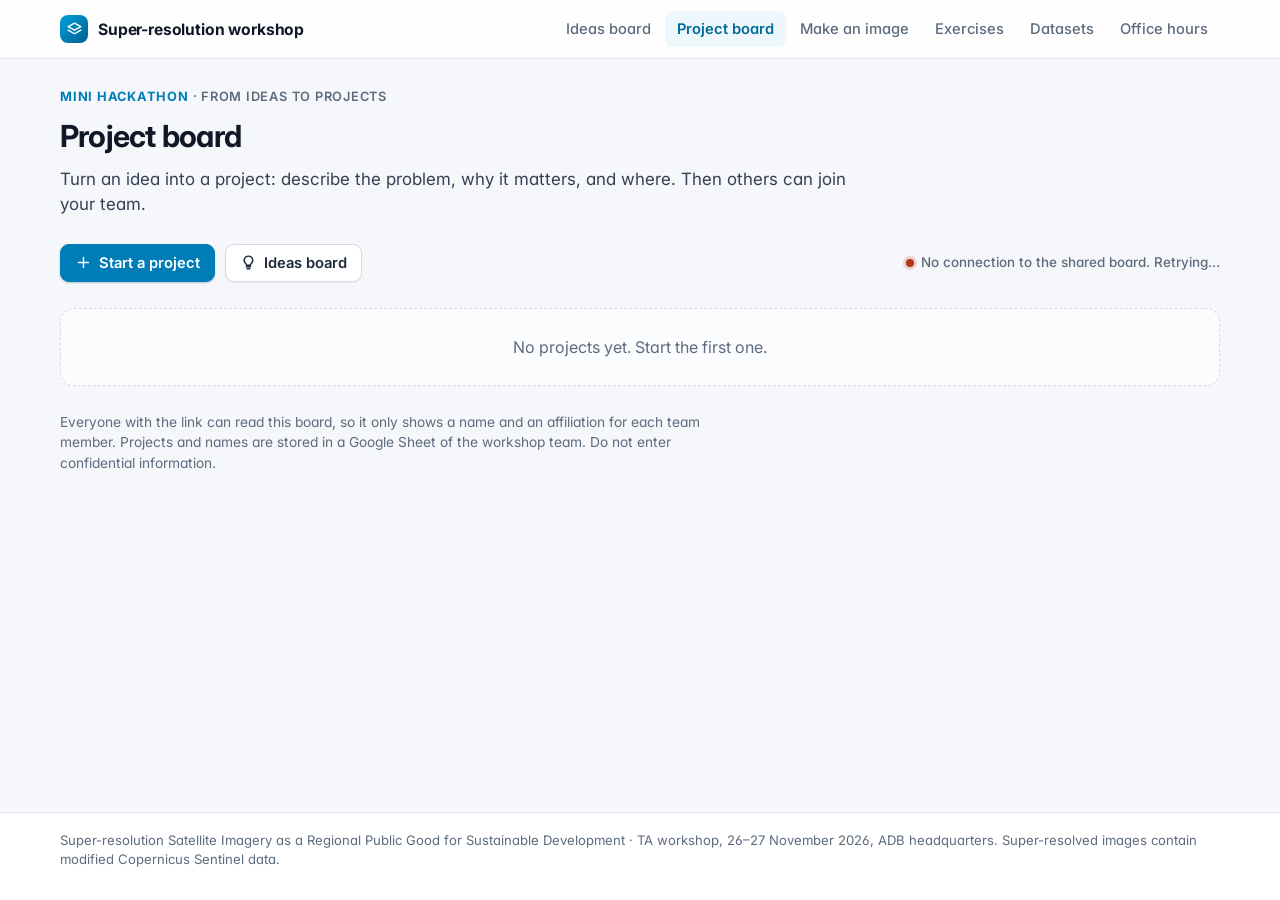
<file: projects/index.html>
<!doctype html>
<html lang="en">
<head>
<meta charset="utf-8">
<meta name="viewport" content="width=device-width,initial-scale=1,viewport-fit=cover">
<title>Project board · Super-resolution workshop</title>
<link rel="icon" href="data:,">
<link rel="preconnect" href="https://fonts.googleapis.com">
<link rel="preconnect" href="https://fonts.gstatic.com" crossorigin>
<link rel="stylesheet" href="https://fonts.googleapis.com/css2?family=Inter:wght@400;500;600;700&display=swap">
<link rel="stylesheet" href="../assets/site.css">
<style>
.projects { display: grid; grid-template-columns: repeat(auto-fill, minmax(330px, 1fr)); gap: 18px; align-items: start; }
.project { border: 1px solid var(--line); border-radius: var(--radius); background: #fff; padding: 20px; display: flex; flex-direction: column; gap: 14px; min-width: 0;
  scroll-margin-top: 80px; box-shadow: var(--shadow-s); transition: box-shadow .15s, border-color .15s; }
.project:hover { box-shadow: var(--shadow-m); }
.project.mine { border-color: #9fd3c5; }
.project:target { border-color: var(--brand); box-shadow: 0 0 0 4px var(--wash); }
.project h2 { font-size: 1.15rem; overflow-wrap: anywhere; }
.project dl { margin: 0; display: flex; flex-direction: column; gap: 10px; }
.project dt { font: 600 .72rem var(--head); color: var(--muted); text-transform: uppercase; letter-spacing: .05em; margin-bottom: 2px; }
.project dd { margin: 0; white-space: pre-wrap; overflow-wrap: anywhere; font-size: .95rem; }
.team { display: flex; flex-wrap: wrap; gap: 6px; }
.member { background: #f2f4f7; border-radius: 999px; padding: 3px 11px; font-size: .86rem; font-weight: 500; overflow-wrap: anywhere; }
.member.me { background: var(--model-fill); color: #14594a; }
.member small { color: var(--muted); font-weight: 400; }
.project .foot { display: flex; flex-wrap: wrap; gap: 8px; align-items: center; margin-top: 2px; padding-top: 14px; border-top: 1px solid var(--line); }
.project .foot .sp { flex: 1; }
.ideas-list { display: flex; flex-direction: column; gap: 6px; max-height: 190px; overflow-y: auto; border: 1px solid var(--line); border-radius: var(--radius-s); padding: 6px; background: #f9fafb; }
.ideas-list button { text-align: left; justify-content: flex-start; font-weight: 400; border: 0; background: var(--note-yellow); border-radius: 5px; padding: 7px 10px; box-shadow: none; }
.memberlist { display: flex; flex-direction: column; gap: 6px; }
.memberlist div { display: flex; gap: 8px; align-items: center; justify-content: space-between; }
.toolbar { display: flex; flex-wrap: wrap; gap: 10px; align-items: center; justify-content: space-between; }
</style>
</head>
<body>
<header class="top" data-root="../" data-page="projects"></header>
<main class="wrap">
  <div class="stack">
    <div class="eyebrow"><b>Mini hackathon</b> · From ideas to projects</div>
    <h1>Project board</h1>
    <p class="lead">Turn an idea into a project: describe the problem, why it matters, and where. Then others can join your team.</p>
  </div>
  <div class="row spread">
    <div class="row">
      <button class="go" type="button" id="new"><i data-icon="plus"></i>Start a project</button>
      <a class="btn" id="ideasLink" href="../ideas/"><i data-icon="bulb"></i>Ideas board</a>
      <a class="btn" id="formLink" target="_blank" rel="noopener" hidden>Sign-up form (contact details)</a>
    </div>
    <span class="status" id="status">Connecting…</span>
  </div>
  <div class="projects" id="list" aria-live="polite"></div>
  <p class="small" id="privacy">Everyone with the link can read this board, so it only shows a name and an affiliation for each team member. Projects and names are stored in a Google Sheet of the workshop team. Do not enter confidential information.</p>
</main>

<dialog id="pDlg"><form id="pForm" autocomplete="off">
  <h2 id="pTitle">Start a project</h2>
  <div class="stack" id="fromBox" hidden>
    <span class="small">Start from an idea on the board (click one), or write your own below.</span>
    <div class="ideas-list" id="fromList"></div>
  </div>
  <label>Project name<input id="fTitle" maxlength="100" required placeholder="e.g. New houses on protected farmland"></label>
  <label>The problem, and why it matters <textarea id="fWhat" maxlength="1000" rows="4" required placeholder="What is the problem, who is affected, and which decision would a sharper image support?"></textarea></label>
  <label>Where? <span class="hint">place or area, and dates if they matter</span><input id="fWhere" maxlength="250" placeholder="e.g. Science City of Muñoz, Nueva Ecija, dry season 2026"></label>
  <label>Link <span class="hint">optional: slides, notebook, shared folder</span><input id="fLink" type="url" maxlength="400" placeholder="https://"></label>
  <div class="fields" id="leadFields">
    <label>Your name<input id="fName" maxlength="60" required></label>
    <label>Your affiliation<input id="fOrg" maxlength="100" required placeholder="agency or organisation"></label>
  </div>
  <div class="stack" id="membersBox" hidden><span class="small">Team members</span><div class="memberlist" id="membersEdit"></div></div>
  <div class="actions">
    <button type="button" id="pDelete" hidden class="danger" style="margin-right:auto">Remove project</button>
    <button type="button" id="pCancel">Cancel</button><button class="go" type="submit">Save</button>
  </div>
</form></dialog>

<dialog id="jDlg"><form id="jForm" autocomplete="off">
  <h2 id="jTitle">Join the project</h2>
  <div class="stack" id="jAsk">
    <div class="fields">
      <label>Your name<input id="jName" maxlength="60" required></label>
      <label>Your affiliation<input id="jOrg" maxlength="100" required placeholder="agency or organisation"></label>
    </div>
    <p class="small">Your name and affiliation appear on the board for everyone with the link. No email address is asked for here.</p>
    <div class="actions"><button type="button" id="jCancel">Cancel</button><button class="go" type="submit">Join</button></div>
  </div>
  <div class="stack" id="jDone" hidden>
    <div class="ok-box" id="jDoneText"></div>
    <div class="stack" id="jFormBox" hidden>
      <p>So the team can reach you, leave your email address in the sign-up form. It goes to a Google Sheet of the workshop team, not to this page.</p>
      <div class="row"><a class="btn go" id="jFormLink" target="_blank" rel="noopener">Open the sign-up form</a></div>
    </div>
    <div class="actions"><button type="button" id="jClose">Done</button></div>
  </div>
</form></dialog>

<footer class="foot"></footer>
<script src="../config.js"></script>
<script src="../assets/site.js"></script>
<script src="../assets/board.js"></script>
<script>
let board = { notes: [], groups: [], projects: [], projectOfNote: new Map() }, editing = null, fromNote = "", joining = null, loaded = false;
const params = new URLSearchParams(location.search), keep = location.search.match(/[?&]s=[\w-]+/), sQuery = keep ? "?" + keep[0].slice(1) : "";
$("ideasLink").href = "../ideas/" + sQuery;
const FORM = safeUrl(SIGNUP_FORM);
function formUrl(project, name, org) {      // fills PROJECT, NAME and AFFILIATION of a pre-filled Google Forms link
  const u = new URL(FORM), fill = { PROJECT: project, NAME: name, AFFILIATION: org };
  for (const [k, v] of [...u.searchParams]) if (v in fill) u.searchParams.set(k, fill[v] || "");
  return u.href;
}
if (FORM) { $("formLink").hidden = false; $("formLink").href = formUrl("", remember("ssta-person"), remember("ssta-org")); }

const log = openLog(BOARD_SESSION, (events, state) => {
  board = replay(events);
  const st = $("status");
  st.className = "status " + (state === "off" ? "off" : "live");
  st.textContent = state === "local" ? "Not shared: this board is only stored in your browser" : state === "off" ? "No connection to the shared board. Retrying…"
    : `Live · ${board.projects.length} project${board.projects.length === 1 ? "" : "s"}`;
  render();
  if (!loaded && (state !== "off")) { loaded = true; firstLoad(); }
});

function firstLoad() {
  const from = params.get("from");
  if (from) {
    const made = board.projectOfNote.get(from), note = board.notes.find(x => x.n === from);
    if (made) location.hash = "p-" + made.p; else if (note) openProject(null, note);
  } else if (location.hash) { const t = document.getElementById(location.hash.slice(1)); if (t) t.scrollIntoView(); }
}

function myMember(p) { return [...p.members.values()].find(m => m.by === DEVICE); }

function render() {
  const list = $("list");
  if (!board.projects.length) { list.replaceChildren(el("div", { class: "empty", style: "grid-column:1/-1", text: "No projects yet. Start the first one." })); return; }
  list.replaceChildren(...board.projects.slice().sort((a, b) => a.order - b.order).map(p => {
    const me = myMember(p), link = safeUrl(p.link), members = [...p.members.values()];
    return el("article", { class: "project" + (me ? " mine" : ""), id: "p-" + p.p },
      el("h2", { text: p.title }),
      el("dl", null,
        el("div", null, el("dt", { text: "The problem, and why it matters" }), el("dd", { text: p.what })),
        p.where ? el("div", null, el("dt", { text: "Where" }), el("dd", { text: p.where })) : null,
        link ? el("div", null, el("dt", { text: "Link" }), el("dd", null, el("a", { href: link, target: "_blank", rel: "noopener", text: link.replace(/^https?:\/\//, "").slice(0, 60) }))) : null,
        el("div", null, el("dt", { text: `Team (${members.length})` }),
          el("dd", { class: "team" }, members.length ? members.map(m => el("span", { class: "member" + (m.by === DEVICE ? " me" : "") }, m.name, m.org ? el("small", { text: " · " + m.org }) : null))
            : el("span", { class: "muted", text: "Nobody yet" })))),
      el("div", { class: "foot" },
        me ? el("button", { type: "button", text: "Leave", onclick: () => { if (confirm(`Leave “${p.title}”?`)) log.add("proj.leave", { p: p.p, m: me.m }); } })
           : el("button", { type: "button", class: "go", text: "Join this project", onclick: () => openJoin(p) }),
        el("span", { class: "sp" }),
        el("button", { type: "button", class: "quiet", text: "Edit", onclick: () => openProject(p) })));
  }));
}

// ---- start or edit a project
function openProject(p, note) {
  editing = p || null; fromNote = note ? note.n : "";
  $("pTitle").textContent = p ? "Edit the project" : "Start a project";
  $("fTitle").value = p ? p.title : note ? note.text.split("\n")[0].slice(0, 100) : "";
  $("fWhat").value = p ? p.what : note ? note.text : "";
  $("fWhere").value = p ? p.where : ""; $("fLink").value = p ? p.link : "";
  $("leadFields").hidden = !!p; $("fName").required = $("fOrg").required = !p;
  $("fName").value = remember("ssta-person"); $("fOrg").value = remember("ssta-org");
  $("pDelete").hidden = !p;
  const free = p || note ? [] : board.notes.filter(x => !board.projectOfNote.has(x.n)).sort((a, b) => b.votes.size - a.votes.size).slice(0, 30);
  $("fromBox").hidden = !free.length;
  $("fromList").replaceChildren(...free.map(x => el("button", { type: "button", text: (x.votes.size ? `▲ ${x.votes.size}  ` : "") + x.text, onclick: () => {
    fromNote = x.n; $("fTitle").value = x.text.split("\n")[0].slice(0, 100); $("fWhat").value = x.text; $("fTitle").focus(); } })));
  $("membersBox").hidden = !p || !p.members.size;
  if (p) $("membersEdit").replaceChildren(...[...p.members.values()].map(m => { const row = el("div", null, el("span", { text: m.name + (m.org ? " · " + m.org : "") }),
    el("button", { type: "button", class: "small-btn", text: "Remove", onclick: () => { if (confirm(`Remove ${m.name} from the team?`)) { log.add("proj.leave", { p: p.p, m: m.m }); row.remove(); } } })); return row; }));
  $("pDlg").showModal(); $("fTitle").focus();
}
$("new").onclick = () => openProject(null);
$("pCancel").onclick = () => $("pDlg").close();
$("pDelete").onclick = () => { if (editing && confirm(`Remove the project “${editing.title}” for everyone?`)) { log.add("proj.del", { p: editing.p }); $("pDlg").close(); } };
$("pForm").addEventListener("submit", e => {
  e.preventDefault();
  const f = { title: $("fTitle").value.trim(), what: $("fWhat").value.trim(), where: $("fWhere").value.trim(), link: safeUrl($("fLink").value) };
  if (!f.title || !f.what) return;
  if (editing) log.add("proj.edit", { p: editing.p, ...f });
  else {
    const p = newId(), name = $("fName").value.trim(), org = $("fOrg").value.trim();
    remember("ssta-person", name); remember("ssta-org", org);
    log.add("proj.add", { p, ...f, from: fromNote });
    log.add("proj.join", { p, m: newId(), name, org });
    $("pDlg").close();
    showJoined({ p, title: f.title }, name, org, true);
    return;
  }
  $("pDlg").close();
});

// ---- join
function openJoin(p) {
  joining = p; $("jTitle").textContent = `Join “${p.title}”`;
  $("jAsk").hidden = false; $("jDone").hidden = true;
  $("jName").required = $("jOrg").required = true;
  $("jName").value = remember("ssta-person"); $("jOrg").value = remember("ssta-org");
  $("jDlg").showModal(); $("jName").focus();
}
function showJoined(p, name, org, started) {
  $("jTitle").textContent = started ? "Your project is on the board" : "You are on the team";
  $("jAsk").hidden = true; $("jDone").hidden = false; $("jName").required = $("jOrg").required = false;
  $("jDoneText").textContent = started ? `“${p.title}” is on the board, with you as its first team member.` : `You joined “${p.title}”.`;
  $("jFormBox").hidden = !FORM;
  if (FORM) { $("jFormLink").href = formUrl(p.title, name, org); $("formLink").href = formUrl("", name, org); }
  if (!$("jDlg").open) $("jDlg").showModal();
}
$("jCancel").onclick = $("jClose").onclick = () => $("jDlg").close();
$("jForm").addEventListener("submit", e => {
  e.preventDefault();
  if (!joining) return;
  const name = $("jName").value.trim(), org = $("jOrg").value.trim();
  if (!name || !org) return;
  remember("ssta-person", name); remember("ssta-org", org);
  log.add("proj.join", { p: joining.p, m: newId(), name, org });
  showJoined(joining, name, org, false);
});
</script>
</body>
</html>
</file>
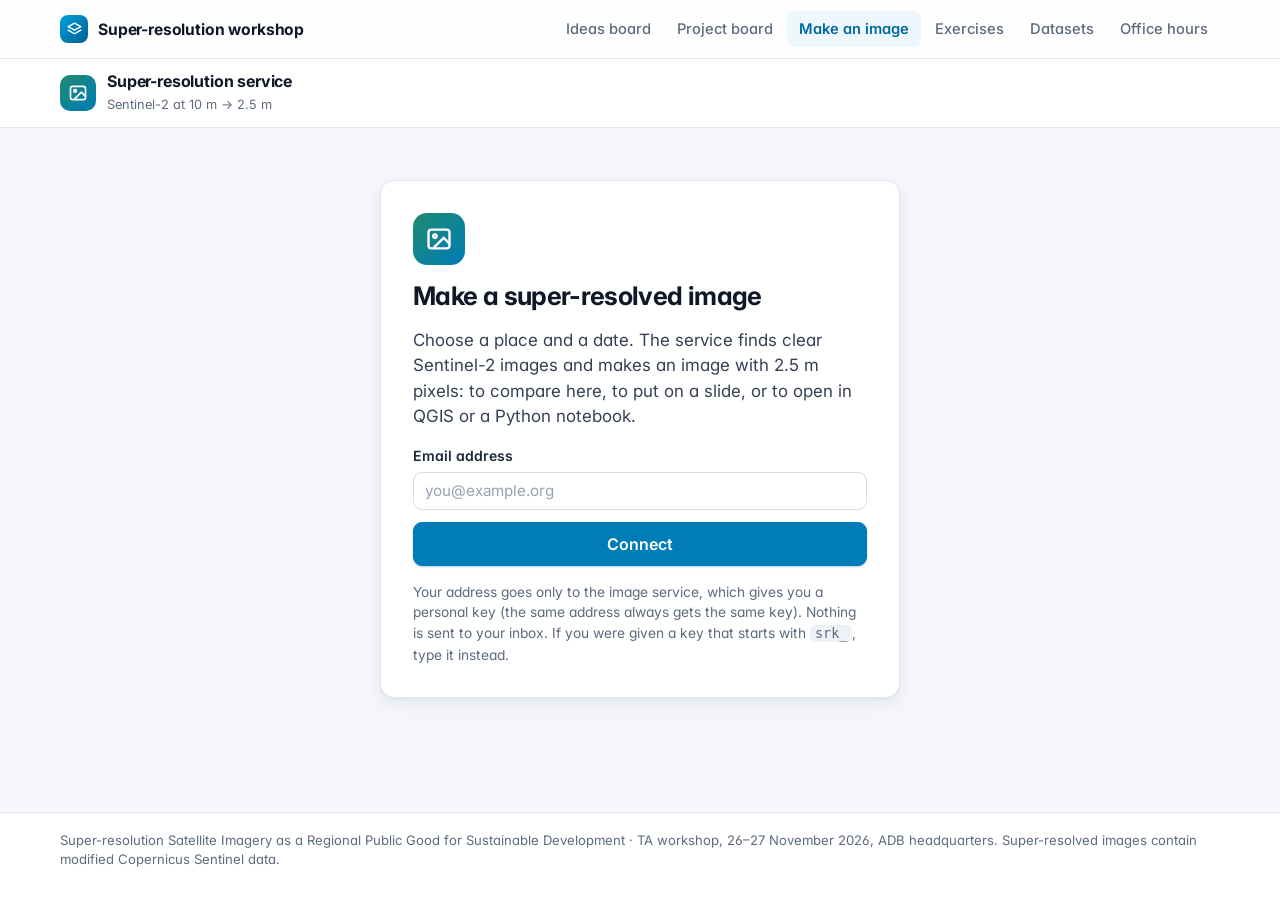
<file: sr/index.html>
<!doctype html>
<html lang="en">
<head>
<meta charset="utf-8">
<meta name="viewport" content="width=device-width,initial-scale=1,viewport-fit=cover">
<title>Super-resolution service · Super-resolution workshop</title>
<link rel="icon" href="data:,">
<link rel="preconnect" href="https://fonts.googleapis.com">
<link rel="preconnect" href="https://fonts.gstatic.com" crossorigin>
<link rel="stylesheet" href="https://fonts.googleapis.com/css2?family=Inter:wght@400;500;600;700&display=swap">
<link rel="stylesheet" href="../assets/vendor/leaflet.css">
<link rel="stylesheet" href="../assets/site.css">
<link rel="stylesheet" href="sr.css">
</head>
<body>
<header class="top" data-root="../" data-page="sr"></header>

<!-- service bar: name, tabs, account -->
<div class="svc">
  <div class="in">
    <div class="svc-name"><span class="svc-mark"><i data-icon="image"></i></span><div><b>Super-resolution service</b><small>Sentinel-2 at 10 m → 2.5 m</small></div></div>
    <nav class="tabs" id="tabs" aria-label="Service" hidden>
      <a href="#new" id="tNew" aria-current="page"><i data-icon="plus"></i>New image</a>
      <a href="#jobs" id="tJobs"><i data-icon="grid"></i>My images <span class="count" id="tCount" hidden></span></a>
    </nav>
    <div class="acct" id="acct" hidden>
      <div class="budget" title="What is left of your budget for new images">
        <div class="budget-line"><span id="aLeft"></span><small id="aOf"></small></div>
        <div class="meter"><i id="aMeter"></i></div>
      </div>
      <details class="who" id="aMenu">
        <summary aria-label="Account"><span class="avatar" id="aAvatar"></span></summary>
        <div class="who-pop">
          <b id="aMail"></b>
          <small id="aLimits"></small>
          <small id="aExpires"></small>
          <div class="sep"></div>
          <button type="button" class="quiet" id="cCopy"><i data-icon="key"></i>Copy my key</button>
          <button type="button" class="quiet" id="cLeave"><i data-icon="out"></i>Disconnect</button>
        </div>
      </details>
    </div>
  </div>
</div>

<main class="wrap">
  <!-- connect -->
  <section id="signin" class="signin">
    <div class="panel signin-card">
      <span class="svc-mark big"><i data-icon="image"></i></span>
      <h1>Make a super-resolved image</h1>
      <p class="lead">Choose a place and a date. The service finds clear Sentinel-2 images and makes an image with 2.5 m pixels: to compare here, to put on a slide, or to open in QGIS or a Python notebook.</p>
      <form id="cForm" class="stack" autocomplete="on">
        <label>Email address
          <input id="cEmail" type="text" inputmode="email" autocomplete="email" placeholder="you@example.org" aria-label="Email address, or a key that starts with srk_" required>
        </label>
        <button class="go" type="submit" id="cGo">Connect</button>
        <div class="bad-box" id="cErr" hidden role="alert"></div>
      </form>
      <p class="small">Your address goes only to the image service, which gives you a personal key (the same address always gets the same key). Nothing is sent to your inbox. If you were given a key that starts with <code>srk_</code>, type it instead.</p>
    </div>
  </section>

  <div id="app" hidden>
    <!-- ============================================================ new image -->
    <section id="vNew" class="newgrid">
      <div class="stack formcol">
        <div class="panel" id="where">
          <h2><span class="num">1</span>Area</h2>
          <label>Place
            <select id="pReady"></select>
          </label>
          <p class="small" id="pNote"></p>
          <div id="own" class="stack">
            <label>Find a place <span class="hint">a name, or coordinates like 14.5995, 120.9842. You can also click on the map.</span>
              <span class="row" style="flex-wrap:nowrap"><input id="pSearch" placeholder="e.g. Tacloban City"><button type="button" id="pFind">Find</button></span>
            </label>
            <div id="pHits" class="hits"></div>
            <div class="fields two">
              <label>Latitude<input id="pLat" type="number" step="any" min="-60" max="70"></label>
              <label>Longitude<input id="pLon" type="number" step="any" min="-180" max="180"></label>
            </div>
          </div>
          <label>Size <span class="hint" id="pKmText"></span>
            <input id="pKm" type="range" min="0.5" max="5" step="0.5" value="2">
          </label>
        </div>

        <div class="panel" id="when">
          <h2><span class="num">2</span>Date</h2>
          <label>Target date <span class="hint">the image is built from clear Sentinel-2 images around this date</span>
            <input id="dDate" type="date" min="2017-01-01" required>
          </label>
        </div>

        <div class="panel" id="what">
          <h2><span class="num">3</span>Processing</h2>
          <div class="choices" role="radiogroup" aria-label="Stages">
            <label class="choice"><input type="radio" name="stages" value="12" checked><span><b>Stage 1 and stage 2</b><small>The sharpest image. Stage 2 refines stage 1 and generates fine detail.</small></span></label>
            <label class="choice"><input type="radio" name="stages" value="1"><span><b>Stage 1 only</b><small>Faster and cheaper. Stays closest to the Sentinel-2 images. You can add stage 2 later.</small></span></label>
          </div>
          <div id="strengthBox" class="stack">
            <b class="sub">Stage 2 strength</b>
            <div class="choices three" role="radiogroup" aria-label="Stage 2 strength">
              <label class="choice"><input type="radio" name="strength" value="100"><span><b>Light</b><small>Changes stage 1 the least.</small></span></label>
              <label class="choice"><input type="radio" name="strength" value="250" checked><span><b>Standard</b><small>The setting of the model.</small></span></label>
              <label class="choice"><input type="radio" name="strength" value="500"><span><b>Strong</b><small>Most generated detail. Costs twice as much.</small></span></label>
            </div>
          </div>
          <details id="more">
            <summary>Advanced options</summary>
            <div class="fields" style="margin-top:14px">
              <label>Search before the date <span class="hint">days, 0 to 365</span><input id="oBefore" type="number" min="0" max="365" step="1" value="45"></label>
              <label>Search after the date <span class="hint">days, 0 to 365</span><input id="oAfter" type="number" min="0" max="365" step="1" value="45"></label>
              <label>Cloud limit <span class="hint">% of a Sentinel-2 image, 1 to 100</span><input id="oCloud" type="number" min="1" max="100" step="1" value="40"></label>
              <label>Clear share <span class="hint">% of each tile that must be clear, 0 to 100</span><input id="oClear" type="number" min="0" max="100" step="5" value="70"></label>
              <label>Different images needed <span class="hint">per tile, 1 to 8; tiles with fewer stay empty</span><input id="oRevisits" type="number" min="1" max="8" step="1" value="1"></label>
              <label>Stage 2 noise level (tau) <span class="hint">10 to 1000; light 100, standard 250, strong 500</span><input id="oTau" type="number" min="10" max="1000" step="1" value="250"></label>
              <label>Stage 2 steps (nfe) <span class="hint">10 up to tau; empty = same as tau. Cost grows with the steps.</span><input id="oNfe" type="number" min="10" max="1000" step="1" placeholder="same as tau"></label>
              <label>Random seed <span class="hint">another seed gives another version of the generated detail</span><input id="oSeed" type="number" min="0" max="2147483647" step="1" value="0"></label>
            </div>
            <div class="stack" style="margin-top:14px">
              <label class="check"><input type="checkbox" id="oBands" checked> Also make the red-edge and short-wave infrared bands at 2.5 m (<code>bands20_sr.tif</code>)</label>
              <label class="check"><input type="checkbox" id="oCache" checked> Use an image that was already made with the same settings, if there is one (free and at once)</label>
              <div><button type="button" class="small-btn" id="oReset">Back to the standard settings</button></div>
            </div>
          </details>
        </div>
      </div>

      <div class="stack sidecol">
        <div class="panel mapcard"><div id="map" aria-label="Map of the chosen area. Click to move the area."></div></div>
        <div class="panel" id="summary">
          <h2>Your request</h2>
          <dl class="kv" id="sumKv"></dl>
          <div id="est" class="stack" aria-live="polite"></div>
          <button type="button" class="go big" id="make"><i data-icon="spark"></i>Make the image</button>
          <p class="small" id="makeNote">Checking is free. Your budget is only used when a new image is made.</p>
        </div>
      </div>
    </section>

    <!-- ============================================================ my images -->
    <section id="vJobs" class="stack" hidden>
      <div class="row spread"><h1>My images</h1><button type="button" class="small-btn" id="mRefresh"><i data-icon="refresh"></i>Refresh</button></div>
      <div class="panel flush"><div id="mList"></div></div>
      <p class="small">Images and their files stay available for 30 days.</p>
    </section>

    <!-- ============================================================ one image -->
    <section id="vJob" class="stack" style="gap:18px" hidden>
      <a href="#jobs" class="backlink"><i data-icon="back"></i>My images</a>
      <div class="jobhead">
        <div class="stack" style="gap:6px;min-width:0">
          <div class="row" style="gap:12px"><h1 id="jTitle">Your image</h1><span class="chip" id="jStatus"></span></div>
          <p class="muted" id="jSummary"></p>
        </div>
        <div class="row">
          <button type="button" id="jCancel" hidden>Cancel</button>
          <button type="button" class="go" id="jUpgrade" hidden><i data-icon="spark"></i>Add stage 2</button>
          <button type="button" id="jAgain" title="Fill the form with the settings of this image"><i data-icon="copy"></i>Use these settings</button>
        </div>
      </div>
      <div id="jSteps" class="steps"></div>
      <div id="jMsg" class="stack" aria-live="polite"></div>
      <div id="jNet" class="warn-box" role="status" hidden></div>

      <div class="jobgrid" id="jBody" hidden>
        <div class="panel flush viewcard" id="viewCard">
          <div class="vbar">
            <div class="seg" role="group" aria-label="View">
              <button type="button" id="vmCompare" aria-pressed="true">Compare</button>
              <button type="button" id="vmSingle" aria-pressed="false">Single</button>
            </div>
            <label class="inline" id="vLwrap"><span id="vLname">Left</span> <select id="vL"></select></label>
            <label class="inline" id="vRwrap">Right <select id="vR"></select></label>
            <button type="button" class="small-btn toggle" id="vMaskBtn" aria-pressed="false" disabled title="Shows where the service had few clear Sentinel-2 images or none"><i data-icon="layers"></i>Validity mask</button>
            <span class="sp"></span>
            <div class="zoomer" role="group" aria-label="Zoom">
              <button type="button" class="small-btn" id="vOut" aria-label="Zoom out"><i data-icon="minus"></i></button>
              <button type="button" class="small-btn" id="vPct" title="Show the whole image">Fit</button>
              <button type="button" class="small-btn" id="vIn" aria-label="Zoom in"><i data-icon="plus"></i></button>
              <button type="button" class="small-btn" id="vFull" aria-label="Full screen" title="Full screen"><i data-icon="expand"></i></button>
            </div>
          </div>
          <div class="viewer" id="viewer">
            <div class="vworld" id="vWorld">
              <div class="vlayer" id="vRight"></div>
              <div class="vlayer" id="vLeft"></div>
              <canvas class="vmask" id="vMask" hidden></canvas>
            </div>
            <div class="vdivider" id="vDiv" role="slider" tabindex="0" aria-label="Dividing line between the left and the right image" aria-valuemin="0" aria-valuemax="100" aria-valuenow="50"><span class="grip"><i data-icon="code"></i></span></div>
            <span class="vtag left" id="vTagL"></span><span class="vtag right" id="vTagR"></span>
            <div class="vscale" id="vScale"><i></i><span></span></div>
            <div class="vlegend" id="vLegend" hidden><span><i style="background:#f6b100"></i>Few clear images</span><span><i style="background:#e5484d"></i>No data</span></div>
            <div class="vload" id="vLoad" hidden></div>
          </div>
          <p class="small vnote" id="vNote"></p>
        </div>

        <aside class="stack side">
          <div class="panel" id="qPanel">
            <h2><i data-icon="check"></i>Quality</h2>
            <div id="qCover"></div>
            <div id="qWarn" class="stack"></div>
          </div>
          <div class="panel" id="iPanel">
            <h2><i data-icon="layers"></i>Sentinel-2 inputs</h2>
            <p class="small" id="iNote"></p>
            <div id="iList" class="scenes"></div>
          </div>
        </aside>
      </div>

      <div id="files" class="uses" hidden>
        <div class="panel use"><h2><i data-icon="image"></i>For slides and documents</h2><p class="small">Colour pictures (PNG), ready to paste.</p><div class="stack" id="fPng"></div></div>
        <div class="panel use"><h2><i data-icon="map"></i>For QGIS and other GIS</h2><p class="small">GeoTIFF files with coordinates. Bands 1 to 4: red, green, blue, near-infrared, as reflectance × 10000. In QGIS, set Min 0 and Max 3000 if the image looks dark.</p><div class="stack" id="fTif"></div></div>
        <div class="panel use"><h2><i data-icon="code"></i>For a Python notebook</h2><p class="small">Paste into Colab or Jupyter.</p><pre id="fCode"></pre><div class="row"><button type="button" class="small-btn" id="fCopy"><i data-icon="copy"></i>Copy with my key</button></div></div>
      </div>

      <details class="panel" id="dPanel" hidden>
        <summary><h2>Details of this image</h2></summary>
        <dl class="kv wide" id="dKv"></dl>
      </details>
      <p class="small" id="jCredit"></p>
    </section>
  </div>
</main>
<dialog id="tDlg" class="thumbdlg" aria-labelledby="tTitle">
  <div class="in">
    <div class="row spread"><h2 id="tTitle"></h2><button type="button" class="quiet" id="tClose">Close</button></div>
    <div class="tpic" id="tPic"></div>
    <p class="small" id="tCap"></p>
    <div class="row spread"><button type="button" class="small-btn" id="tPrev">← Earlier</button><span class="small" id="tPos"></span><button type="button" class="small-btn" id="tNext">Later →</button></div>
  </div>
</dialog>
<footer class="foot"></footer>
<script src="../config.js"></script>
<script src="../assets/site.js"></script>
<script src="../assets/vendor/leaflet.js"></script>
<script src="areas.js"></script>
<script src="sr.js"></script>
</body>
</html>
</file>
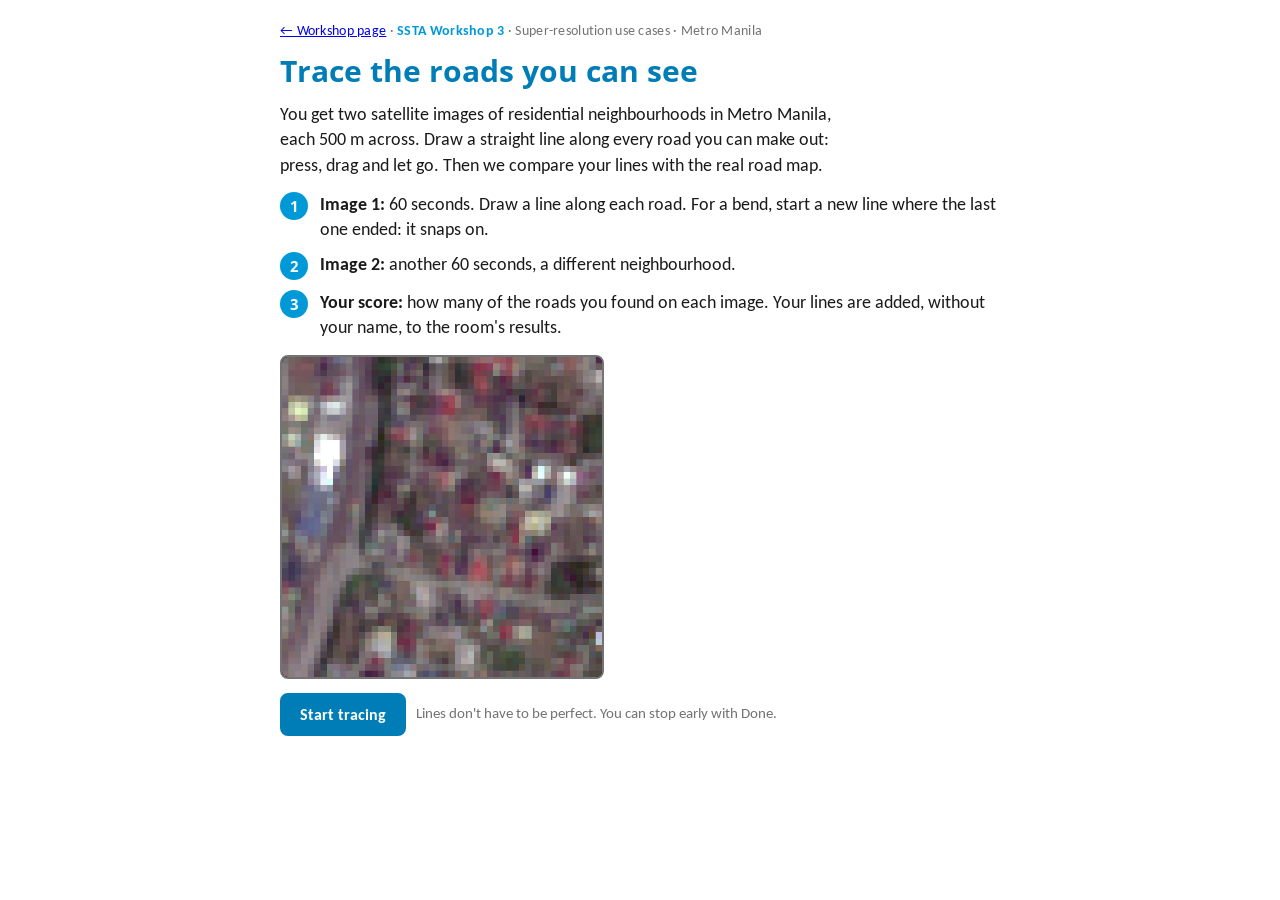
<file: exercises/trace/index.html>
<!doctype html>
<html lang="en">
<head>
<meta charset="utf-8">
<meta name="viewport" content="width=device-width,initial-scale=1,viewport-fit=cover">
<title>Trace the Roads · SSTA Workshop 3</title>
<link rel="icon" href="data:,">
<link rel="preconnect" href="https://fonts.googleapis.com">
<link rel="stylesheet" href="https://fonts.googleapis.com/css2?family=Carlito:wght@400;700&family=Open+Sans:wght@700&display=swap">
<link rel="stylesheet" href="style.css">
<style>body { margin: 0; }</style>
</head>
<body>
<div class="wrap">
  <section id="intro">
    <div style="display:flex;flex-direction:column;gap:14px">
      <div class="eyebrow"><a href="../../" id="home">← Workshop page</a> · <b>SSTA Workshop 3</b> · Super-resolution use cases · Metro Manila</div>
      <h1>Trace the roads you can see</h1>
      <p>You get two satellite images of residential neighbourhoods in Metro Manila, each 500 m across. Draw a straight line along every road you can make out: press, drag and let go. Then we compare your lines with the real road map.</p>
      <ol class="steps">
        <li><span><b>Image 1:</b> 60 seconds. Draw a line along each road. For a bend, start a new line where the last one ended: it snaps on.</span></li>
        <li><span><b>Image 2:</b> another 60 seconds, a different neighbourhood.</span></li>
        <li><span><b>Your score:</b> how many of the roads you found on each image. Your lines are added, without your name, to the room's results.</span></li>
      </ol>
      <div class="stage s2" style="max-width:320px"><img id="introImg" alt="Example: a Sentinel-2 image of Metro Manila, enlarged"></div>
      <div class="bar"><button class="go" id="start">Start tracing</button><span class="muted">Lines don't have to be perfect. You can stop early with Done.</span></div>
    </div>
  </section>

  <section id="trace" hidden>
    <div style="display:flex;flex-direction:column;gap:12px">
      <div class="tag"><strong id="tStep">Image 1 of 2</strong><span class="chip" id="tChip"></span></div>
      <div class="stage" id="tStage"><img id="tImg" alt=""><canvas id="tCan" width="600" height="600" aria-label="Drawing area: press, drag and release to draw a straight line along a road"></canvas>
        <div class="scale"><i></i><span>100 m</span></div></div>
      <div class="bar">
        <div class="timer"><div class="track"><b id="tBar"></b></div><span id="tSec">60 s</span></div>
        <button id="undo">Undo</button><button id="clear">Clear</button><button class="go" id="done">Done</button>
      </div>
    </div>
  </section>

  <section id="result" hidden>
    <div style="display:flex;flex-direction:column;gap:16px">
      <div class="eyebrow"><b>Your score</b></div>
      <h2 id="rHead"></h2>
      <div class="cards">
        <div class="card s2"><span class="chip s2" style="align-self:flex-start">Sentinel-2 · 10 m</span><span class="big" id="rBlur"></span><span>of the roads found</span><span class="muted" id="rBlurP"></span></div>
        <div class="card sr"><span class="chip sr" style="align-self:flex-start">Super-resolved · 2.5 m</span><span class="big" id="rSharp"></span><span>of the roads found</span><span class="muted" id="rSharpP"></span></div>
      </div>
      <p>Both images come from the same free Sentinel-2 satellite. The second was super-resolved by our model before you traced it. Below, your lines are drawn on a real high-resolution image of each neighbourhood.</p>
      <div class="legend"><span style="--c:var(--yours)">your lines</span><span style="--c:var(--found)">roads you found</span><span style="--c:var(--missed)">roads you missed</span></div>
      <div class="pair">
        <figure><div class="stage real"><img id="rImg0" alt=""><canvas id="rCan0" width="600" height="600"></canvas></div><figcaption id="rCap0"></figcaption></figure>
        <figure><div class="stage real"><img id="rImg1" alt=""><canvas id="rCan1" width="600" height="600"></canvas></div><figcaption id="rCap1"></figcaption></figure>
      </div>
      <p class="small" id="sent"></p>
      <p class="small">A road counts as found when one of your lines runs within 12 m of it. Driveways and footpaths are left out. Roads: © OpenStreetMap contributors. Real images: Google satellite imagery, averaged to 2.5 m. Sentinel-2: contains modified Copernicus Sentinel data 2025.</p>
      <div class="bar"><button id="again">Trace again</button></div>
    </div>
  </section>
</div>
<script src="areas.js"></script>
<script src="../../config.js"></script>
<script src="score.js"></script>
<script>
const SECONDS = 60, SNAP = 14, MINLEN = 6;
let plan, cur, strokes = [], active = null, timer, left = 0, results, attempt = 0;
const $ = id => document.getElementById(id);
$("introImg").src = AREAS.A.img.blurry;
let uid; try { uid = localStorage.getItem("ssta-uid"); if (!uid) { uid = Math.random().toString(36).slice(2, 10); localStorage.setItem("ssta-uid", uid); } } catch (e) { uid = Math.random().toString(36).slice(2, 10); }

function newPlan() {
  const first = Math.random() < 0.5 ? "A" : "B";
  return [{ area: first, kind: "blurry" }, { area: first === "A" ? "B" : "A", kind: "sharp" }];
}
function show(id) { for (const s of ["intro", "trace", "result"]) $(s).hidden = s !== id; window.scrollTo(0, 0); }
function begin(i) {
  cur = i; strokes = []; active = null;
  const p = plan[i], s2 = p.kind === "blurry";
  $("tStep").textContent = `Image ${i + 1} of 2`;
  $("tChip").textContent = s2 ? "Sentinel-2 · 10 m pixels, enlarged" : "Super-resolved · 2.5 m pixels";
  $("tChip").className = "chip " + (s2 ? "s2" : "sr");
  $("tStage").className = "stage " + (s2 ? "s2" : "sr");
  $("tImg").src = AREAS[p.area].img[p.kind]; $("tImg").alt = $("tChip").textContent;
  redraw(); left = SECONDS; tick();
  clearInterval(timer); timer = setInterval(() => { left -= 1; tick(); if (left <= 0) finish(); }, 1000);
  show("trace");
}
function tick() { $("tSec").textContent = `${Math.max(left, 0)} s`; $("tBar").style.width = `${100 * Math.max(left, 0) / SECONDS}%`; }
function finish() {
  clearInterval(timer);
  if (active) { if (Math.hypot(active[1][0] - active[0][0], active[1][1] - active[0][1]) >= MINLEN) strokes.push(active); active = null; }
  plan[cur].strokes = strokes;
  if (cur === 0) begin(1); else score();
}
// Straight lines: press = start, drag = preview, release = end. Ends snap to the ends of earlier lines.
const can = $("tCan"), ctx = can.getContext("2d");
function pos(e) { const r = can.getBoundingClientRect(); return [(e.clientX - r.left) * 600 / r.width, (e.clientY - r.top) * 600 / r.height]; }
const clampP = p => [Math.min(600, Math.max(0, p[0])), Math.min(600, Math.max(0, p[1]))];
function snap(p) {
  let best = null, bd = SNAP;
  for (const s of strokes) for (const q of s) { const d = Math.hypot(p[0] - q[0], p[1] - q[1]); if (d < bd) { bd = d; best = q; } }
  return best ? [best[0], best[1]] : p;
}
can.addEventListener("pointerdown", e => { if (left <= 0) return; e.preventDefault(); can.setPointerCapture(e.pointerId);
  const p = snap(clampP(pos(e))); active = [p, p]; redraw(); });
can.addEventListener("pointermove", e => { if (!active) return; active[1] = clampP(pos(e)); redraw(); });
can.addEventListener("pointerup", () => { if (!active) return; const end = snap(active[1]);
  if (Math.hypot(end[0] - active[0][0], end[1] - active[0][1]) >= MINLEN) strokes.push([active[0], end]);
  active = null; redraw(); });
can.addEventListener("pointercancel", () => { active = null; redraw(); });
function redraw() {
  ctx.clearRect(0, 0, 600, 600);
  const all = strokes.concat(active ? [active] : []);
  for (const s of all) { polyline(ctx, s, "rgba(0,0,0,.6)", 8); polyline(ctx, s, css("--trace"), 4); }
  ctx.fillStyle = css("--trace"); ctx.strokeStyle = "rgba(0,0,0,.6)"; ctx.lineWidth = 2;
  for (const s of all) for (const q of s) { ctx.beginPath(); ctx.arc(q[0], q[1], 5, 0, 7); ctx.fill(); ctx.stroke(); }
}
$("undo").onclick = () => { strokes.pop(); redraw(); };
$("clear").onclick = () => { strokes = []; redraw(); };
$("done").onclick = finish;
$("start").onclick = $("again").onclick = () => { plan = newPlan(); attempt += 1; begin(0); };

function send(rs) {
  if (!ENDPOINT) { $("sent").textContent = ""; return; }
  const body = JSON.stringify({ session: SESSION, id: uid, attempt, plan: rs.map(r => ({ area: r.area, kind: r.kind,
    recall: +r.recall.toFixed(4), precision: r.precision === null ? null : +r.precision.toFixed(4),
    lines: r.strokes.map(s => s.flat().map(Math.round)) })) });
  $("sent").textContent = "Sending your lines to the room…";
  const go = k => fetch(ENDPOINT, { method: "POST", mode: "no-cors", headers: { "Content-Type": "text/plain;charset=utf-8" }, body, keepalive: true })
    .then(() => { $("sent").textContent = "Your lines were added to the room's results."; })
    .catch(() => { if (k < 3) setTimeout(() => go(k + 1), 2000 * (k + 1)); else $("sent").textContent = "Could not reach the results board. Your score above still counts."; });
  go(0);
}
function score() {
  results = plan.map(p => ({ ...p, ...evaluate(p.area, p.strokes) }));
  const [b, s] = results;
  $("rBlur").textContent = pct(b.recall); $("rSharp").textContent = pct(s.recall);
  const prec = r => r.precision === null ? "You drew no lines." : `${pct(r.precision)} of your lines were on a real road.`;
  $("rBlurP").textContent = prec(b); $("rSharpP").textContent = prec(s);
  const ratio = b.recall > 0.005 ? s.recall / b.recall : null;
  $("rHead").textContent = s.recall > b.recall
    ? (ratio && ratio >= 1.5 ? `You found ${ratio.toFixed(1)} times as many roads on the super-resolved image` : "You found more roads on the super-resolved image")
    : "You found as many roads on the blurry image. Try again, slowly?";
  results.forEach((r, i) => {
    $("rImg" + i).src = AREAS[r.area].img.real; $("rImg" + i).alt = "Real high-resolution image of the same neighbourhood";
    $("rCap" + i).innerHTML = `<b>Traced on ${r.kind === "blurry" ? "Sentinel-2" : "the super-resolved image"}</b> · drawn on the real image`;
    const c = $("rCan" + i).getContext("2d"); c.clearRect(0, 0, 600, 600);
    const shown = r.segs.filter(([, , ok, m]) => m || ok);   // outlines first, then colours, so the pieces join up
    for (const [p, q, ok] of shown) polyline(c, [p, q], "rgba(0,0,0,.45)", ok ? 9 : 5);
    for (const [p, q, ok] of shown) polyline(c, [p, q], ok ? css("--found") : css("--missed"), ok ? 6 : 3);
    for (const st of r.strokes) { polyline(c, st, "rgba(0,0,0,.6)", 5); polyline(c, st, css("--yours"), 2.5); }
  });
  show("result"); send(results);
}
</script>
</body>
</html>
</file>
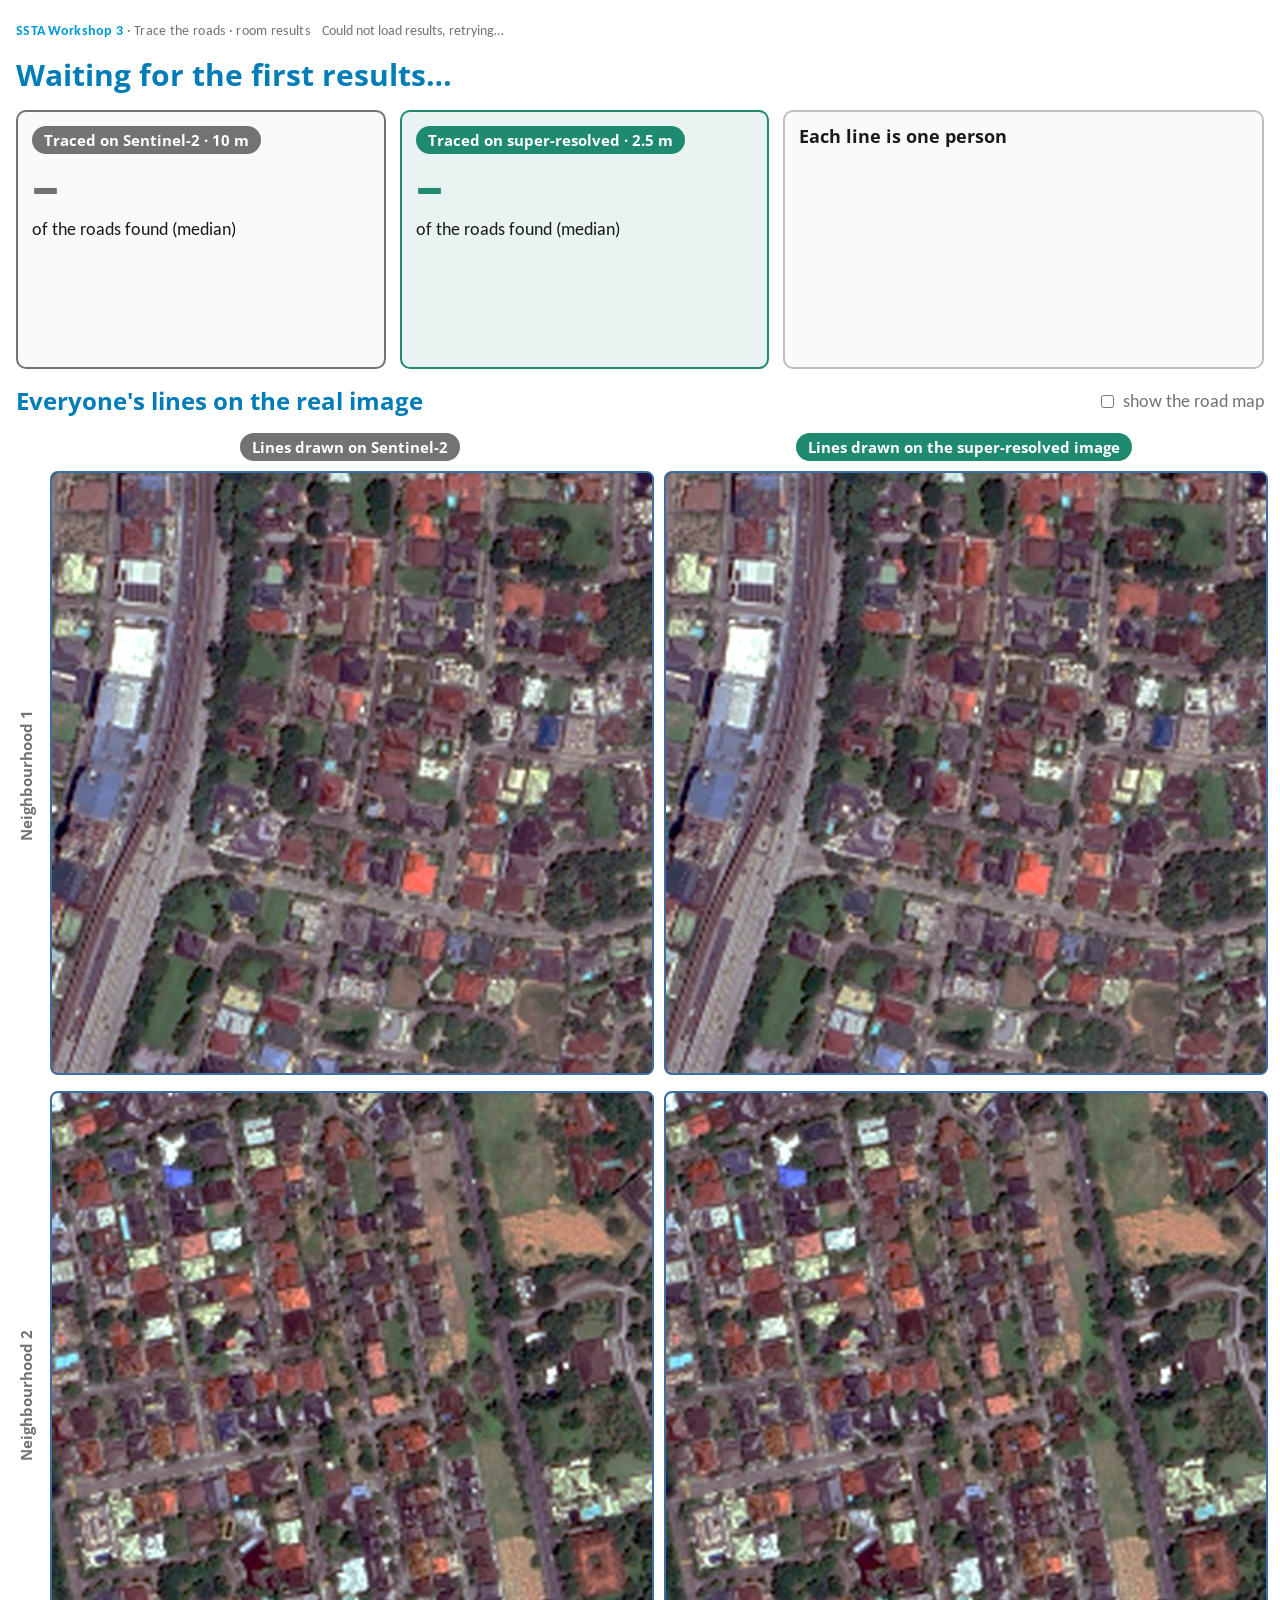
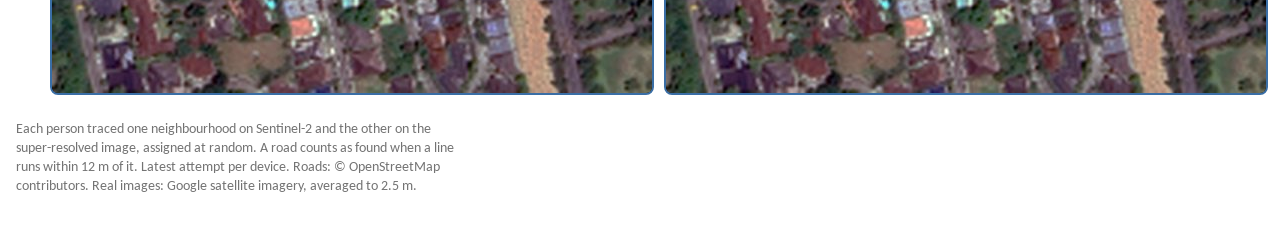
<file: exercises/trace/results.html>
<!doctype html>
<html lang="en">
<head>
<meta charset="utf-8">
<meta name="viewport" content="width=device-width,initial-scale=1,viewport-fit=cover">
<title>Room Results · Trace the Roads</title>
<link rel="icon" href="data:,">
<link rel="preconnect" href="https://fonts.googleapis.com">
<link rel="stylesheet" href="https://fonts.googleapis.com/css2?family=Carlito:wght@400;700&family=Open+Sans:wght@700&display=swap">
<link rel="stylesheet" href="style.css">
<style>
body { margin: 0; }
.top { display: grid; grid-template-columns: minmax(0, 1fr) minmax(0, 1fr) minmax(0, 1.3fr); gap: 14px; }
.card .big { font-size: 3.4rem; }
.card.n .big { color: var(--title); }
.maps { display: grid; grid-template-columns: auto minmax(0, 1fr) minmax(0, 1fr); gap: 10px 14px; align-items: center; }
.maps .rowlab { writing-mode: vertical-rl; transform: rotate(180deg); font: 700 .95rem var(--head); color: var(--muted); }
.maps .collab { text-align: center; }
.stage.map { max-width: none; }
svg text { font-family: var(--body); }
.status { display: flex; flex-wrap: wrap; gap: 12px; align-items: center; }
.demo { background: var(--trace); color: #000; font-weight: 700; padding: 2px 10px; border-radius: 6px; }
label { display: inline-flex; gap: 6px; align-items: center; color: var(--muted); }
@media (max-width: 900px) { .top { grid-template-columns: 1fr 1fr; } .top .slope { grid-column: 1 / -1; } }
@media (max-width: 560px) { .top { grid-template-columns: 1fr; } .maps { grid-template-columns: minmax(0, 1fr) minmax(0, 1fr); } .maps .rowlab, .maps .sp { display: none; } }
</style>
</head>
<body>
<div class="wrap wide">
  <div class="status"><span class="eyebrow"><b>SSTA Workshop 3</b> · Trace the roads · room results</span><span class="demo" id="demo" hidden>Demo data</span>
    <span class="small" id="stamp"></span></div>
  <h1 id="head">Waiting for the first results…</h1>
  <div class="top">
    <div class="card s2"><span class="chip s2" style="align-self:flex-start">Traced on Sentinel-2 · 10 m</span><span class="big" id="mS2">–</span><span>of the roads found (median)</span></div>
    <div class="card sr"><span class="chip sr" style="align-self:flex-start">Traced on super-resolved · 2.5 m</span><span class="big" id="mSR">–</span><span>of the roads found (median)</span></div>
    <div class="card slope"><h3 id="slopeHead">Each line is one person</h3><svg id="slope" viewBox="0 0 420 190" role="img" aria-label="Share of roads found by each person on Sentinel-2 and on the super-resolved image"></svg></div>
  </div>
  <div class="bar"><h2 style="flex:1 1 auto">Everyone's lines on the real image</h2>
    <label><input type="checkbox" id="osm"> show the road map</label></div>
  <div class="maps" id="maps">
    <span class="sp"></span><div class="collab"><span class="chip s2">Lines drawn on Sentinel-2</span></div><div class="collab"><span class="chip sr">Lines drawn on the super-resolved image</span></div>
  </div>
  <p class="small">Each person traced one neighbourhood on Sentinel-2 and the other on the super-resolved image, assigned at random. A road counts as found when a line runs within 12 m of it. Latest attempt per device. Roads: © OpenStreetMap contributors. Real images: Google satellite imagery, averaged to 2.5 m.</p>
</div>
<script src="areas.js"></script>
<script src="../../config.js"></script>
<script src="score.js"></script>
<script>
const $ = id => document.getElementById(id);
const DEMO = !ENDPOINT || new URLSearchParams(location.search).has("demo");
const AREA_NAME = { A: "Neighbourhood 1", B: "Neighbourhood 2" };
const cans = {};
for (const a of ["A", "B"]) {
  const lab = document.createElement("span"); lab.className = "rowlab"; lab.textContent = AREA_NAME[a]; $("maps").appendChild(lab);
  for (const k of ["blurry", "sharp"]) {
    const f = document.createElement("figure");
    f.innerHTML = `<div class="stage real map"><img alt="Real high-resolution image, ${AREA_NAME[a]}" src="${AREAS[a].img.real}"><canvas width="600" height="600"></canvas></div><figcaption></figcaption>`;
    $("maps").appendChild(f); cans[a + k] = { c: f.querySelector("canvas"), cap: f.querySelector("figcaption") };
  }
}
function demoRows(n = 24) {   // simulated room: road pieces found with lower odds on Sentinel-2
  const rows = [];
  for (let i = 0; i < n; i++) {
    const first = i % 2 ? "A" : "B", plan = [{ area: first, kind: "blurry" }, { area: first === "A" ? "B" : "A", kind: "sharp" }];
    for (const p of plan) {
      const odds = p.kind === "blurry" ? 0.08 + 0.12 * Math.random() : 0.35 + 0.3 * Math.random();
      const j = () => (Math.random() - .5) * (p.kind === "blurry" ? 22 : 8);
      p.lines = AREAS[p.area].roads.filter(r => r.m && Math.random() < odds).map(r => [r.p[0][0] + j(), r.p[0][1] + j(), r.p.at(-1)[0] + j(), r.p.at(-1)[1] + j()]);
      if (p.kind === "blurry") for (let k = 0; k < 4; k++) p.lines.push([600 * Math.random(), 600 * Math.random(), 600 * Math.random(), 600 * Math.random()].map(Math.round));
    }
    rows.push({ id: "demo" + i, attempt: 1, plan });
  }
  return rows;
}
let rows = [];
async function load() {
  if (DEMO) { if (!rows.length) rows = demoRows(); return; }
  const r = await fetch(`${ENDPOINT}?session=${encodeURIComponent(SESSION)}&t=${Date.now()}`);
  rows = await r.json();
}
const median = a => { if (!a.length) return null; const s = [...a].sort((x, y) => x - y), m = s.length >> 1; return s.length % 2 ? s[m] : (s[m - 1] + s[m]) / 2; };
function render() {
  const latest = new Map(); for (const r of rows) latest.set(r.id, r);         // rows arrive in time order: keep each device's last attempt
  const people = [...latest.values()].filter(r => Array.isArray(r.plan) && r.plan.length === 2).map(r => {
    const p = r.plan.map(q => { const lines = (q.lines || []).map(l => [[l[0], l[1]], [l[2], l[3]]]); return { ...q, lines, recall: evaluate(q.area, lines).recall }; });
    return { b: p.find(q => q.kind === "blurry"), s: p.find(q => q.kind === "sharp") };
  }).filter(x => x.b && x.s);
  const n = people.length;
  $("demo").hidden = !DEMO;
  $("stamp").textContent = DEMO ? "Preview with simulated people. Add the results link in config.js for the real room." : `Session "${SESSION}" · updated ${new Date().toLocaleTimeString()}`;
  if (!n) { $("head").textContent = "Waiting for the first results…"; return; }
  const mb = median(people.map(x => x.b.recall)), ms = median(people.map(x => x.s.recall));
  const more = people.filter(x => x.s.recall > x.b.recall).length;
  $("mS2").textContent = pct(mb); $("mSR").textContent = pct(ms);
  $("head").textContent = mb > 0.005 && ms / mb >= 1.5
    ? `${n} people traced: they found ${(ms / mb).toFixed(1)} times as many roads on the super-resolved image`
    : `${n} people traced: ${more} of them found more roads on the super-resolved image`;
  $("slopeHead").textContent = `${more} of ${n} found more roads on the super-resolved image`;
  // slope chart
  const W = 420, H = 190, x0 = 110, x1 = 310, y = v => 170 - 150 * v, g = [];
  for (const v of [0, .5, 1]) g.push(`<line x1="${x0 - 10}" x2="${x1 + 10}" y1="${y(v)}" y2="${y(v)}" stroke="#e6e6e6"/><text x="${x0 - 16}" y="${y(v) + 5}" text-anchor="end" font-size="14" fill="#737373">${v * 100}%</text>`);
  g.push(`<text x="${x0}" y="188" text-anchor="middle" font-size="14" fill="#737373">Sentinel-2</text><text x="${x1}" y="188" text-anchor="middle" font-size="14" fill="#1f8a70">Super-resolved</text>`);
  for (const p of people) g.push(`<line x1="${x0}" y1="${y(p.b.recall)}" x2="${x1}" y2="${y(p.s.recall)}" stroke="${p.s.recall > p.b.recall ? "#1f8a70" : "#bfbfbf"}" stroke-opacity=".55" stroke-width="2"/>`
    + `<circle cx="${x0}" cy="${y(p.b.recall)}" r="4" fill="#737373"/><circle cx="${x1}" cy="${y(p.s.recall)}" r="4" fill="#1f8a70"/>`);
  g.push(`<line x1="${x0}" y1="${y(mb)}" x2="${x1}" y2="${y(ms)}" stroke="#007db7" stroke-width="5"/><text x="${x1 + 14}" y="${y(ms) + 5}" font-size="14" font-weight="700" fill="#007db7">median</text>`);
  $("slope").innerHTML = g.join("");
  // overlays
  const showRoads = $("osm").checked;
  for (const a of ["A", "B"]) for (const k of ["blurry", "sharp"]) {
    const { c, cap } = cans[a + k], ctx = c.getContext("2d"); ctx.clearRect(0, 0, 600, 600);
    if (showRoads) for (const r of AREAS[a].roads) if (r.m) polyline(ctx, r.p, "rgba(233,83,43,.85)", 3);
    const here = people.map(x => x.b.area === a && k === "blurry" ? x.b : x.s.area === a && k === "sharp" ? x.s : null).filter(Boolean);
    const alpha = Math.max(.12, Math.min(.6, 3 / Math.max(1, here.length)));
    for (const q of here) for (const l of q.lines) { polyline(ctx, l, `rgba(0,0,0,${alpha * .6})`, 6); polyline(ctx, l, `rgba(253,181,21,${alpha + .2})`, 3); }
    cap.innerHTML = here.length ? `<b>${here.length} people</b> · median ${pct(median(here.map(q => q.recall)))} of the roads found` : "nobody yet";
  }
}
$("osm").onchange = render;
async function cycle() { try { await load(); render(); } catch (e) { $("stamp").textContent = "Could not load results, retrying…"; } }
cycle(); if (!DEMO) setInterval(cycle, 5000);
</script>
</body>
</html>
</file>
<file: assets/site.css>
/* SSTA workshop site: shared look of every page (the tracing exercise keeps its own exercises/trace/style.css).
   A light app look: soft grey page, white cards with thin borders and soft shadows, ADB blue as the one
   accent, green for "our model" and "ready". The names of the colours are kept from the first version. */
:root {
  --page: #f5f7fa;
  --surface: #ffffff;
  --ink: #101828;
  --muted: #5d6b7e;
  --title: #006a9c;          /* text-safe ADB blue */
  --brand: #007db7;
  --brand-dark: #005f8c;
  --wash: #cfeaf8;
  --wash-soft: #eef7fc;
  --card: #ffffff;
  --card-edge: #d5dbe3;
  --line: #e4e8ee;
  --model: #1f8a70;
  --model-fill: #e6f4f0;
  --s2: #667085;
  --warn: #93590a;
  --warn-fill: #fff6e0;
  --warn-edge: #f2c14e;
  --bad: #b3361a;
  --bad-fill: #fdecea;
  --note-yellow: #fff1a6;
  --note-green: #cfeeb2;
  --note-blue: #c3e6fa;
  --note-pink: #ffd0db;
  --note-orange: #ffd8a6;
  --radius: 14px;
  --radius-s: 9px;
  --shadow-s: 0 1px 2px rgba(16, 24, 40, .06);
  --shadow-m: 0 1px 2px rgba(16, 24, 40, .05), 0 6px 20px rgba(16, 24, 40, .07);
  --shadow-l: 0 2px 6px rgba(16, 24, 40, .08), 0 18px 44px rgba(16, 24, 40, .16);
  --head: Inter, "Segoe UI", system-ui, -apple-system, "Helvetica Neue", Arial, sans-serif;
  --body: Inter, "Segoe UI", system-ui, -apple-system, "Helvetica Neue", Arial, sans-serif;
  --mono: ui-monospace, SFMono-Regular, Menlo, Consolas, monospace;
  color-scheme: light;
}
*, *::before, *::after { box-sizing: border-box; }
html { -webkit-text-size-adjust: 100%; scroll-behavior: smooth; }
body { margin: 0; background: var(--page); color: var(--ink); font-family: var(--body); font-size: 16px; line-height: 1.5;
  -webkit-font-smoothing: antialiased; font-feature-settings: "cv11", "ss01"; }
body { min-height: 100vh; min-height: 100dvh; display: flex; flex-direction: column; }
main.wrap { flex: 1 0 auto; width: 100%; }
a { color: var(--title); text-underline-offset: 2px; }
a:focus-visible, button:focus-visible, summary:focus-visible, input:focus-visible, textarea:focus-visible, select:focus-visible, [tabindex]:focus-visible {
  outline: 3px solid rgba(0, 125, 183, .45); outline-offset: 2px; }
h1, h2, h3 { font-family: var(--head); font-weight: 700; color: var(--ink); line-height: 1.2; margin: 0; letter-spacing: -.015em; text-wrap: balance; }
h1 { font-size: 1.9rem; letter-spacing: -.025em; }
h2 { font-size: 1.25rem; }
h3 { font-size: 1rem; }
p { margin: 0; max-width: 72ch; }
code, pre { font: .84rem/1.55 var(--mono); }
code { background: #eef1f5; border-radius: 5px; padding: 1px 5px; }
pre { margin: 0; background: #0f1b2a; color: #e6edf5; border-radius: var(--radius-s); padding: 12px 14px; overflow-x: auto; white-space: pre; }
pre code { background: none; padding: 0; }
[hidden] { display: none !important; }
svg.ic { width: 1.15em; height: 1.15em; flex: none; fill: none; stroke: currentColor; stroke-width: 2; stroke-linecap: round; stroke-linejoin: round; vertical-align: -.2em; }

/* top bar */
.top { position: sticky; top: 0; z-index: 50; background: rgba(255, 255, 255, .86); backdrop-filter: saturate(1.6) blur(12px); -webkit-backdrop-filter: saturate(1.6) blur(12px);
  border-bottom: 1px solid var(--line); }
.top .in { max-width: 1200px; margin: 0 auto; padding: 0 20px; min-height: 58px; display: flex; gap: 8px 22px; align-items: center; }
.top .home { display: inline-flex; align-items: center; gap: 10px; font: 700 .98rem var(--head); letter-spacing: -.01em; color: var(--ink); text-decoration: none; white-space: nowrap; }
.top .home .mark { width: 28px; height: 28px; border-radius: 8px; background: linear-gradient(135deg, #00a1e0, #005f8c); display: grid; place-items: center; color: #fff; }
.top .home .mark svg { width: 17px; height: 17px; }
.top nav { display: flex; gap: 2px; font-size: .92rem; overflow-x: auto; scrollbar-width: none; margin-left: auto; }
.top nav::-webkit-scrollbar { display: none; }
.top nav a { text-decoration: none; color: var(--muted); padding: 7px 12px; border-radius: 8px; font-weight: 500; white-space: nowrap; transition: background .15s, color .15s; }
.top nav a:hover { background: #eef1f5; color: var(--ink); }
.top nav a[aria-current="page"] { background: var(--wash-soft); color: var(--title); font-weight: 600; }

.wrap { max-width: 1200px; margin: 0 auto; padding: 28px 20px 64px; display: flex; flex-direction: column; gap: 26px; }
.wrap.narrow { max-width: 860px; }
.stack { display: flex; flex-direction: column; gap: 12px; }
.row { display: flex; flex-wrap: wrap; gap: 10px; align-items: center; }
.spread { justify-content: space-between; }
.eyebrow { font-size: .8rem; font-weight: 600; color: var(--muted); letter-spacing: .06em; text-transform: uppercase; }
.eyebrow b { color: var(--brand); font-weight: 700; }
.lead { font-size: 1.06rem; color: #344054; }
.muted { color: var(--muted); }
.small { font-size: .86rem; color: var(--muted); }

/* link cards */
.tiles { display: grid; grid-template-columns: repeat(auto-fill, minmax(255px, 1fr)); gap: 16px; }
.tile { position: relative; display: flex; flex-direction: column; gap: 8px; padding: 18px; border: 1px solid var(--line); border-radius: var(--radius);
  background: var(--surface); color: #344054; text-decoration: none; min-width: 0; box-shadow: var(--shadow-s); font-size: .95rem;
  transition: transform .15s ease, box-shadow .15s ease, border-color .15s ease; }
a.tile:hover { border-color: #b6d9ec; box-shadow: var(--shadow-m); transform: translateY(-2px); }
.tile h3 { color: var(--ink); font-size: 1.06rem; }
.tile .icon { width: 40px; height: 40px; border-radius: 11px; background: var(--wash-soft); color: var(--brand); display: grid; place-items: center; margin-bottom: 2px; }
.tile .icon svg { width: 21px; height: 21px; }
.tile .go { margin-top: auto; padding-top: 6px; font-weight: 600; color: var(--title); display: inline-flex; align-items: center; gap: 6px; font-size: .92rem; }
.tile .go::after { content: "→"; transition: transform .15s; }
a.tile:hover .go::after { transform: translateX(3px); }
.tile.main .icon { background: linear-gradient(135deg, #00a1e0, #006a9c); color: #fff; }
.tile.off { border-style: dashed; color: var(--muted); box-shadow: none; }
.tile.off h3 { color: var(--muted); }
.tag { display: inline-flex; align-items: center; gap: 5px; align-self: flex-start; font: 600 .72rem var(--head); letter-spacing: .04em; text-transform: uppercase;
  padding: 3px 9px; border-radius: 999px; background: var(--wash-soft); color: var(--title); }
.tag.grey { background: #eef1f5; color: #4a5565; }
.tag.green { background: var(--model-fill); color: #14654f; }
.tag.amber { background: var(--warn-fill); color: var(--warn); }

/* buttons and forms */
button, .btn { font: 600 .92rem var(--body); border-radius: var(--radius-s); padding: 8px 14px; border: 1px solid var(--card-edge); background: var(--surface);
  color: #1d2939; cursor: pointer; text-decoration: none; display: inline-flex; align-items: center; justify-content: center; gap: 7px; box-shadow: var(--shadow-s);
  transition: background .12s, border-color .12s, box-shadow .12s, transform .05s; min-height: 38px; }
button:hover:not(:disabled), .btn:hover { background: #f4f6f9; border-color: #c2cad5; }
button:active:not(:disabled), .btn:active { transform: translateY(1px); }
button.go, .btn.go { background: var(--brand); border-color: var(--brand); color: #fff; box-shadow: 0 1px 2px rgba(0, 95, 140, .3); }
button.go:hover:not(:disabled), .btn.go:hover { background: var(--brand-dark); border-color: var(--brand-dark); }
button.quiet, .btn.quiet { border-color: transparent; background: transparent; box-shadow: none; padding: 5px 9px; color: var(--title); min-height: 0; }
button.quiet:hover:not(:disabled) { background: var(--wash-soft); border-color: transparent; }
button.small-btn, .btn.small-btn { padding: 4px 10px; font-size: .84rem; min-height: 30px; border-radius: 7px; }
button.danger { color: var(--bad); }
button:disabled { opacity: .5; cursor: default; }
label { display: flex; flex-direction: column; gap: 5px; font-weight: 600; font-size: .88rem; min-width: 0; color: #1d2939; }
label .hint { font-weight: 400; color: var(--muted); font-size: .84rem; }
input, textarea, select { font: 400 .95rem var(--body); padding: 8px 11px; border: 1px solid var(--card-edge); border-radius: var(--radius-s); background: #fff;
  color: var(--ink); min-width: 0; width: 100%; min-height: 38px; transition: border-color .12s, box-shadow .12s; }
input:hover, textarea:hover, select:hover { border-color: #b3bcc9; }
input:focus, textarea:focus, select:focus { outline: none; border-color: var(--brand); box-shadow: 0 0 0 3px rgba(0, 125, 183, .18); }
input::placeholder, textarea::placeholder { color: #98a2b3; }
textarea { resize: vertical; min-height: 4.2em; }
input[type="checkbox"], input[type="radio"] { width: 16px; height: 16px; min-height: 0; accent-color: var(--brand); padding: 0; box-shadow: none; flex: none; }
input[type="range"] { padding: 0; border: 0; min-height: 0; accent-color: var(--brand); box-shadow: none; background: none; }
label.check { flex-direction: row; align-items: center; gap: 8px; font-weight: 400; font-size: .92rem; }
.fields { display: grid; grid-template-columns: repeat(auto-fit, minmax(210px, 1fr)); gap: 14px; }

.panel { border: 1px solid var(--line); border-radius: var(--radius); background: var(--surface); padding: 20px; display: flex; flex-direction: column; gap: 14px;
  min-width: 0; box-shadow: var(--shadow-s); }
.panel.blue { border-color: #b6d9ec; background: linear-gradient(180deg, #f3fafe, #fff); }
.note-box, .warn-box, .bad-box, .ok-box { border-radius: var(--radius-s); padding: 10px 14px; font-size: .92rem; border: 1px solid transparent; }
.note-box { background: var(--wash-soft); border-color: #cfe6f3; color: #0b4a6b; }
.warn-box { background: var(--warn-fill); border-color: #f4dba0; color: #6b4206; }
.bad-box { background: var(--bad-fill); border-color: #f3c5bb; color: #8a2713; }
.ok-box { background: var(--model-fill); border-color: #bfe2d8; color: #14594a; }
.status { font-size: .84rem; color: var(--muted); display: inline-flex; align-items: center; gap: 7px; font-weight: 500; }
.status::before { content: ""; width: 8px; height: 8px; border-radius: 50%; background: var(--card-edge); }
.status.live::before { background: #22a37f; box-shadow: 0 0 0 3px rgba(34, 163, 127, .2); }
.status.off::before { background: var(--bad); box-shadow: 0 0 0 3px rgba(179, 54, 26, .18); }

/* dialogs */
dialog { border: 0; border-radius: 16px; padding: 0; width: min(560px, calc(100vw - 24px)); color: var(--ink); font: inherit; box-shadow: var(--shadow-l); }
dialog::backdrop { background: rgba(16, 24, 40, .45); backdrop-filter: blur(2px); }
dialog form { display: flex; flex-direction: column; gap: 14px; padding: 22px; }
dialog h2 { font-size: 1.2rem; }
.actions { display: flex; flex-wrap: wrap; gap: 10px; justify-content: flex-end; }

/* questions and answers */
.faq { display: flex; flex-direction: column; gap: 8px; }
.faq details { border: 1px solid var(--line); border-radius: var(--radius-s); background: #fff; box-shadow: var(--shadow-s); }
.faq details[open] { border-color: #b6d9ec; }
.faq summary { cursor: pointer; padding: 12px 16px; font-weight: 600; list-style-position: inside; }
.faq .a { padding: 0 16px 16px; display: flex; flex-direction: column; gap: 8px; }
.faq ul, .faq ol { margin: 0; padding-left: 1.3em; }
.empty { border: 1px dashed var(--card-edge); border-radius: var(--radius); padding: 26px; color: var(--muted); text-align: center; background: rgba(255, 255, 255, .6); }

table.plain { border-collapse: collapse; width: 100%; font-size: .9rem; }
table.plain th, table.plain td { text-align: left; padding: 7px 12px 7px 0; border-bottom: 1px solid var(--line); vertical-align: top; }
table.plain th { font-size: .74rem; color: var(--muted); font-weight: 600; text-transform: uppercase; letter-spacing: .05em; }
table.plain tr:last-child td { border-bottom: 0; }
.scroll-x { overflow-x: auto; }

footer.foot { border-top: 1px solid var(--line); background: var(--surface); }
footer.foot .in { max-width: 1200px; margin: 0 auto; padding: 18px 20px 30px; font-size: .82rem; color: var(--muted); }

@media (max-width: 640px) {
  h1 { font-size: 1.55rem; }
  .top .in { padding: 0 14px; gap: 10px; }
  .top .home span.name { display: none; }
  .wrap { padding: 20px 14px 48px; gap: 22px; }
  .panel { padding: 16px; }
}
@media (prefers-reduced-motion: reduce) { * { transition: none !important; animation: none !important; scroll-behavior: auto !important; } }
</file>
<file: datasets/datasets.css>
/* Open datasets page (the page itself is built by build_datasets.py, see the README of the repo). */
section { display: flex; flex-direction: column; gap: 12px; scroll-margin-top: 150px; }
.sec-head { display: flex; flex-wrap: wrap; align-items: baseline; gap: 4px 12px; }
.sec-head p { color: var(--muted); font-size: .95rem; }
.sec-head .n { font: 600 .78rem var(--head); color: var(--muted); background: #e9edf2; border-radius: 999px; padding: 1px 9px; }
.about { color: #344054; font-size: .95rem; }
.sr-only { position: absolute; width: 1px; height: 1px; overflow: hidden; clip-path: inset(50%); white-space: nowrap; }
.panel.flat { gap: 12px; }

/* search and filters */
.finder { display: flex; flex-wrap: wrap; align-items: center; gap: 10px 14px; padding: 10px 12px; border: 1px solid var(--line); border-radius: var(--radius);
  background: rgba(255, 255, 255, .92); backdrop-filter: blur(10px); -webkit-backdrop-filter: blur(10px); box-shadow: var(--shadow-m); }
.finder .search { position: relative; flex: 1 1 260px; flex-direction: row; }
.finder .search svg { position: absolute; left: 11px; top: 50%; transform: translateY(-50%); color: var(--muted); pointer-events: none; }
.finder .search input { padding-left: 36px; }
.finder .check { white-space: nowrap; }
.chips { display: flex; flex-wrap: wrap; gap: 6px; }
.chip { min-height: 32px; padding: 4px 12px; border-radius: 999px; font-size: .86rem; box-shadow: none; color: #344054; }
.chip::before { content: ""; width: 8px; height: 8px; border-radius: 50%; background: var(--dot, transparent); }
.chip[data-fit=""]::before { display: none; }
.chip.on, .chip.on:hover:not(:disabled) { background: var(--ink); border-color: var(--ink); color: #fff; }
.likely { --dot: #1f8a70; } .maybe { --dot: #d9930d; } .unlikely { --dot: #98a2b3; } .context { --dot: #007db7; }
@media (min-width: 900px) { .finder { position: sticky; top: 68px; z-index: 20; } }

.themes { display: flex; flex-wrap: wrap; gap: 6px; }
.themes a { text-decoration: none; font-size: .86rem; font-weight: 500; color: #344054; padding: 5px 11px; border-radius: 999px; border: 1px solid var(--line); background: var(--surface); }
.themes a:hover { border-color: #b6d9ec; color: var(--title); }
.themes a span { color: var(--muted); font-size: .78rem; margin-left: 2px; }

/* marks */
.fit, .mark { display: inline-flex; align-items: center; gap: 6px; font: 600 .72rem var(--head); letter-spacing: .03em; padding: 3px 9px; border-radius: 999px; white-space: nowrap; }
.fit::before { content: ""; width: 7px; height: 7px; border-radius: 50%; background: var(--dot); }
.fit.likely { background: var(--model-fill); color: #14654f; }
.fit.maybe { background: var(--warn-fill); color: var(--warn); }
.fit.unlikely { background: #eef1f5; color: #4a5565; }
.fit.context { background: var(--wash-soft); color: var(--title); }
.mark.people { background: #efeafc; color: #5335a8; }
.mark.nc { background: var(--bad-fill); color: #8a2713; }

.legend { display: grid; grid-template-columns: repeat(auto-fit, minmax(250px, 1fr)); gap: 10px 22px; }
.legend div { display: flex; flex-direction: column; align-items: flex-start; gap: 5px; font-size: .9rem; color: #344054; }
.notes { display: grid; grid-template-columns: repeat(auto-fit, minmax(300px, 1fr)); gap: 12px 26px; border-top: 1px solid var(--line); padding-top: 14px; }
.notes p { font-size: .9rem; color: #344054; }
.notes .mark { margin-right: 4px; }

/* start here */
.picks { display: grid; grid-template-columns: repeat(auto-fill, minmax(280px, 1fr)); gap: 10px; }
.pick { display: flex; flex-direction: column; gap: 3px; padding: 12px 14px; border: 1px solid var(--line); border-radius: var(--radius-s); background: var(--surface);
  box-shadow: var(--shadow-s); font-size: .92rem; }
.pick b { font-weight: 600; }
.pick span { color: var(--muted); }

/* one dataset */
.ds { border: 1px solid var(--line); border-radius: var(--radius); background: var(--surface); box-shadow: var(--shadow-s); padding: 16px 18px; display: flex; flex-direction: column;
  gap: 12px; scroll-margin-top: 150px; min-width: 0; }
.ds:target { border-color: var(--brand); box-shadow: 0 0 0 3px rgba(0, 125, 183, .18); }
.ds header { display: flex; flex-wrap: wrap; align-items: center; justify-content: space-between; gap: 8px 14px; }
.ds h3 { font-size: 1.02rem; }
.ds h3 a { color: var(--title); text-decoration: none; }
.ds h3 a:hover { text-decoration: underline; }
.ds h3 a[target]::after { content: "↗"; font-weight: 400; font-size: .85em; margin-left: 4px; color: var(--muted); }
.ds .tags { display: flex; flex-wrap: wrap; gap: 6px; }
.ds .cols { display: grid; gap: 12px 24px; grid-template-columns: 1.5fr 1fr 1.15fr; }
.ds .cols.c2 { grid-template-columns: 1.5fr 1fr; }
.ds .cols > div { display: flex; flex-direction: column; gap: 3px; min-width: 0; }
.ds .lab { font: 600 .7rem var(--head); letter-spacing: .06em; text-transform: uppercase; color: var(--muted); }
.ds p { font-size: .92rem; color: #344054; max-width: none; overflow-wrap: anywhere; }
.ds code { font-size: .78rem; overflow-wrap: anywhere; }
.ds footer { display: flex; flex-wrap: wrap; gap: 8px 24px; border-top: 1px solid var(--line); padding-top: 12px; }
.ds .why { flex: 1 1 280px; }
.ds .try { flex: 1.3 1 320px; display: flex; flex-direction: column; gap: 3px; color: var(--ink); font-weight: 500; }
.ds .try i { font-style: normal; }

.prose ul { margin: 0; padding-left: 1.2em; display: flex; flex-direction: column; gap: 6px; }
.prose li, .prose p { font-size: .92rem; color: #344054; max-width: 90ch; }
table.plain td:first-child { min-width: 180px; }
table.plain td:last-child { white-space: nowrap; }

@media (max-width: 800px) {
  section, .ds { scroll-margin-top: 70px; }
  .ds .cols, .ds .cols.c2 { grid-template-columns: 1fr; }
  .ds { padding: 14px; }
  table.plain td:last-child { white-space: normal; }
}
</file>
<file: assets/vendor/leaflet.css>
/* required styles */

.leaflet-pane,
.leaflet-tile,
.leaflet-marker-icon,
.leaflet-marker-shadow,
.leaflet-tile-container,
.leaflet-pane > svg,
.leaflet-pane > canvas,
.leaflet-zoom-box,
.leaflet-image-layer,
.leaflet-layer {
	position: absolute;
	left: 0;
	top: 0;
	}
.leaflet-container {
	overflow: hidden;
	}
.leaflet-tile,
.leaflet-marker-icon,
.leaflet-marker-shadow {
	-webkit-user-select: none;
	   -moz-user-select: none;
	        user-select: none;
	  -webkit-user-drag: none;
	}
/* Prevents IE11 from highlighting tiles in blue */
.leaflet-tile::selection {
	background: transparent;
}
/* Safari renders non-retina tile on retina better with this, but Chrome is worse */
.leaflet-safari .leaflet-tile {
	image-rendering: -webkit-optimize-contrast;
	}
/* hack that prevents hw layers "stretching" when loading new tiles */
.leaflet-safari .leaflet-tile-container {
	width: 1600px;
	height: 1600px;
	-webkit-transform-origin: 0 0;
	}
.leaflet-marker-icon,
.leaflet-marker-shadow {
	display: block;
	}
/* .leaflet-container svg: reset svg max-width decleration shipped in Joomla! (joomla.org) 3.x */
/* .leaflet-container img: map is broken in FF if you have max-width: 100% on tiles */
.leaflet-container .leaflet-overlay-pane svg {
	max-width: none !important;
	max-height: none !important;
	}
.leaflet-container .leaflet-marker-pane img,
.leaflet-container .leaflet-shadow-pane img,
.leaflet-container .leaflet-tile-pane img,
.leaflet-container img.leaflet-image-layer,
.leaflet-container .leaflet-tile {
	max-width: none !important;
	max-height: none !important;
	width: auto;
	padding: 0;
	}

.leaflet-container img.leaflet-tile {
	/* See: https://bugs.chromium.org/p/chromium/issues/detail?id=600120 */
	mix-blend-mode: plus-lighter;
}

.leaflet-container.leaflet-touch-zoom {
	-ms-touch-action: pan-x pan-y;
	touch-action: pan-x pan-y;
	}
.leaflet-container.leaflet-touch-drag {
	-ms-touch-action: pinch-zoom;
	/* Fallback for FF which doesn't support pinch-zoom */
	touch-action: none;
	touch-action: pinch-zoom;
}
.leaflet-container.leaflet-touch-drag.leaflet-touch-zoom {
	-ms-touch-action: none;
	touch-action: none;
}
.leaflet-container {
	-webkit-tap-highlight-color: transparent;
}
.leaflet-container a {
	-webkit-tap-highlight-color: rgba(51, 181, 229, 0.4);
}
.leaflet-tile {
	filter: inherit;
	visibility: hidden;
	}
.leaflet-tile-loaded {
	visibility: inherit;
	}
.leaflet-zoom-box {
	width: 0;
	height: 0;
	-moz-box-sizing: border-box;
	     box-sizing: border-box;
	z-index: 800;
	}
/* workaround for https://bugzilla.mozilla.org/show_bug.cgi?id=888319 */
.leaflet-overlay-pane svg {
	-moz-user-select: none;
	}

.leaflet-pane         { z-index: 400; }

.leaflet-tile-pane    { z-index: 200; }
.leaflet-overlay-pane { z-index: 400; }
.leaflet-shadow-pane  { z-index: 500; }
.leaflet-marker-pane  { z-index: 600; }
.leaflet-tooltip-pane   { z-index: 650; }
.leaflet-popup-pane   { z-index: 700; }

.leaflet-map-pane canvas { z-index: 100; }
.leaflet-map-pane svg    { z-index: 200; }

.leaflet-vml-shape {
	width: 1px;
	height: 1px;
	}
.lvml {
	behavior: url(#default#VML);
	display: inline-block;
	position: absolute;
	}


/* control positioning */

.leaflet-control {
	position: relative;
	z-index: 800;
	pointer-events: visiblePainted; /* IE 9-10 doesn't have auto */
	pointer-events: auto;
	}
.leaflet-top,
.leaflet-bottom {
	position: absolute;
	z-index: 1000;
	pointer-events: none;
	}
.leaflet-top {
	top: 0;
	}
.leaflet-right {
	right: 0;
	}
.leaflet-bottom {
	bottom: 0;
	}
.leaflet-left {
	left: 0;
	}
.leaflet-control {
	float: left;
	clear: both;
	}
.leaflet-right .leaflet-control {
	float: right;
	}
.leaflet-top .leaflet-control {
	margin-top: 10px;
	}
.leaflet-bottom .leaflet-control {
	margin-bottom: 10px;
	}
.leaflet-left .leaflet-control {
	margin-left: 10px;
	}
.leaflet-right .leaflet-control {
	margin-right: 10px;
	}


/* zoom and fade animations */

.leaflet-fade-anim .leaflet-popup {
	opacity: 0;
	-webkit-transition: opacity 0.2s linear;
	   -moz-transition: opacity 0.2s linear;
	        transition: opacity 0.2s linear;
	}
.leaflet-fade-anim .leaflet-map-pane .leaflet-popup {
	opacity: 1;
	}
.leaflet-zoom-animated {
	-webkit-transform-origin: 0 0;
	    -ms-transform-origin: 0 0;
	        transform-origin: 0 0;
	}
svg.leaflet-zoom-animated {
	will-change: transform;
}

.leaflet-zoom-anim .leaflet-zoom-animated {
	-webkit-transition: -webkit-transform 0.25s cubic-bezier(0,0,0.25,1);
	   -moz-transition:    -moz-transform 0.25s cubic-bezier(0,0,0.25,1);
	        transition:         transform 0.25s cubic-bezier(0,0,0.25,1);
	}
.leaflet-zoom-anim .leaflet-tile,
.leaflet-pan-anim .leaflet-tile {
	-webkit-transition: none;
	   -moz-transition: none;
	        transition: none;
	}

.leaflet-zoom-anim .leaflet-zoom-hide {
	visibility: hidden;
	}


/* cursors */

.leaflet-interactive {
	cursor: pointer;
	}
.leaflet-grab {
	cursor: -webkit-grab;
	cursor:    -moz-grab;
	cursor:         grab;
	}
.leaflet-crosshair,
.leaflet-crosshair .leaflet-interactive {
	cursor: crosshair;
	}
.leaflet-popup-pane,
.leaflet-control {
	cursor: auto;
	}
.leaflet-dragging .leaflet-grab,
.leaflet-dragging .leaflet-grab .leaflet-interactive,
.leaflet-dragging .leaflet-marker-draggable {
	cursor: move;
	cursor: -webkit-grabbing;
	cursor:    -moz-grabbing;
	cursor:         grabbing;
	}

/* marker & overlays interactivity */
.leaflet-marker-icon,
.leaflet-marker-shadow,
.leaflet-image-layer,
.leaflet-pane > svg path,
.leaflet-tile-container {
	pointer-events: none;
	}

.leaflet-marker-icon.leaflet-interactive,
.leaflet-image-layer.leaflet-interactive,
.leaflet-pane > svg path.leaflet-interactive,
svg.leaflet-image-layer.leaflet-interactive path {
	pointer-events: visiblePainted; /* IE 9-10 doesn't have auto */
	pointer-events: auto;
	}

/* visual tweaks */

.leaflet-container {
	background: #ddd;
	outline-offset: 1px;
	}
.leaflet-container a {
	color: #0078A8;
	}
.leaflet-zoom-box {
	border: 2px dotted #38f;
	background: rgba(255,255,255,0.5);
	}


/* general typography */
.leaflet-container {
	font-family: "Helvetica Neue", Arial, Helvetica, sans-serif;
	font-size: 12px;
	font-size: 0.75rem;
	line-height: 1.5;
	}


/* general toolbar styles */

.leaflet-bar {
	box-shadow: 0 1px 5px rgba(0,0,0,0.65);
	border-radius: 4px;
	}
.leaflet-bar a {
	background-color: #fff;
	border-bottom: 1px solid #ccc;
	width: 26px;
	height: 26px;
	line-height: 26px;
	display: block;
	text-align: center;
	text-decoration: none;
	color: black;
	}
.leaflet-bar a,
.leaflet-control-layers-toggle {
	background-position: 50% 50%;
	background-repeat: no-repeat;
	display: block;
	}
.leaflet-bar a:hover,
.leaflet-bar a:focus {
	background-color: #f4f4f4;
	}
.leaflet-bar a:first-child {
	border-top-left-radius: 4px;
	border-top-right-radius: 4px;
	}
.leaflet-bar a:last-child {
	border-bottom-left-radius: 4px;
	border-bottom-right-radius: 4px;
	border-bottom: none;
	}
.leaflet-bar a.leaflet-disabled {
	cursor: default;
	background-color: #f4f4f4;
	color: #bbb;
	}

.leaflet-touch .leaflet-bar a {
	width: 30px;
	height: 30px;
	line-height: 30px;
	}
.leaflet-touch .leaflet-bar a:first-child {
	border-top-left-radius: 2px;
	border-top-right-radius: 2px;
	}
.leaflet-touch .leaflet-bar a:last-child {
	border-bottom-left-radius: 2px;
	border-bottom-right-radius: 2px;
	}

/* zoom control */

.leaflet-control-zoom-in,
.leaflet-control-zoom-out {
	font: bold 18px 'Lucida Console', Monaco, monospace;
	text-indent: 1px;
	}

.leaflet-touch .leaflet-control-zoom-in, .leaflet-touch .leaflet-control-zoom-out  {
	font-size: 22px;
	}


/* layers control */

.leaflet-control-layers {
	box-shadow: 0 1px 5px rgba(0,0,0,0.4);
	background: #fff;
	border-radius: 5px;
	}
.leaflet-control-layers-toggle {
	background-image: url(images/layers.png);
	width: 36px;
	height: 36px;
	}
.leaflet-retina .leaflet-control-layers-toggle {
	background-image: url(images/layers-2x.png);
	background-size: 26px 26px;
	}
.leaflet-touch .leaflet-control-layers-toggle {
	width: 44px;
	height: 44px;
	}
.leaflet-control-layers .leaflet-control-layers-list,
.leaflet-control-layers-expanded .leaflet-control-layers-toggle {
	display: none;
	}
.leaflet-control-layers-expanded .leaflet-control-layers-list {
	display: block;
	position: relative;
	}
.leaflet-control-layers-expanded {
	padding: 6px 10px 6px 6px;
	color: #333;
	background: #fff;
	}
.leaflet-control-layers-scrollbar {
	overflow-y: scroll;
	overflow-x: hidden;
	padding-right: 5px;
	}
.leaflet-control-layers-selector {
	margin-top: 2px;
	position: relative;
	top: 1px;
	}
.leaflet-control-layers label {
	display: block;
	font-size: 13px;
	font-size: 1.08333em;
	}
.leaflet-control-layers-separator {
	height: 0;
	border-top: 1px solid #ddd;
	margin: 5px -10px 5px -6px;
	}

/* Default icon URLs */
.leaflet-default-icon-path { /* used only in path-guessing heuristic, see L.Icon.Default */
	background-image: url(images/marker-icon.png);
	}


/* attribution and scale controls */

.leaflet-container .leaflet-control-attribution {
	background: #fff;
	background: rgba(255, 255, 255, 0.8);
	margin: 0;
	}
.leaflet-control-attribution,
.leaflet-control-scale-line {
	padding: 0 5px;
	color: #333;
	line-height: 1.4;
	}
.leaflet-control-attribution a {
	text-decoration: none;
	}
.leaflet-control-attribution a:hover,
.leaflet-control-attribution a:focus {
	text-decoration: underline;
	}
.leaflet-attribution-flag {
	display: inline !important;
	vertical-align: baseline !important;
	width: 1em;
	height: 0.6669em;
	}
.leaflet-left .leaflet-control-scale {
	margin-left: 5px;
	}
.leaflet-bottom .leaflet-control-scale {
	margin-bottom: 5px;
	}
.leaflet-control-scale-line {
	border: 2px solid #777;
	border-top: none;
	line-height: 1.1;
	padding: 2px 5px 1px;
	white-space: nowrap;
	-moz-box-sizing: border-box;
	     box-sizing: border-box;
	background: rgba(255, 255, 255, 0.8);
	text-shadow: 1px 1px #fff;
	}
.leaflet-control-scale-line:not(:first-child) {
	border-top: 2px solid #777;
	border-bottom: none;
	margin-top: -2px;
	}
.leaflet-control-scale-line:not(:first-child):not(:last-child) {
	border-bottom: 2px solid #777;
	}

.leaflet-touch .leaflet-control-attribution,
.leaflet-touch .leaflet-control-layers,
.leaflet-touch .leaflet-bar {
	box-shadow: none;
	}
.leaflet-touch .leaflet-control-layers,
.leaflet-touch .leaflet-bar {
	border: 2px solid rgba(0,0,0,0.2);
	background-clip: padding-box;
	}


/* popup */

.leaflet-popup {
	position: absolute;
	text-align: center;
	margin-bottom: 20px;
	}
.leaflet-popup-content-wrapper {
	padding: 1px;
	text-align: left;
	border-radius: 12px;
	}
.leaflet-popup-content {
	margin: 13px 24px 13px 20px;
	line-height: 1.3;
	font-size: 13px;
	font-size: 1.08333em;
	min-height: 1px;
	}
.leaflet-popup-content p {
	margin: 17px 0;
	margin: 1.3em 0;
	}
.leaflet-popup-tip-container {
	width: 40px;
	height: 20px;
	position: absolute;
	left: 50%;
	margin-top: -1px;
	margin-left: -20px;
	overflow: hidden;
	pointer-events: none;
	}
.leaflet-popup-tip {
	width: 17px;
	height: 17px;
	padding: 1px;

	margin: -10px auto 0;
	pointer-events: auto;

	-webkit-transform: rotate(45deg);
	   -moz-transform: rotate(45deg);
	    -ms-transform: rotate(45deg);
	        transform: rotate(45deg);
	}
.leaflet-popup-content-wrapper,
.leaflet-popup-tip {
	background: white;
	color: #333;
	box-shadow: 0 3px 14px rgba(0,0,0,0.4);
	}
.leaflet-container a.leaflet-popup-close-button {
	position: absolute;
	top: 0;
	right: 0;
	border: none;
	text-align: center;
	width: 24px;
	height: 24px;
	font: 16px/24px Tahoma, Verdana, sans-serif;
	color: #757575;
	text-decoration: none;
	background: transparent;
	}
.leaflet-container a.leaflet-popup-close-button:hover,
.leaflet-container a.leaflet-popup-close-button:focus {
	color: #585858;
	}
.leaflet-popup-scrolled {
	overflow: auto;
	}

.leaflet-oldie .leaflet-popup-content-wrapper {
	-ms-zoom: 1;
	}
.leaflet-oldie .leaflet-popup-tip {
	width: 24px;
	margin: 0 auto;

	-ms-filter: "progid:DXImageTransform.Microsoft.Matrix(M11=0.70710678, M12=0.70710678, M21=-0.70710678, M22=0.70710678)";
	filter: progid:DXImageTransform.Microsoft.Matrix(M11=0.70710678, M12=0.70710678, M21=-0.70710678, M22=0.70710678);
	}

.leaflet-oldie .leaflet-control-zoom,
.leaflet-oldie .leaflet-control-layers,
.leaflet-oldie .leaflet-popup-content-wrapper,
.leaflet-oldie .leaflet-popup-tip {
	border: 1px solid #999;
	}


/* div icon */

.leaflet-div-icon {
	background: #fff;
	border: 1px solid #666;
	}


/* Tooltip */
/* Base styles for the element that has a tooltip */
.leaflet-tooltip {
	position: absolute;
	padding: 6px;
	background-color: #fff;
	border: 1px solid #fff;
	border-radius: 3px;
	color: #222;
	white-space: nowrap;
	-webkit-user-select: none;
	-moz-user-select: none;
	-ms-user-select: none;
	user-select: none;
	pointer-events: none;
	box-shadow: 0 1px 3px rgba(0,0,0,0.4);
	}
.leaflet-tooltip.leaflet-interactive {
	cursor: pointer;
	pointer-events: auto;
	}
.leaflet-tooltip-top:before,
.leaflet-tooltip-bottom:before,
.leaflet-tooltip-left:before,
.leaflet-tooltip-right:before {
	position: absolute;
	pointer-events: none;
	border: 6px solid transparent;
	background: transparent;
	content: "";
	}

/* Directions */

.leaflet-tooltip-bottom {
	margin-top: 6px;
}
.leaflet-tooltip-top {
	margin-top: -6px;
}
.leaflet-tooltip-bottom:before,
.leaflet-tooltip-top:before {
	left: 50%;
	margin-left: -6px;
	}
.leaflet-tooltip-top:before {
	bottom: 0;
	margin-bottom: -12px;
	border-top-color: #fff;
	}
.leaflet-tooltip-bottom:before {
	top: 0;
	margin-top: -12px;
	margin-left: -6px;
	border-bottom-color: #fff;
	}
.leaflet-tooltip-left {
	margin-left: -6px;
}
.leaflet-tooltip-right {
	margin-left: 6px;
}
.leaflet-tooltip-left:before,
.leaflet-tooltip-right:before {
	top: 50%;
	margin-top: -6px;
	}
.leaflet-tooltip-left:before {
	right: 0;
	margin-right: -12px;
	border-left-color: #fff;
	}
.leaflet-tooltip-right:before {
	left: 0;
	margin-left: -12px;
	border-right-color: #fff;
	}

/* Printing */

@media print {
	/* Prevent printers from removing background-images of controls. */
	.leaflet-control {
		-webkit-print-color-adjust: exact;
		print-color-adjust: exact;
		}
	}
</file>
<file: sr/sr.css>
/* Super-resolution service page: the page-specific parts (the shared look is assets/site.css). */

/* service bar */
.svc { background: var(--surface); border-bottom: 1px solid var(--line); }
.svc .in { max-width: 1200px; margin: 0 auto; padding: 12px 20px 0; display: flex; flex-wrap: wrap; align-items: center; gap: 10px 26px; }
.svc-name { display: flex; align-items: center; gap: 11px; padding-bottom: 12px; }
.svc-name b { display: block; font: 700 1rem var(--head); letter-spacing: -.01em; }
.svc-name small { color: var(--muted); font-size: .8rem; }
.svc-mark { width: 36px; height: 36px; border-radius: 10px; background: linear-gradient(135deg, #1f8a70, #007db7); color: #fff; display: grid; place-items: center; flex: none; }
.svc-mark svg { width: 20px; height: 20px; }
.svc-mark.big { width: 52px; height: 52px; border-radius: 14px; } .svc-mark.big svg { width: 28px; height: 28px; }
.tabs { display: flex; gap: 4px; align-self: flex-end; }
.tabs a { display: inline-flex; align-items: center; gap: 7px; padding: 9px 12px 12px; text-decoration: none; color: var(--muted); font-weight: 600; font-size: .92rem; border-bottom: 2px solid transparent; }
.tabs a:hover { color: var(--ink); }
.tabs a[aria-current="page"] { color: var(--title); border-bottom-color: var(--brand); }
.count { background: #eef1f5; color: #4a5565; border-radius: 999px; font-size: .74rem; padding: 1px 7px; font-weight: 600; }
.acct { margin-left: auto; display: flex; align-items: center; gap: 14px; padding-bottom: 10px; }
.budget { min-width: 150px; display: flex; flex-direction: column; gap: 4px; }
.budget-line { display: flex; justify-content: space-between; align-items: baseline; gap: 10px; font-size: .84rem; font-weight: 600; }
.budget-line small { color: var(--muted); font-weight: 400; }
.meter { height: 6px; border-radius: 3px; background: #e7ebf0; overflow: hidden; }
.meter i { display: block; height: 100%; width: 0; background: linear-gradient(90deg, #1f8a70, #2bb391); border-radius: 3px; transition: width .4s; }
.meter i.low { background: #e08a00; }
.who { position: relative; }
.who > summary { list-style: none; cursor: pointer; border-radius: 50%; }
.who > summary::-webkit-details-marker { display: none; }
.avatar { width: 34px; height: 34px; border-radius: 50%; background: #0f1b2a; color: #fff; display: grid; place-items: center; font: 600 .88rem var(--head); text-transform: uppercase; }
.who-pop { position: absolute; right: 0; top: calc(100% + 8px); z-index: 40; background: #fff; border: 1px solid var(--line); border-radius: 12px; box-shadow: var(--shadow-l); padding: 12px;
  display: flex; flex-direction: column; gap: 4px; min-width: 250px; }
.who-pop b { overflow-wrap: anywhere; font-size: .92rem; }
.who-pop small { color: var(--muted); font-size: .82rem; }
.who-pop .sep { border-top: 1px solid var(--line); margin: 6px 0; }
.who-pop button { justify-content: flex-start; color: var(--ink); padding: 7px 8px; }

/* connect */
.signin { display: grid; place-items: center; padding: 24px 0 40px; }
.signin-card { width: min(520px, 100%); padding: 32px; gap: 16px; box-shadow: var(--shadow-m); }
.signin-card h1 { font-size: 1.6rem; }
.signin-card button.go { min-height: 44px; font-size: 1rem; }

/* new image */
.newgrid { display: grid; grid-template-columns: minmax(0, 460px) minmax(0, 1fr); gap: 20px; align-items: start; }
.sidecol { position: sticky; top: 74px; }
.panel h2 { display: flex; align-items: center; gap: 9px; font-size: 1.05rem; }
.panel h2 svg { color: var(--brand); }
.num { display: inline-grid; place-items: center; width: 24px; height: 24px; border-radius: 50%; background: var(--wash-soft); color: var(--title); font-size: .8rem; font-weight: 700; }
.mapcard { padding: 6px; }
#map { height: 400px; border-radius: 10px; background: #e8eef0; z-index: 0; }
.fields.two { grid-template-columns: 1fr 1fr; }
.hits { display: flex; flex-direction: column; gap: 4px; }
.hits button { text-align: left; justify-content: flex-start; font-weight: 400; padding: 7px 10px; font-size: .88rem; }
.sub { font-size: .88rem; }
.choices { display: grid; grid-template-columns: 1fr 1fr; gap: 10px; }
.choices.three { grid-template-columns: repeat(3, 1fr); }
.choice { flex-direction: row; align-items: flex-start; gap: 10px; font-weight: 400; border: 1px solid var(--card-edge); border-radius: 11px; padding: 11px 12px; background: #fff; cursor: pointer;
  transition: border-color .12s, background .12s, box-shadow .12s; }
.choice:hover { border-color: #b3bcc9; }
.choice:has(input:checked) { border-color: var(--brand); background: var(--wash-soft); box-shadow: 0 0 0 1px var(--brand); }
.choice input { margin-top: 3px; }
.choice span { display: flex; flex-direction: column; gap: 2px; }
.choice b { font-size: .92rem; }
.choice small { color: var(--muted); font-size: .82rem; line-height: 1.35; }
details#more { border-top: 1px solid var(--line); padding-top: 12px; }
details#more > summary, details#dPanel > summary { cursor: pointer; font-weight: 600; color: var(--title); font-size: .92rem; }
details#dPanel > summary h2 { display: inline; }
.kv { margin: 0; display: grid; grid-template-columns: auto 1fr; gap: 7px 16px; font-size: .92rem; }
.kv dt { color: var(--muted); }
.kv dd { margin: 0; font-weight: 500; text-align: right; overflow-wrap: anywhere; }
.kv.wide { grid-template-columns: repeat(auto-fit, minmax(300px, 1fr)); gap: 0 32px; margin-top: 12px; }
.kv.wide > div { display: flex; justify-content: space-between; gap: 16px; padding: 7px 0; border-bottom: 1px solid var(--line); }
button.big { min-height: 46px; font-size: 1rem; width: 100%; }
.quote { display: flex; align-items: center; gap: 12px; border-radius: 11px; padding: 12px 14px; background: var(--model-fill); border: 1px solid #bfe2d8; color: #14594a; }
.quote.wait { background: #f2f4f7; border-color: var(--line); color: var(--muted); }
.quote.cost { background: var(--wash-soft); border-color: #cfe6f3; color: #0b4a6b; }
.quote .big { font: 700 1.25rem var(--head); letter-spacing: -.02em; white-space: nowrap; }
.quote .txt { display: flex; flex-direction: column; font-size: .86rem; line-height: 1.35; }
.quote .txt b { font-size: .95rem; }
.spinner { width: 16px; height: 16px; border-radius: 50%; border: 2px solid #c9d1dc; border-top-color: var(--brand); animation: spin .8s linear infinite; flex: none; }
@keyframes spin { to { transform: rotate(360deg); } }
.timeline { display: flex; flex-direction: column; gap: 6px; }
.tl { position: relative; height: 30px; border-bottom: 2px solid var(--line); margin: 0 5px; }
.tl .dot { position: absolute; bottom: 5px; width: 10px; height: 10px; border-radius: 50%; background: #14654f; translate: -50% 0; }
.tl .target { position: absolute; bottom: -2px; top: 0; width: 2px; background: var(--brand); translate: -50% 0; }
.tl .target::after { content: "your date"; position: absolute; top: -3px; left: 6px; font: 600 .68rem var(--head); color: var(--title); white-space: nowrap; }
.timeline .cap { display: flex; justify-content: space-between; font-size: .76rem; color: var(--muted); }

/* my images */
.panel.flush { padding: 0; overflow: hidden; }
.jobrow { display: grid; grid-template-columns: minmax(0, 1fr) auto auto; gap: 14px; align-items: center; border-bottom: 1px solid var(--line); padding: 13px 18px; cursor: pointer; transition: background .12s;
  text-decoration: none; color: inherit; }
.jobrow:last-child { border-bottom: 0; }
.jobrow:hover { background: #f7f9fb; }
.jobrow .what { display: flex; flex-direction: column; min-width: 0; }
.jobrow .what b { font-size: .95rem; }
.jobrow .what small { color: var(--muted); font-size: .84rem; }
.jobrow .arrow { color: var(--muted); }
.chip { display: inline-flex; align-items: center; gap: 6px; font: 600 .78rem var(--head); padding: 3px 10px; border-radius: 999px; color: #4a5565; background: #eef1f5; white-space: nowrap; }
.chip::before { content: ""; width: 7px; height: 7px; border-radius: 50%; background: currentColor; }
.chip.done { background: var(--model-fill); color: #14654f; }
.chip.running, .chip.queued { background: var(--wash-soft); color: var(--title); }
.chip.running::before { animation: pulse 1.2s ease-in-out infinite; }
.chip.failed, .chip.cancelled { background: var(--bad-fill); color: var(--bad); }
.chip.partial { background: var(--warn-fill); color: var(--warn); }
@keyframes pulse { 50% { opacity: .25; } }

/* one image */
.backlink { display: inline-flex; align-items: center; gap: 6px; text-decoration: none; font-weight: 600; font-size: .88rem; color: var(--muted); align-self: flex-start; }
.backlink:hover { color: var(--title); }
.jobhead { display: flex; flex-wrap: wrap; gap: 12px 20px; align-items: flex-start; justify-content: space-between; }
.steps { display: grid; grid-template-columns: repeat(auto-fit, minmax(140px, 1fr)); gap: 8px; }
.step { border: 1px solid var(--line); border-radius: 11px; padding: 10px 12px; font-size: .84rem; display: flex; flex-direction: column; gap: 6px; background: #fff; color: var(--muted); }
.step b { font-size: .86rem; color: var(--ink); display: flex; align-items: center; gap: 6px; }
.step b svg { color: var(--model); width: 15px; height: 15px; }
.step .track { height: 5px; background: #e7ebf0; border-radius: 3px; overflow: hidden; }
.step .track i { display: block; height: 100%; width: 0; background: var(--brand); border-radius: 3px; transition: width .4s; }
.step.done .track i { background: var(--model); width: 100%; }
.step.running { border-color: #9fd0e8; box-shadow: 0 0 0 3px rgba(0, 125, 183, .1); }
.step.running .track i.unknown { width: 35%; animation: slide 1.4s ease-in-out infinite alternate; }
.step.failed, .step.partial { border-color: #f3c5bb; } .step.failed .track i { background: var(--bad); width: 100%; }
@keyframes slide { from { margin-left: 0; } to { margin-left: 65%; } }

.jobgrid { display: grid; grid-template-columns: minmax(0, 1fr) 340px; gap: 18px; align-items: start; }
.viewcard { display: flex; flex-direction: column; gap: 0; }
.viewcard:fullscreen { border-radius: 0; background: #0b1017; }
.viewcard:fullscreen .viewer { flex: 1; max-height: none; aspect-ratio: auto; }
.viewcard:fullscreen .vbar { background: #fff; }
.viewcard:fullscreen .vnote { display: none; }
.vbar { display: flex; flex-wrap: wrap; align-items: center; gap: 8px 12px; padding: 10px 12px; border-bottom: 1px solid var(--line); }
.vbar .sp { flex: 1; }
.seg { display: inline-flex; background: #eef1f5; border-radius: 9px; padding: 3px; gap: 2px; }
.seg button { border: 0; background: transparent; box-shadow: none; min-height: 28px; padding: 3px 11px; font-size: .84rem; border-radius: 7px; color: var(--muted); }
.seg button[aria-pressed="true"] { background: #fff; color: var(--ink); box-shadow: var(--shadow-s); }
label.inline { flex-direction: row; align-items: center; gap: 7px; font-size: .84rem; color: var(--muted); font-weight: 500; }
label.inline select { width: auto; padding: 3px 8px; min-height: 30px; font-size: .86rem; max-width: 210px; }
.toggle[aria-pressed="true"], .toggle[aria-pressed="true"]:hover:not(:disabled) { background: #0f1b2a; border-color: #0f1b2a; color: #fff; }
.zoomer { display: inline-flex; gap: 4px; }
.zoomer button { min-width: 32px; padding: 4px 8px; }
#vPct { min-width: 54px; font-variant-numeric: tabular-nums; }
.viewer { position: relative; overflow: hidden; background: #0b1017; width: 100%; aspect-ratio: 1 / 1; max-height: min(78vh, 820px); touch-action: none; cursor: grab; user-select: none; -webkit-user-select: none; }
.viewer.panning { cursor: grabbing; }
.vworld { position: absolute; left: 0; top: 0; transform-origin: 0 0; will-change: transform; }
.vlayer { position: absolute; inset: 0; }
.vlayer img, .vlayer canvas { display: block; width: 100%; height: 100%; -webkit-user-drag: none; user-select: none; pointer-events: none; }
.vlayer canvas, .vlayer img.px { image-rendering: pixelated; }
.vmask { position: absolute; inset: 0; width: 100%; height: 100%; opacity: .6; pointer-events: none; image-rendering: pixelated; }
.vdivider { position: absolute; top: 0; bottom: 0; width: 34px; margin-left: -17px; cursor: ew-resize; touch-action: none; display: grid; place-items: center; z-index: 3; }
.vdivider::before { content: ""; position: absolute; top: 0; bottom: 0; left: 16px; width: 2px; background: #fff; box-shadow: 0 0 0 1px rgba(0,0,0,.35); }
.vdivider .grip { position: relative; width: 34px; height: 34px; border-radius: 50%; background: #fff; color: #1d2939; display: grid; place-items: center; box-shadow: 0 2px 8px rgba(0,0,0,.4); }
.vdivider:focus-visible { outline: none; } .vdivider:focus-visible .grip { box-shadow: 0 0 0 4px rgba(0,125,183,.6); }
.vtag { position: absolute; top: 10px; z-index: 2; background: rgba(11,16,23,.72); color: #fff; font: 600 .76rem var(--head); padding: 4px 9px; border-radius: 7px; backdrop-filter: blur(4px); pointer-events: none; max-width: 46%; }
.vtag.left { left: 10px; } .vtag.right { right: 10px; }
.vscale { position: absolute; left: 10px; bottom: 10px; z-index: 2; display: flex; flex-direction: column; gap: 3px; color: #fff; font: 600 .72rem var(--head); text-shadow: 0 1px 2px rgba(0,0,0,.8); pointer-events: none; }
.vscale i { display: block; height: 5px; border: 2px solid #fff; border-top: 0; box-shadow: 0 1px 2px rgba(0,0,0,.5); }
.vlegend { position: absolute; right: 10px; bottom: 10px; z-index: 2; display: flex; gap: 12px; background: rgba(11,16,23,.72); color: #fff; font: 500 .76rem var(--head); padding: 5px 10px; border-radius: 7px; pointer-events: none; }
.vlegend span { display: inline-flex; align-items: center; gap: 6px; } .vlegend i { width: 10px; height: 10px; border-radius: 2px; }
.vload { position: absolute; left: 50%; bottom: 14px; translate: -50% 0; z-index: 4; background: rgba(11,16,23,.8); color: #fff; font-size: .8rem; padding: 6px 12px; border-radius: 999px; display: flex; align-items: center; gap: 8px; }
.vnote { padding: 10px 14px; border-top: 1px solid var(--line); }

.side .panel { padding: 16px; gap: 12px; }
.cover { display: flex; flex-direction: column; gap: 8px; }
.cover .bar { display: flex; height: 10px; border-radius: 5px; overflow: hidden; background: #e7ebf0; }
.cover .bar i { display: block; height: 100%; }
.cover .legend { display: flex; flex-direction: column; gap: 3px; font-size: .86rem; }
.cover .legend span { display: flex; align-items: center; gap: 8px; }
.cover .legend i { width: 10px; height: 10px; border-radius: 2px; flex: none; }
.cover .legend b { margin-left: auto; font-variant-numeric: tabular-nums; }
.wcard { display: flex; gap: 10px; border-radius: 10px; padding: 10px 12px; background: var(--warn-fill); border: 1px solid #f4dba0; color: #5c3905; font-size: .86rem; line-height: 1.4; }
.wcard svg { color: #c27803; margin-top: 2px; }
.wcard b { display: block; font-size: .9rem; }
.wcard small { display: block; margin-top: 4px; color: #7a5410; font-variant-numeric: tabular-nums; }
.wcard.ok { background: var(--model-fill); border-color: #bfe2d8; color: #14594a; } .wcard.ok svg { color: var(--model); }
.scenes { display: flex; flex-direction: column; max-height: 330px; overflow-y: auto; margin: 0 -8px; }
.scene { display: grid; grid-template-columns: minmax(0, 1fr) 62px auto; gap: 8px; align-items: center; padding: 7px 8px; border-radius: 9px; border: 0; background: none; box-shadow: none; text-align: left;
  font-weight: 400; min-height: 0; width: 100%; flex: none; }
.scene:hover:not(:disabled) { background: #f2f4f7; }
.scene.on { background: var(--wash-soft); box-shadow: inset 0 0 0 1px #9fd0e8; }
.scene .d { display: flex; flex-direction: column; min-width: 0; font-size: .88rem; font-weight: 500; }
.scene .d small { color: var(--muted); font-weight: 400; font-size: .76rem; }
.scene .cl { display: flex; flex-direction: column; gap: 3px; font-size: .74rem; color: var(--muted); }
.scene .cl .meter { height: 4px; } .scene .cl .meter i { background: #98a2b3; transition: none; }
.scene .see { font-size: .78rem; font-weight: 600; color: var(--title); white-space: nowrap; }
.mini { font: 600 .66rem var(--head); letter-spacing: .04em; text-transform: uppercase; background: #e6f4f0; color: #14654f; border-radius: 4px; padding: 1px 5px; margin-left: 6px; }

.uses { display: grid; grid-template-columns: repeat(auto-fit, minmax(290px, 1fr)); gap: 18px; }
.use { gap: 10px; }
.file { display: flex; flex-wrap: wrap; gap: 6px 10px; align-items: center; justify-content: space-between; border-bottom: 1px solid var(--line); padding-bottom: 8px; }
.file:last-child { border-bottom: 0; padding-bottom: 0; }
.file .what { display: flex; flex-direction: column; min-width: 0; font-size: .9rem; }
.file .what small { color: var(--muted); font-size: .78rem; }

@media (max-width: 980px) {
  .newgrid { grid-template-columns: 1fr; } .sidecol { position: static; } #map { height: 300px; }
  .jobgrid { grid-template-columns: 1fr; }
}
@media (max-width: 640px) {
  .svc .in { padding: 10px 14px 0; gap: 6px 14px; } .svc-name small { display: none; } .svc-name { padding-bottom: 6px; }
  .tabs { order: 3; width: 100%; } .acct { padding-bottom: 6px; } .budget { min-width: 120px; }
  .choices.three, .choices { grid-template-columns: 1fr; }
  .signin-card { padding: 22px; }
  .vbar { padding: 8px; } label.inline select { max-width: 150px; }
  .jobrow { padding: 12px 14px; gap: 10px; } .jobrow .arrow { display: none; }
}

/* small pictures of the Sentinel-2 images on the "New image" page */
.tl .dot { transition: scale .12s; }
.tl .dot.hot { opacity: 1 !important; background: var(--brand); scale: 1.6; z-index: 1; }
.thumbbox { display: flex; flex-direction: column; gap: 8px; }
.thumbs { display: grid; grid-template-columns: repeat(auto-fill, minmax(84px, 1fr)); gap: 8px; }
.thumb { padding: 0; min-height: 0; gap: 0; flex-direction: column; align-items: stretch; justify-content: flex-start; overflow: hidden; border-color: var(--line); border-radius: 9px; text-align: left; font-weight: 400; }
.thumb:hover:not(:disabled) { border-color: var(--brand); background: var(--surface); }
.thumb .pic { aspect-ratio: 1; background: #e6eaf0; display: grid; place-items: center; color: var(--muted); font-size: .74rem; font-weight: 500; overflow: hidden; }
.thumb .pic canvas { width: 100%; height: 100%; object-fit: cover; display: block; }
.thumb .pic.later span { text-decoration: underline; color: var(--title); }
.thumb .meta { display: flex; flex-direction: column; padding: 4px 7px 5px; line-height: 1.25; }
.thumb .meta b { font-size: .8rem; font-weight: 600; color: var(--ink); }
.thumb .meta small { font-size: .7rem; color: var(--muted); min-height: 1.25em; }
.pic.wait, .tpic.wait { background: linear-gradient(100deg, #e6eaf0 40%, #f3f5f8 50%, #e6eaf0 60%) 0 0 / 300% 100%; animation: shimmer 1.3s linear infinite; }
@keyframes shimmer { from { background-position: 100% 0; } to { background-position: 0 0; } }
.thumbdlg { width: min(600px, calc(100vw - 24px)); }
.thumbdlg .in { padding: 18px; display: flex; flex-direction: column; gap: 12px; }
.tpic { aspect-ratio: 1; max-height: 62vh; width: 100%; background: #0b1220; border-radius: 10px; overflow: hidden; display: grid; place-items: center; color: #cbd5e1; font-size: .9rem; margin: 0 auto; }
.tpic canvas { width: 100%; height: 100%; object-fit: contain; display: block; }
#jNet { display: flex; flex-direction: column; gap: 8px; }
#jNet[hidden] { display: none; }
#jNet p { max-width: none; }
</file>
<file: exercises/trace/style.css>
/* SSTA workshop look: white page, ADB-blue Segoe UI headings, Calibri body, light-grey rounded cards,
   green = our model, blue = real image, grey = Sentinel-2 (same colours as the slides). Single light look. */
:root {
  --page: #ffffff;
  --ink: #1a1a1a;
  --muted: #737373;
  --title: #007db7;       /* slide titles */
  --brand: #0099d8;       /* theme dark 2 */
  --wash: #c6ecfb;        /* section-divider background */
  --card: #fafafa;
  --card-edge: #bfbfbf;
  --model: #1f8a70;       /* our model */
  --model-fill: #e9f3f1;
  --real: #3a6ea5;        /* real high-resolution image */
  --s2: #737373;          /* Sentinel-2 */
  --trace: #fdb515;       /* participant's lines while tracing (theme accent 5) */
  --found: #8dc63f;       /* roads found (theme accent 3, bright enough on imagery) */
  --missed: #e9532b;      /* roads missed (theme accent 6) */
  --yours: #ffffff;
  --head: "Segoe UI", "Open Sans", system-ui, -apple-system, sans-serif;
  --body: Calibri, Carlito, "Segoe UI", system-ui, sans-serif;
  color-scheme: light;
}
html, body { min-height: 100%; }
body { background: var(--page); color: var(--ink); font-family: var(--body); font-size: 18px; line-height: 1.4; }
.wrap { max-width: 720px; margin: 0 auto; padding-block: 20px 40px;
  padding-left: max(16px, env(safe-area-inset-left, 0px)); padding-right: max(16px, env(safe-area-inset-right, 0px));
  display: flex; flex-direction: column; gap: 18px; }
.wrap.wide { max-width: 1280px; }
h1, h2, h3 { font-family: var(--head); font-weight: 700; color: var(--title); line-height: 1.15; margin: 0; text-wrap: balance; }
h1 { font-size: 1.85rem; }
h2 { font-size: 1.5rem; }
h3 { font-size: 1.1rem; color: var(--ink); }
p { margin: 0; max-width: 64ch; }
.eyebrow { font-size: .9rem; color: var(--muted); letter-spacing: .02em; }
.eyebrow b { color: var(--brand); }
.muted { color: var(--muted); font-size: .95rem; }
.small { font-size: .85rem; color: var(--muted); }
.steps { display: grid; gap: 10px; padding: 0; margin: 0; list-style: none; counter-reset: s; }
.steps li { display: grid; grid-template-columns: 30px 1fr; gap: 10px; align-items: start; }
.steps li::before { counter-increment: s; content: counter(s); font: 700 .95rem var(--head); color: #fff; background: var(--brand);
  width: 28px; height: 28px; border-radius: 50%; display: grid; place-items: center; }
.stage { position: relative; width: 100%; max-width: 640px; aspect-ratio: 1; border-radius: 8px; overflow: hidden; background: #000;
  border: 2px solid var(--card-edge); }
.stage.s2 { border-color: var(--s2); } .stage.sr { border-color: var(--model); } .stage.real { border-color: var(--real); }
.stage img, .stage canvas { position: absolute; inset: 0; width: 100%; height: 100%; }
.stage canvas { touch-action: none; cursor: crosshair; }
.scale { position: absolute; left: 10px; bottom: 10px; width: 100%; display: flex; flex-direction: column; gap: 3px; font-size: .8rem; color: #fff;
  text-shadow: 0 1px 2px #000; pointer-events: none; }
.scale i { display: block; width: 20%; height: 4px; background: #fff; box-shadow: 0 1px 2px #000; }
.bar { display: flex; flex-wrap: wrap; gap: 10px; align-items: center; }
.timer { flex: 1 1 180px; min-width: 0; display: flex; align-items: center; gap: 10px; font-variant-numeric: tabular-nums; font-weight: 700; }
.track { flex: 1; height: 10px; background: #e6e6e6; border-radius: 5px; overflow: hidden; }
.track b { display: block; height: 100%; width: 100%; background: var(--brand); transition: width .25s linear; }
button { font: 700 1rem var(--body); border-radius: 8px; padding: 10px 18px; border: 2px solid var(--card-edge); background: #fff; color: var(--ink); cursor: pointer; }
button.go { background: var(--title); border-color: var(--title); color: #fff; }
button:focus-visible { outline: 3px solid var(--trace); outline-offset: 2px; }
button:disabled { opacity: .5; cursor: default; }
.chip { display: inline-flex; align-items: center; gap: 8px; font: 700 .95rem var(--head); padding: 4px 12px; border-radius: 999px; color: #fff; }
.chip.s2 { background: var(--s2); } .chip.sr { background: var(--model); } .chip.real { background: var(--real); }
.tag { display: flex; flex-wrap: wrap; gap: 10px; align-items: center; }
.tag strong { font: 700 1.15rem var(--head); color: var(--title); }
.cards { display: grid; grid-template-columns: 1fr 1fr; gap: 12px; }
.card { background: var(--card); border: 2px solid var(--card-edge); border-radius: 10px; padding: 14px; display: flex; flex-direction: column; gap: 4px; min-width: 0; }
.card.s2 { border-color: var(--s2); } .card.sr { border-color: var(--model); background: var(--model-fill); }
.big { font: 700 3rem/1 var(--head); font-variant-numeric: tabular-nums; }
.card.s2 .big { color: var(--s2); } .card.sr .big { color: var(--model); }
.legend { display: flex; flex-wrap: wrap; gap: 16px; font-size: .95rem; color: var(--muted); }
.legend span::before { content: ""; display: inline-block; width: 20px; height: 5px; border-radius: 2px; margin-right: 6px; vertical-align: middle;
  background: var(--c); box-shadow: 0 0 0 1px rgba(0,0,0,.35); }
.pair { display: grid; grid-template-columns: 1fr 1fr; gap: 12px; }
figure { margin: 0; display: flex; flex-direction: column; gap: 6px; min-width: 0; }
figcaption { font-size: .95rem; color: var(--muted); }
figcaption b { color: var(--ink); }
.note { background: var(--wash); border-radius: 10px; padding: 12px 14px; }
@media (max-width: 560px) { .pair, .cards { grid-template-columns: 1fr; } h1 { font-size: 1.6rem; } }
@media (prefers-reduced-motion: reduce) { .track b { transition: none; } }
</file>
